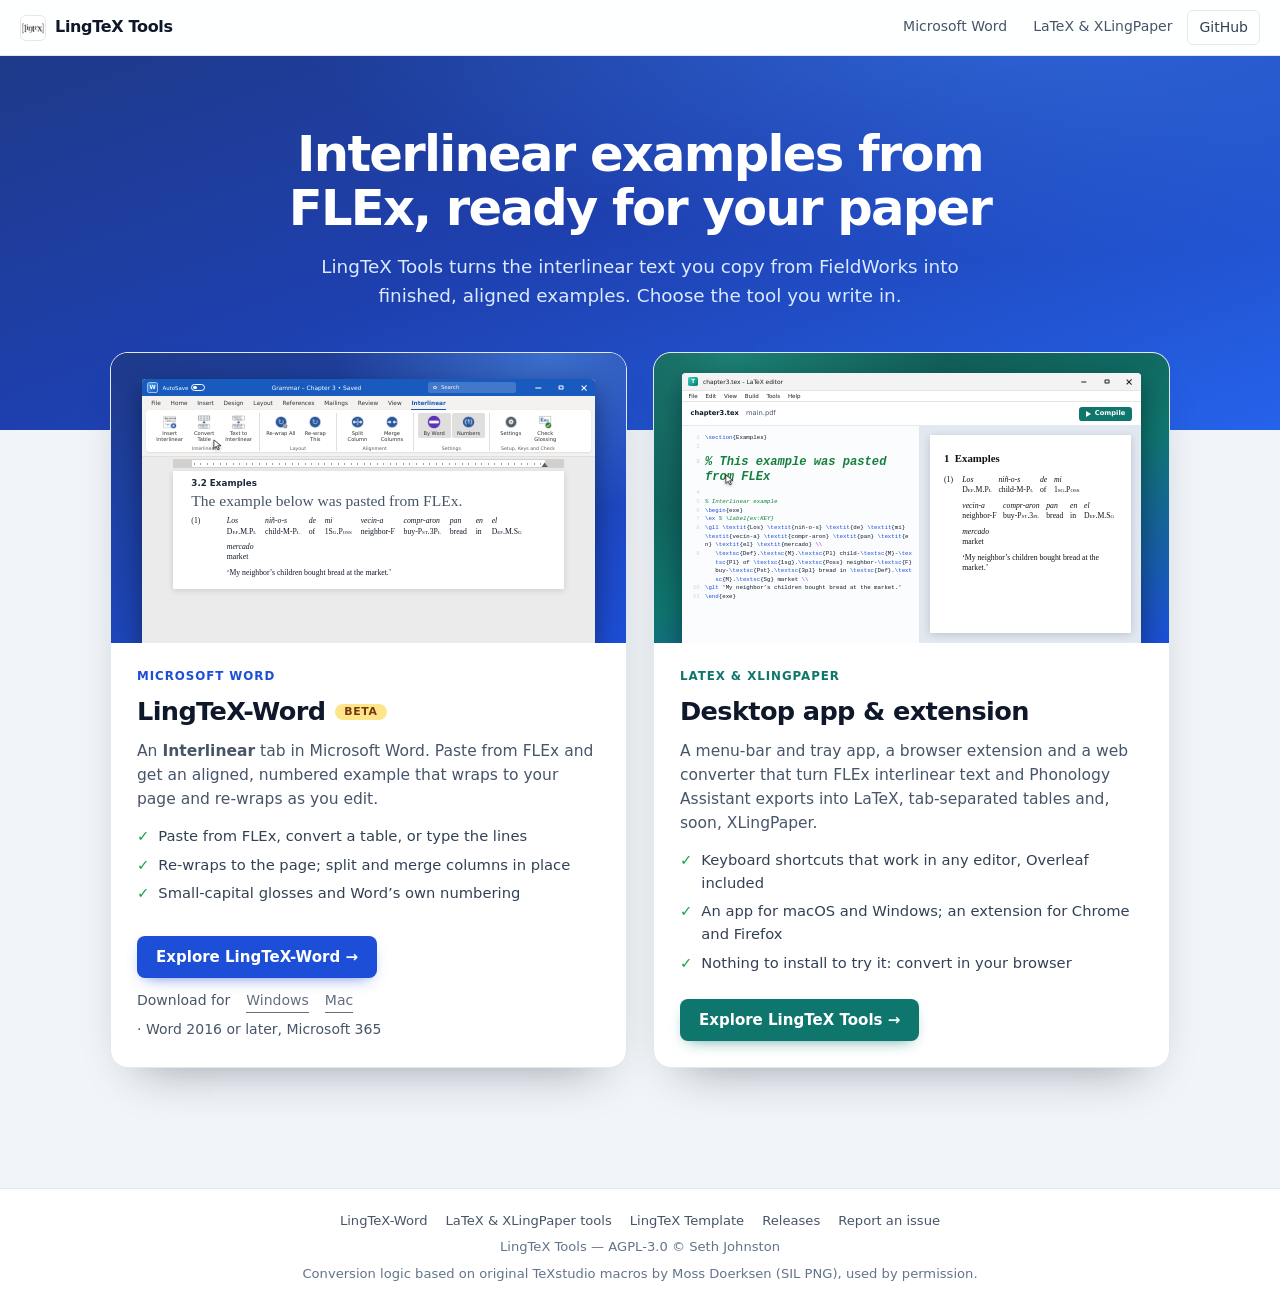
<file: docs/index.html>
<!DOCTYPE html>
<html lang="en">
<head>
<meta charset="UTF-8">
<meta name="viewport" content="width=device-width, initial-scale=1.0">
<meta name="theme-color" content="#1e40af">
<meta name="description" content="LingTeX Tools turns interlinear text copied from FLEx into finished examples: in Microsoft Word with LingTeX-Word, or as LaTeX and XLingPaper with the desktop app, browser extension and web converter.">
<title>LingTeX Tools</title>
<link rel="icon" type="image/png" href="assets/lingtex-icon-32.png">
<meta name="media-manifest" content="word/media/available.json">
<link rel="stylesheet" href="assets/win-mock.css">
<link rel="stylesheet" href="assets/site.css">
<link rel="stylesheet" href="assets/tex-demo.css">
<script>
// Links into the old single-page site (…/LingTeX-Tools/#download and so on)
// now belong to the LaTeX & XLingPaper page, or to the Word page.
(function () {
    var moved = { '#download': 'latex/#download', '#extensions': 'latex/#extensions',
                  '#shortcuts': 'latex/#shortcuts', '#try-online': 'latex/#try-online',
                  '#word-addin': 'word/' };
    if (moved[location.hash]) location.replace(moved[location.hash]);
})();
</script>
</head>
<body>

<nav class="site-nav">
  <a class="nav-brand" href="./"><img src="assets/lingtex-app.png" alt=""> LingTeX Tools</a>
  <div class="nav-links">
    <a href="word/">Microsoft Word</a>
    <a href="latex/">LaTeX &amp; XLingPaper</a>
    <a class="nav-gh" href="https://github.com/rulingAnts/LingTeX-Tools" target="_blank" rel="noopener">GitHub</a>
  </div>
</nav>

<main>
<section class="hero">
  <h1>Interlinear examples from FLEx, ready for your paper</h1>
  <p class="hero-sub">LingTeX Tools turns the interlinear text you copy from FieldWorks into finished, aligned examples. Choose the tool you write in.</p>
</section>

<div class="choices">

  <article class="choice word">
    <figure class="media-slot" data-video="word/media/word-loop.mp4" data-webm="word/media/word-loop.webm" data-poster="word/media/word-loop.jpg"
            data-label="LingTeX-Word in use: FLEx's Word line hidden (Tools, Configure, Interlinear), leaving Morphemes, Lex. Gloss and Free, the example copied, inserted into Word with Insert Interlinear, and, after the margin moves, re-wrapped with Re-wrap All">
      <div class="placeholder mock" aria-hidden="true">
        <div class="mock-flex">
          <div class="wm-titlebar"><span class="wm-icon wm-icon-flex">F</span><span class="wm-title">Sample - FieldWorks Language Explorer</span><span class="wm-controls"><i class="min"></i><i class="max"></i><i class="close"></i></span></div><div class="wm-menubar"><span>File</span><span>Send/Receive</span><span class="wm-menu-item mock-edit">Edit<span class="wm-ctx wm-dropdown mock-menu"><div class="dim">Undo<kbd>Ctrl+Z</kbd></div><div class="dim">Redo<kbd>Ctrl+Y</kbd></div><hr><div class="dim">Cut<kbd>Ctrl+X</kbd></div><div class="copy">Copy<kbd>Ctrl+C</kbd></div><div class="dim">Paste<kbd>Ctrl+V</kbd></div><hr><div>Select All<kbd>Ctrl+A</kbd></div></span></span><span>View</span><span>Data</span><span>Insert</span><span>Format</span><span class="wm-menu-item mock-tools">Tools<span class="wm-ctx wm-dropdown mock-tmenu"><div class="wm-submenu-host mock-cfg">Configure<b class="wm-arrow"></b><span class="wm-ctx wm-submenu mock-submenu"><div class="mock-interlin">Interlinear...</div><div>Restore Defaults...</div><hr><div>Set up Vernacular Writing Systems...</div><div>Set up Analysis Writing Systems...</div></span></div><hr><div>Spelling<b class="wm-arrow"></b></div><div>Utilities...</div><hr><div>Options...</div></span></span><span>Parser</span><span>Window</span><span>Help</span></div><div class="wm-flex-main"><div class="wm-sidebar"><div class="wm-side-head">Texts &amp; Words</div><div class="wm-side-list"><span class="on">Interlinear Texts</span><span>Concordance</span><span>Complex Concordance</span><span>Word List Concordance</span><span>Analyses</span><span>Bulk Edit Wordforms</span><span>Statistics</span></div><div class="wm-areas"><span>Lexicon</span><span class="on">Texts &amp; Words</span><span>Grammar</span><span>Notebook</span><span>Lists</span></div></div><div class="wm-flex-pane"><div class="wm-pane-head"><b>Interlinear Texts</b><span>At the market</span></div><div class="wm-flex-tabs"><span>Info</span><span>Baseline</span><span>Gloss</span><span>Analyze</span><span>Tagging</span><b>Print View</b><span>Text Chart</span></div>
          <div class="mock-flex-body"><div class="mock-text"><div class="mock-seg">1</div><div class="mock-lines"><div class="mock-sel"></div>
            <div class="mock-bundles"><div class="mock-row"><div class="mock-bundle wm-labels"><div class="mock-wd">Word</div><div class="mock-morphs"><div class="mock-m"><span>Morphemes</span><span>Lex. Gloss</span></div></div></div><div class="mock-bundle"><div class="mock-wd">Los</div><div class="mock-morphs"><div class="mock-m"><span>Los</span><span>DEF.M.PL</span></div></div></div><div class="mock-bundle"><div class="mock-wd">niños</div><div class="mock-morphs"><div class="mock-m"><span>niñ</span><span>child</span></div><div class="mock-m"><span>-o</span><span>M</span></div><div class="mock-m"><span>-s</span><span>PL</span></div></div></div><div class="mock-bundle"><div class="mock-wd">de</div><div class="mock-morphs"><div class="mock-m"><span>de</span><span>of</span></div></div></div><div class="mock-bundle"><div class="mock-wd">mi</div><div class="mock-morphs"><div class="mock-m"><span>mi</span><span>1SG.POSS</span></div></div></div><div class="mock-bundle"><div class="mock-wd">vecina</div><div class="mock-morphs"><div class="mock-m"><span>vecin</span><span>neighbor</span></div><div class="mock-m"><span>-a</span><span>F</span></div></div></div></div><div class="mock-row"><div class="mock-bundle"><div class="mock-wd">compraron</div><div class="mock-morphs"><div class="mock-m"><span>compr</span><span>buy</span></div><div class="mock-m"><span>-aron</span><span>PST.3PL</span></div></div></div><div class="mock-bundle"><div class="mock-wd">pan</div><div class="mock-morphs"><div class="mock-m"><span>pan</span><span>bread</span></div></div></div><div class="mock-bundle"><div class="mock-wd">en</div><div class="mock-morphs"><div class="mock-m"><span>en</span><span>in</span></div></div></div><div class="mock-bundle"><div class="mock-wd">el</div><div class="mock-morphs"><div class="mock-m"><span>el</span><span>DEF.M.SG</span></div></div></div><div class="mock-bundle"><div class="mock-wd">mercado</div><div class="mock-morphs"><div class="mock-m"><span>mercado</span><span>market</span></div></div></div></div></div>
            <div class="mock-free"><b>Free</b>My neighbor’s children bought bread at the market.</div>
          </div></div></div>
          </div></div>
          <div class="wm-dlg mock-dlg"><div class="wm-titlebar"><span class="wm-icon wm-icon-flex">F</span><span class="wm-title">Configure Interlinear Lines</span><span class="wm-controls"><i class="close"></i></span></div><div class="wm-dlg-client"><div class="wm-dlg-desc">Select the writing systems to display for each line. Drag the lines to reorder them. Some restrictions apply in editable views.</div><div class="wm-dlg-web"><div class="wm-dlg-grid"><div></div><div></div><div></div><div class="gc">Baseline</div><div class="gc">Spa</div><div class="gc">Best<br>Analysis</div><div class="gc">Eng</div><div class="wm-dlg-grp"><span>&#8801;</span><div></div><div>Word</div><div class="gc"><i class="wm-cb on mock-cbword"></i></div><div class="gc"><i class="wm-cb"></i></div><div class="gc"></div><div class="gc"></div></div><div class="wm-dlg-grp"><span>&#8801;</span><div class="wm-dlg-row morph"><span>&#8801;</span><div>Morphemes</div><div class="gc"><i class="wm-cb on"></i></div><div class="gc"><i class="wm-cb"></i></div><div class="gc"></div><div class="gc"></div></div><div class="wm-dlg-row morph"><span>&#8801;</span><div>Lex. Entries</div><div class="gc"><i class="wm-cb"></i></div><div class="gc"><i class="wm-cb"></i></div><div class="gc"></div><div class="gc"></div></div><div class="wm-dlg-row morph"><span>&#8801;</span><div>Lex. Gloss</div><div class="gc"></div><div class="gc"></div><div class="gc"><i class="wm-cb on"></i></div><div class="gc"><i class="wm-cb"></i></div></div><div class="wm-dlg-row morph"><span>&#8801;</span><div>Lex. Gram. Info.</div><div class="gc"></div><div class="gc"></div><div class="gc"><i class="wm-cb"></i></div><div class="gc"><i class="wm-cb"></i></div></div></div><div class="wm-dlg-grp"><span>&#8801;</span><div></div><div>Word Gloss</div><div class="gc"></div><div class="gc"></div><div class="gc"></div><div class="gc"><i class="wm-cb"></i></div></div><div class="wm-dlg-grp"><span>&#8801;</span><div></div><div>Word Cat.</div><div class="gc"></div><div class="gc"></div><div class="gc"><i class="wm-cb"></i></div><div class="gc"><i class="wm-cb"></i></div></div><div class="wm-dlg-grp"><span></span><div class="wm-dlg-row"><span>&#8801;</span><div>Free Translation</div><div class="gc"></div><div class="gc"></div><div class="gc"></div><div class="gc"><i class="wm-cb on"></i></div></div><div class="wm-dlg-row"><span>&#8801;</span><div>Literal Translation</div><div class="gc"></div><div class="gc"></div><div class="gc"></div><div class="gc"><i class="wm-cb"></i></div></div><div class="wm-dlg-row"><span>&#8801;</span><div>Note</div><div class="gc"></div><div class="gc"><i class="wm-cb"></i></div><div class="gc"></div><div class="gc"><i class="wm-cb"></i></div></div><div class="wm-dlg-row"><span>&#8801;</span><div>Media</div><div class="gc"></div><div class="gc"><i class="wm-cb"></i></div><div class="gc"></div><div class="gc"><i class="wm-cb"></i></div></div></div></div></div><i class="wm-dlg-grip"></i><div class="wm-dlg-btns"><span>Help</span><span>Cancel</span><span class="wm-dlg-ok mock-dlgok">OK</span></div></div></div>
        </div>
        <div class="mock-win">
          <div class="wm-titlebar wm-word"><span class="wm-icon wm-icon-word">W</span><span class="wm-autosave">AutoSave <b></b></span><span class="wm-title">Grammar – Chapter 3 • Saved</span><span class="wm-search">Search</span><span class="wm-controls"><i class="min"></i><i class="max"></i><i class="close"></i></span></div>
          <div class="wm-word-tabs"><span>File</span><span>Home</span><span>Insert</span><span>Design</span><span>Layout</span><span>References</span><span>Mailings</span><span>Review</span><span>View</span><b>Interlinear</b></div>
          <div class="wm-ribbon-bg"><div class="wm-ribbon"><div class="wm-group"><div class="wm-btns"><span class="wm-btn mock-insert-btn"><img src="assets/word-icons/igtInsert.png" alt="">Insert Interlinear<span class="mock-tip"><b>Insert Interlinear</b>Draws the interlinear text you copied in FLEx as an example.</span></span><span class="wm-btn"><img src="assets/word-icons/igtConvert.png" alt="">Convert Table</span><span class="wm-btn"><img src="assets/word-icons/igtFromText.png" alt="">Text to Interlinear</span></div><div class="wm-group-label">Interlinear</div></div><div class="wm-group"><div class="wm-btns"><span class="wm-btn mock-rewrap-btn"><img src="assets/word-icons/igtRewrapAll.png" alt="">Re-wrap All<span class="mock-tip mock-tip-rewrap"><b>Re-wrap All</b>Re-wraps every example in the document to fit the page.</span></span><span class="wm-btn"><img src="assets/word-icons/igtRewrapThis.png" alt="">Re-wrap This</span></div><div class="wm-group-label">Layout</div></div><div class="wm-group"><div class="wm-btns"><span class="wm-btn"><img src="assets/word-icons/igtSplit.png" alt="">Split Column</span><span class="wm-btn"><img src="assets/word-icons/igtMerge.png" alt="">Merge Columns</span></div><div class="wm-group-label">Alignment</div></div><div class="wm-group"><div class="wm-btns"><span class="wm-btn on"><img src="assets/word-icons/igtByWord.png" alt="">By Word</span><span class="wm-btn on"><img src="assets/word-icons/igtNumbers.png" alt="">Numbers</span></div><div class="wm-group-label">Settings</div></div><div class="wm-group"><div class="wm-btns"><span class="wm-btn"><img src="assets/word-icons/igtSettings.png" alt="">Settings</span><span class="wm-btn"><img src="assets/word-icons/igtCheck.png" alt="">Check Glossing</span></div><div class="wm-group-label">Setup, Keys and Check</div></div></div></div>
          <div class="mock-page"><div class="mock-ruler"><i></i></div><div class="mock-sheet">
            <h4>3.2 Examples</h4>
            <p class="prose">The example below was pasted from FLEx.</p>
            <div class="mock-caret"></div><div class="igt"><span class="igt-num">(1)</span><div class="igt-body">
              <div class="igt-cols">
                <span class="w"><i>Los</i><span><span class="sc">Def.M.Pl</span></span></span>
                <span class="w"><i>niñ-o-s</i><span>child-<span class="sc">M</span>-<span class="sc">Pl</span></span></span>
                <span class="w"><i>de</i><span>of</span></span>
                <span class="w"><i>mi</i><span><span class="sc">1Sg.Poss</span></span></span>
                <span class="w"><i>vecin-a</i><span>neighbor-<span class="sc">F</span></span></span>
                <span class="w"><i>compr-aron</i><span>buy-<span class="sc">Pst.3Pl</span></span></span>
                <span class="w"><i>pan</i><span>bread</span></span>
                <span class="w"><i>en</i><span>in</span></span>
                <span class="w"><i>el</i><span><span class="sc">Def.M.Sg</span></span></span>
                <span class="w"><i>mercado</i><span>market</span></span>
              </div>
              <div class="igt-free">‘My neighbor’s children bought bread at the market.’</div>
            </div></div>
          </div></div>
        </div>
        <div class="mock-cursor"><svg viewBox="0 0 24 24" aria-hidden="true"><path d="M4 2 L4 20 L9 15.5 L12.5 23 L15.5 21.6 L12 14.3 L19 14.3 Z" fill="#fff" stroke="#000" stroke-width="1.4" stroke-linejoin="round"/></svg></div>
      </div>
    </figure>
    <div class="choice-body">
      <div class="choice-kicker">Microsoft Word</div>
      <h2>LingTeX-Word <span class="tag">Beta</span></h2>
      <p>An <strong>Interlinear</strong> tab in Microsoft Word. Paste from FLEx and get an aligned, numbered example that wraps to your page and re-wraps as you edit.</p>
      <ul class="checks">
        <li>Paste from FLEx, convert a table, or type the lines</li>
        <li>Re-wraps to the page; split and merge columns in place</li>
        <li>Small-capital glosses and Word’s own numbering</li>
      </ul>
      <div class="choice-actions">
        <div class="btn-row"><a class="btn btn-primary" href="word/">Explore LingTeX-Word &rarr;</a></div>
        <div class="link-row">
          <span>Download for</span>
          <a data-word="exe" href="https://github.com/rulingAnts/LingTeX-Tools/releases/download/word-v0.1.0-beta.10/LingTeX-Word-Setup-word-v0.1.0-beta.10.exe">Windows</a>
          <a data-word="maczip" href="https://github.com/rulingAnts/LingTeX-Tools/releases/download/word-v0.1.0-beta.10/LingTeX-Word-word-v0.1.0-beta.10-macos.dmg">Mac</a>
          <span>· Word 2016 or later, Microsoft 365</span>
        </div>
      </div>
    </div>
  </article>

  <article class="choice latex">
    <figure class="td-slot" role="img" aria-label="FLEx's Word line hidden (Tools, Configure, Interlinear), leaving Morphemes, Lex. Gloss and Free, then an interlinear example selected and copied in FLEx, pasted into a LaTeX editor with the LingTeX Tools shortcut as a gll example, then compiled and shown typeset">
      <div class="td-win td-flex" aria-hidden="true">
        <div class="wm-titlebar"><span class="wm-icon wm-icon-flex">F</span><span class="wm-title">Sample - FieldWorks Language Explorer</span><span class="wm-controls"><i class="min"></i><i class="max"></i><i class="close"></i></span></div><div class="wm-menubar"><span>File</span><span>Send/Receive</span><span class="wm-menu-item td-edit">Edit<span class="wm-ctx wm-dropdown td-menu"><div class="dim">Undo<kbd>Ctrl+Z</kbd></div><div class="dim">Redo<kbd>Ctrl+Y</kbd></div><hr><div class="dim">Cut<kbd>Ctrl+X</kbd></div><div class="td-copy">Copy<kbd>Ctrl+C</kbd></div><div class="dim">Paste<kbd>Ctrl+V</kbd></div><hr><div>Select All<kbd>Ctrl+A</kbd></div></span></span><span>View</span><span>Data</span><span>Insert</span><span>Format</span><span class="wm-menu-item td-tools">Tools<span class="wm-ctx wm-dropdown td-tmenu"><div class="wm-submenu-host td-cfg">Configure<b class="wm-arrow"></b><span class="wm-ctx wm-submenu td-submenu"><div class="td-interlin">Interlinear...</div><div>Restore Defaults...</div><hr><div>Set up Vernacular Writing Systems...</div><div>Set up Analysis Writing Systems...</div></span></div><hr><div>Spelling<b class="wm-arrow"></b></div><div>Utilities...</div><hr><div>Options...</div></span></span><span>Parser</span><span>Window</span><span>Help</span></div><div class="wm-flex-main"><div class="wm-sidebar"><div class="wm-side-head">Texts &amp; Words</div><div class="wm-side-list"><span class="on">Interlinear Texts</span><span>Concordance</span><span>Complex Concordance</span><span>Word List Concordance</span><span>Analyses</span><span>Bulk Edit Wordforms</span><span>Statistics</span></div><div class="wm-areas"><span>Lexicon</span><span class="on">Texts &amp; Words</span><span>Grammar</span><span>Notebook</span><span>Lists</span></div></div><div class="wm-flex-pane"><div class="wm-pane-head"><b>Interlinear Texts</b><span>At the market</span></div><div class="wm-flex-tabs"><span>Info</span><span>Baseline</span><span>Gloss</span><span>Analyze</span><span>Tagging</span><b>Print View</b><span>Text Chart</span></div>
        <div class="td-flex-body"><div class="td-text"><div class="td-seg">1</div><div class="td-lines"><div class="td-sel"></div>
          <div class="td-bundles"><div class="td-row"><div class="td-bundle wm-labels"><div class="td-wd">Word</div><div class="td-morphs"><div class="td-m"><span>Morphemes</span><span>Lex. Gloss</span></div></div></div><div class="td-bundle"><div class="td-wd">Los</div><div class="td-morphs"><div class="td-m"><span>Los</span><span>DEF.M.PL</span></div></div></div><div class="td-bundle"><div class="td-wd">niños</div><div class="td-morphs"><div class="td-m"><span>niñ</span><span>child</span></div><div class="td-m"><span>-o</span><span>M</span></div><div class="td-m"><span>-s</span><span>PL</span></div></div></div><div class="td-bundle"><div class="td-wd">de</div><div class="td-morphs"><div class="td-m"><span>de</span><span>of</span></div></div></div><div class="td-bundle"><div class="td-wd">mi</div><div class="td-morphs"><div class="td-m"><span>mi</span><span>1SG.POSS</span></div></div></div><div class="td-bundle"><div class="td-wd">vecina</div><div class="td-morphs"><div class="td-m"><span>vecin</span><span>neighbor</span></div><div class="td-m"><span>-a</span><span>F</span></div></div></div></div><div class="td-row"><div class="td-bundle"><div class="td-wd">compraron</div><div class="td-morphs"><div class="td-m"><span>compr</span><span>buy</span></div><div class="td-m"><span>-aron</span><span>PST.3PL</span></div></div></div><div class="td-bundle"><div class="td-wd">pan</div><div class="td-morphs"><div class="td-m"><span>pan</span><span>bread</span></div></div></div><div class="td-bundle"><div class="td-wd">en</div><div class="td-morphs"><div class="td-m"><span>en</span><span>in</span></div></div></div><div class="td-bundle"><div class="td-wd">el</div><div class="td-morphs"><div class="td-m"><span>el</span><span>DEF.M.SG</span></div></div></div><div class="td-bundle"><div class="td-wd">mercado</div><div class="td-morphs"><div class="td-m"><span>mercado</span><span>market</span></div></div></div></div></div>
          <div class="td-free"><b>Free</b>My neighbor’s children bought bread at the market.</div>
        </div></div></div>
        </div></div>
        <div class="wm-dlg td-dlg"><div class="wm-titlebar"><span class="wm-icon wm-icon-flex">F</span><span class="wm-title">Configure Interlinear Lines</span><span class="wm-controls"><i class="close"></i></span></div><div class="wm-dlg-client"><div class="wm-dlg-desc">Select the writing systems to display for each line. Drag the lines to reorder them. Some restrictions apply in editable views.</div><div class="wm-dlg-web"><div class="wm-dlg-grid"><div></div><div></div><div></div><div class="gc">Baseline</div><div class="gc">Spa</div><div class="gc">Best<br>Analysis</div><div class="gc">Eng</div><div class="wm-dlg-grp"><span>&#8801;</span><div></div><div>Word</div><div class="gc"><i class="wm-cb on td-cbword"></i></div><div class="gc"><i class="wm-cb"></i></div><div class="gc"></div><div class="gc"></div></div><div class="wm-dlg-grp"><span>&#8801;</span><div class="wm-dlg-row morph"><span>&#8801;</span><div>Morphemes</div><div class="gc"><i class="wm-cb on"></i></div><div class="gc"><i class="wm-cb"></i></div><div class="gc"></div><div class="gc"></div></div><div class="wm-dlg-row morph"><span>&#8801;</span><div>Lex. Entries</div><div class="gc"><i class="wm-cb"></i></div><div class="gc"><i class="wm-cb"></i></div><div class="gc"></div><div class="gc"></div></div><div class="wm-dlg-row morph"><span>&#8801;</span><div>Lex. Gloss</div><div class="gc"></div><div class="gc"></div><div class="gc"><i class="wm-cb on"></i></div><div class="gc"><i class="wm-cb"></i></div></div><div class="wm-dlg-row morph"><span>&#8801;</span><div>Lex. Gram. Info.</div><div class="gc"></div><div class="gc"></div><div class="gc"><i class="wm-cb"></i></div><div class="gc"><i class="wm-cb"></i></div></div></div><div class="wm-dlg-grp"><span>&#8801;</span><div></div><div>Word Gloss</div><div class="gc"></div><div class="gc"></div><div class="gc"></div><div class="gc"><i class="wm-cb"></i></div></div><div class="wm-dlg-grp"><span>&#8801;</span><div></div><div>Word Cat.</div><div class="gc"></div><div class="gc"></div><div class="gc"><i class="wm-cb"></i></div><div class="gc"><i class="wm-cb"></i></div></div><div class="wm-dlg-grp"><span></span><div class="wm-dlg-row"><span>&#8801;</span><div>Free Translation</div><div class="gc"></div><div class="gc"></div><div class="gc"></div><div class="gc"><i class="wm-cb on"></i></div></div><div class="wm-dlg-row"><span>&#8801;</span><div>Literal Translation</div><div class="gc"></div><div class="gc"></div><div class="gc"></div><div class="gc"><i class="wm-cb"></i></div></div><div class="wm-dlg-row"><span>&#8801;</span><div>Note</div><div class="gc"></div><div class="gc"><i class="wm-cb"></i></div><div class="gc"></div><div class="gc"><i class="wm-cb"></i></div></div><div class="wm-dlg-row"><span>&#8801;</span><div>Media</div><div class="gc"></div><div class="gc"><i class="wm-cb"></i></div><div class="gc"></div><div class="gc"><i class="wm-cb"></i></div></div></div></div></div><i class="wm-dlg-grip"></i><div class="wm-dlg-btns"><span>Help</span><span>Cancel</span><span class="wm-dlg-ok td-dlgok">OK</span></div></div></div>
      </div>
      <div class="td-win td-editor" aria-hidden="true">
        <div class="wm-titlebar"><span class="wm-icon wm-icon-tex">T</span><span class="wm-title">chapter3.tex - LaTeX editor</span><span class="wm-controls"><i class="min"></i><i class="max"></i><i class="close"></i></span></div><div class="wm-menubar"><span>File</span><span>Edit</span><span>View</span><span>Build</span><span>Tools</span><span>Help</span></div>
        <div class="td-tool"><span class="td-file">chapter3.tex</span><span>main.pdf</span><span class="td-compile">Compile</span></div>
        <div class="td-panes">
          <div class="td-code"><div class="td-l"><span class="c">\section</span>{Examples}</div><div class="td-l"> </div><div class="td-l td-big"><span class="cm">% This example was pasted from FLEx</span></div><div class="td-l td-caret-line"><span class="td-caret"></span></div><div class="td-paste"><div class="td-l"><span class="cm">% Interlinear example</span></div><div class="td-l"><span class="c">\begin</span>{exe}</div><div class="td-l"><span class="c">\ex</span> <span class="cm">% \label{ex:KEY}</span></div><div class="td-l"><span class="c">\gll</span> <span class="c">\textit</span>{Los} <span class="c">\textit</span>{niñ-o-s} <span class="c">\textit</span>{de} <span class="c">\textit</span>{mi} <span class="c">\textit</span>{vecin-a} <span class="c">\textit</span>{compr-aron} <span class="c">\textit</span>{pan} <span class="c">\textit</span>{en} <span class="c">\textit</span>{el} <span class="c">\textit</span>{mercado} <span class="k">\\</span></div><div class="td-l td-in"><span class="c">\textsc</span>{Def}.<span class="c">\textsc</span>{M}.<span class="c">\textsc</span>{Pl} child-<span class="c">\textsc</span>{M}-<span class="c">\textsc</span>{Pl} of <span class="c">\textsc</span>{1sg}.<span class="c">\textsc</span>{Poss} neighbor-<span class="c">\textsc</span>{F} buy-<span class="c">\textsc</span>{Pst}.<span class="c">\textsc</span>{3pl} bread in <span class="c">\textsc</span>{Def}.<span class="c">\textsc</span>{M}.<span class="c">\textsc</span>{Sg} market <span class="k">\\</span></div><div class="td-l"><span class="c">\glt</span> 'My neighbor’s children bought bread at the market.'</div><div class="td-l"><span class="c">\end</span>{exe}</div></div></div>
          <div class="td-pdf"><div class="td-progress"></div><div class="td-page"><div class="td-render">
            <div class="td-h">1&nbsp;&nbsp;Examples</div>
            <div class="td-ex"><span class="td-num">(1)</span><div><div class="td-cols"><span class="td-w"><i>Los</i><span><span class="td-sc">Def.M.Pl</span></span></span><span class="td-w"><i>niñ-o-s</i><span>child-<span class="td-sc">M</span>-<span class="td-sc">Pl</span></span></span><span class="td-w"><i>de</i><span>of</span></span><span class="td-w"><i>mi</i><span><span class="td-sc">1sg.Poss</span></span></span><span class="td-w"><i>vecin-a</i><span>neighbor-<span class="td-sc">F</span></span></span><span class="td-w"><i>compr-aron</i><span>buy-<span class="td-sc">Pst.3pl</span></span></span><span class="td-w"><i>pan</i><span>bread</span></span><span class="td-w"><i>en</i><span>in</span></span><span class="td-w"><i>el</i><span><span class="td-sc">Def.M.Sg</span></span></span><span class="td-w"><i>mercado</i><span>market</span></span></div><div class="td-tr">‘My neighbor’s children bought bread at the market.’</div></div></div>
          </div></div></div>
        </div>
      </div>
      <div class="td-keys" aria-hidden="true"><kbd>Ctrl</kbd><kbd>Shift</kbd><kbd>V</kbd><span>LingTeX smart paste</span></div>
      <div class="td-cursor" aria-hidden="true"><svg viewBox="0 0 24 24" aria-hidden="true"><path d="M4 2 L4 20 L9 15.5 L12.5 23 L15.5 21.6 L12 14.3 L19 14.3 Z" fill="#fff" stroke="#000" stroke-width="1.4" stroke-linejoin="round"/></svg></div>
    </figure>
    <div class="choice-body">
      <div class="choice-kicker">LaTeX &amp; XLingPaper</div>
      <h2>Desktop app &amp; extension</h2>
      <p>A menu-bar and tray app, a browser extension and a web converter that turn FLEx interlinear text and Phonology Assistant exports into LaTeX, tab-separated tables and, soon, XLingPaper.</p>
      <ul class="checks">
        <li>Keyboard shortcuts that work in any editor, Overleaf included</li>
        <li>An app for macOS and Windows; an extension for Chrome and Firefox</li>
        <li>Nothing to install to try it: convert in your browser</li>
      </ul>
      <div class="choice-actions">
        <div class="btn-row">
          <a class="btn btn-teal" href="latex/">Explore LingTeX Tools &rarr;</a>
        </div>
      </div>
    </div>
  </article>

</div>
</main>

<footer>
  <div class="footer-links">
    <a href="word/">LingTeX-Word</a>
    <a href="latex/">LaTeX &amp; XLingPaper tools</a>
    <a href="https://github.com/rulingAnts/LingTeX" target="_blank" rel="noopener">LingTeX Template</a>
    <a href="https://github.com/rulingAnts/LingTeX-Tools/releases" target="_blank" rel="noopener">Releases</a>
    <a href="https://github.com/rulingAnts/LingTeX-Tools/issues" target="_blank" rel="noopener">Report an issue</a>
  </div>
  <div>LingTeX Tools — AGPL-3.0 &copy; Seth Johnston</div>
  <div>Conversion logic based on original TeXstudio macros by Moss Doerksen (SIL PNG), used by permission.</div>
</footer>

<script src="assets/word-release.js"></script>
<script src="assets/media.js"></script>
<script>
// The old service worker is gone; its stub clears caches and unregisters itself.
if ('serviceWorker' in navigator) {
    navigator.serviceWorker.register('./sw.js', { updateViaCache: 'none' });
}
</script>
</body>
</html>
</file>
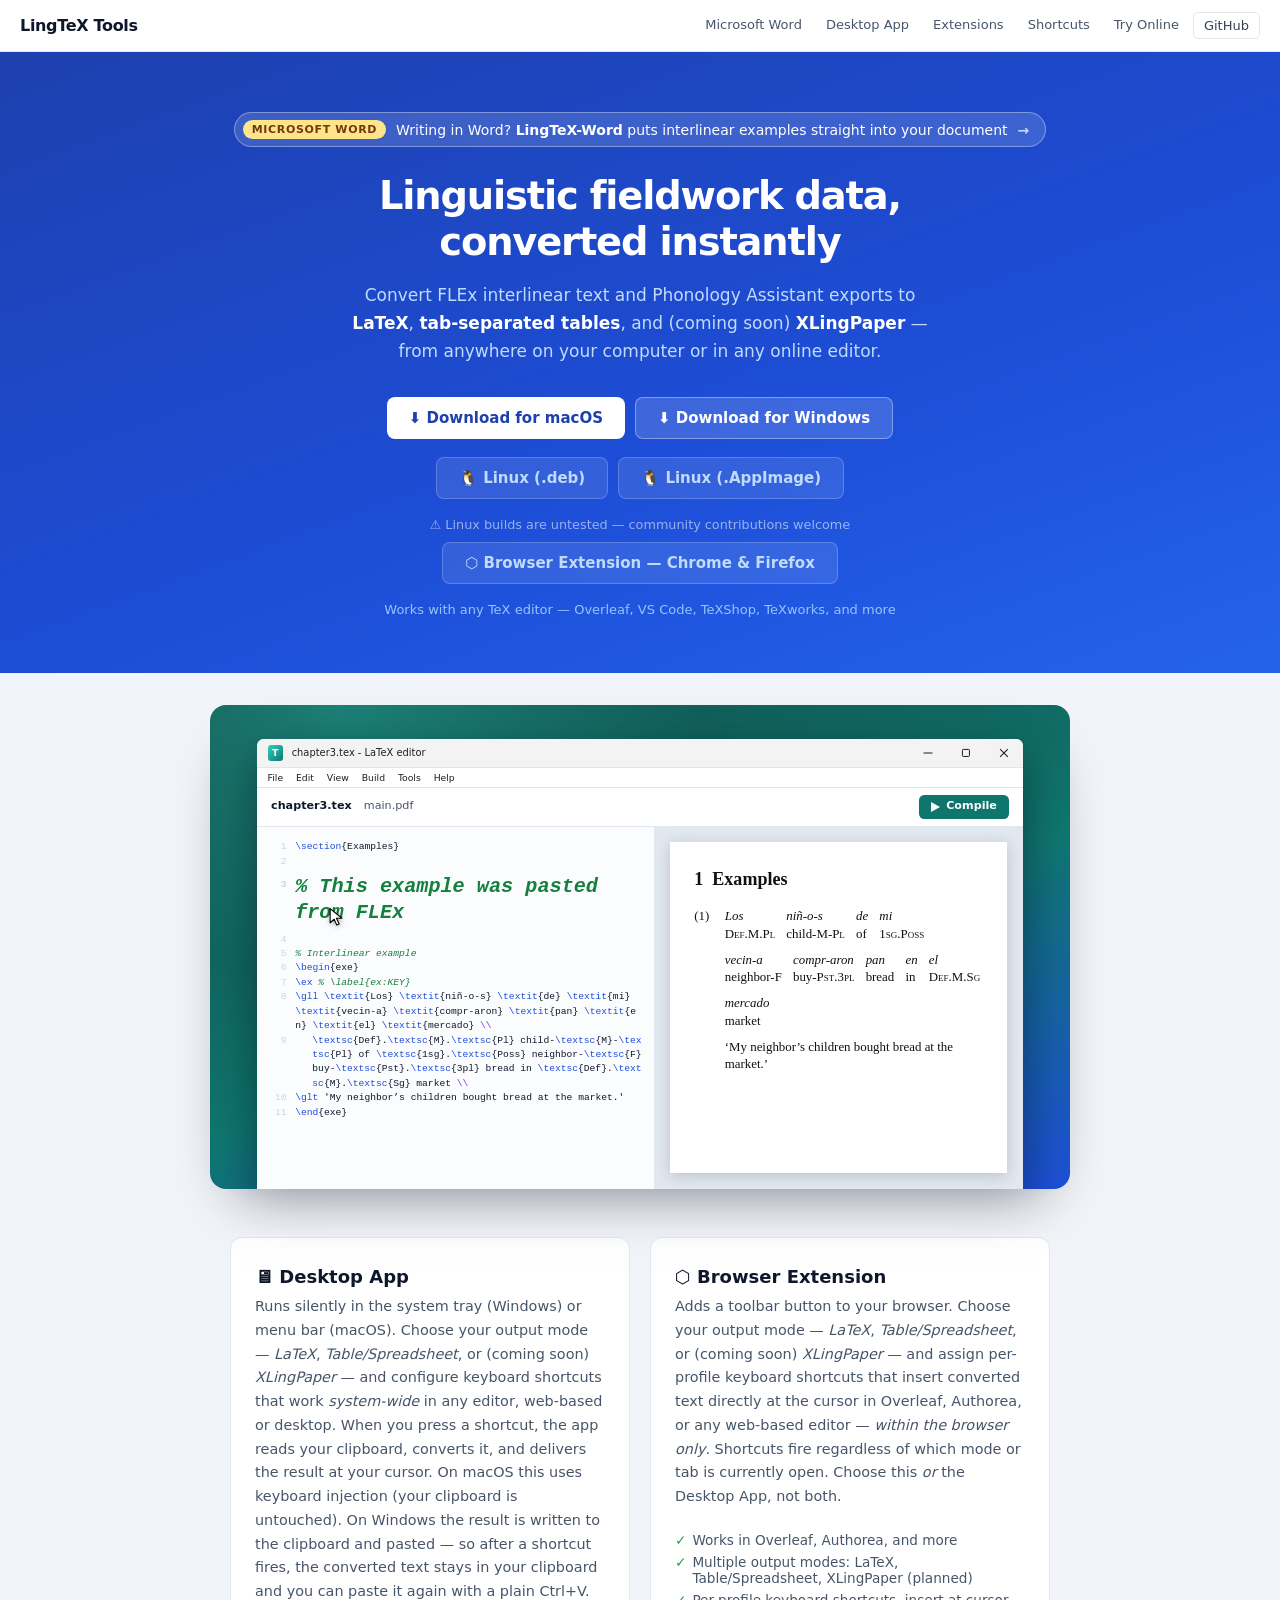
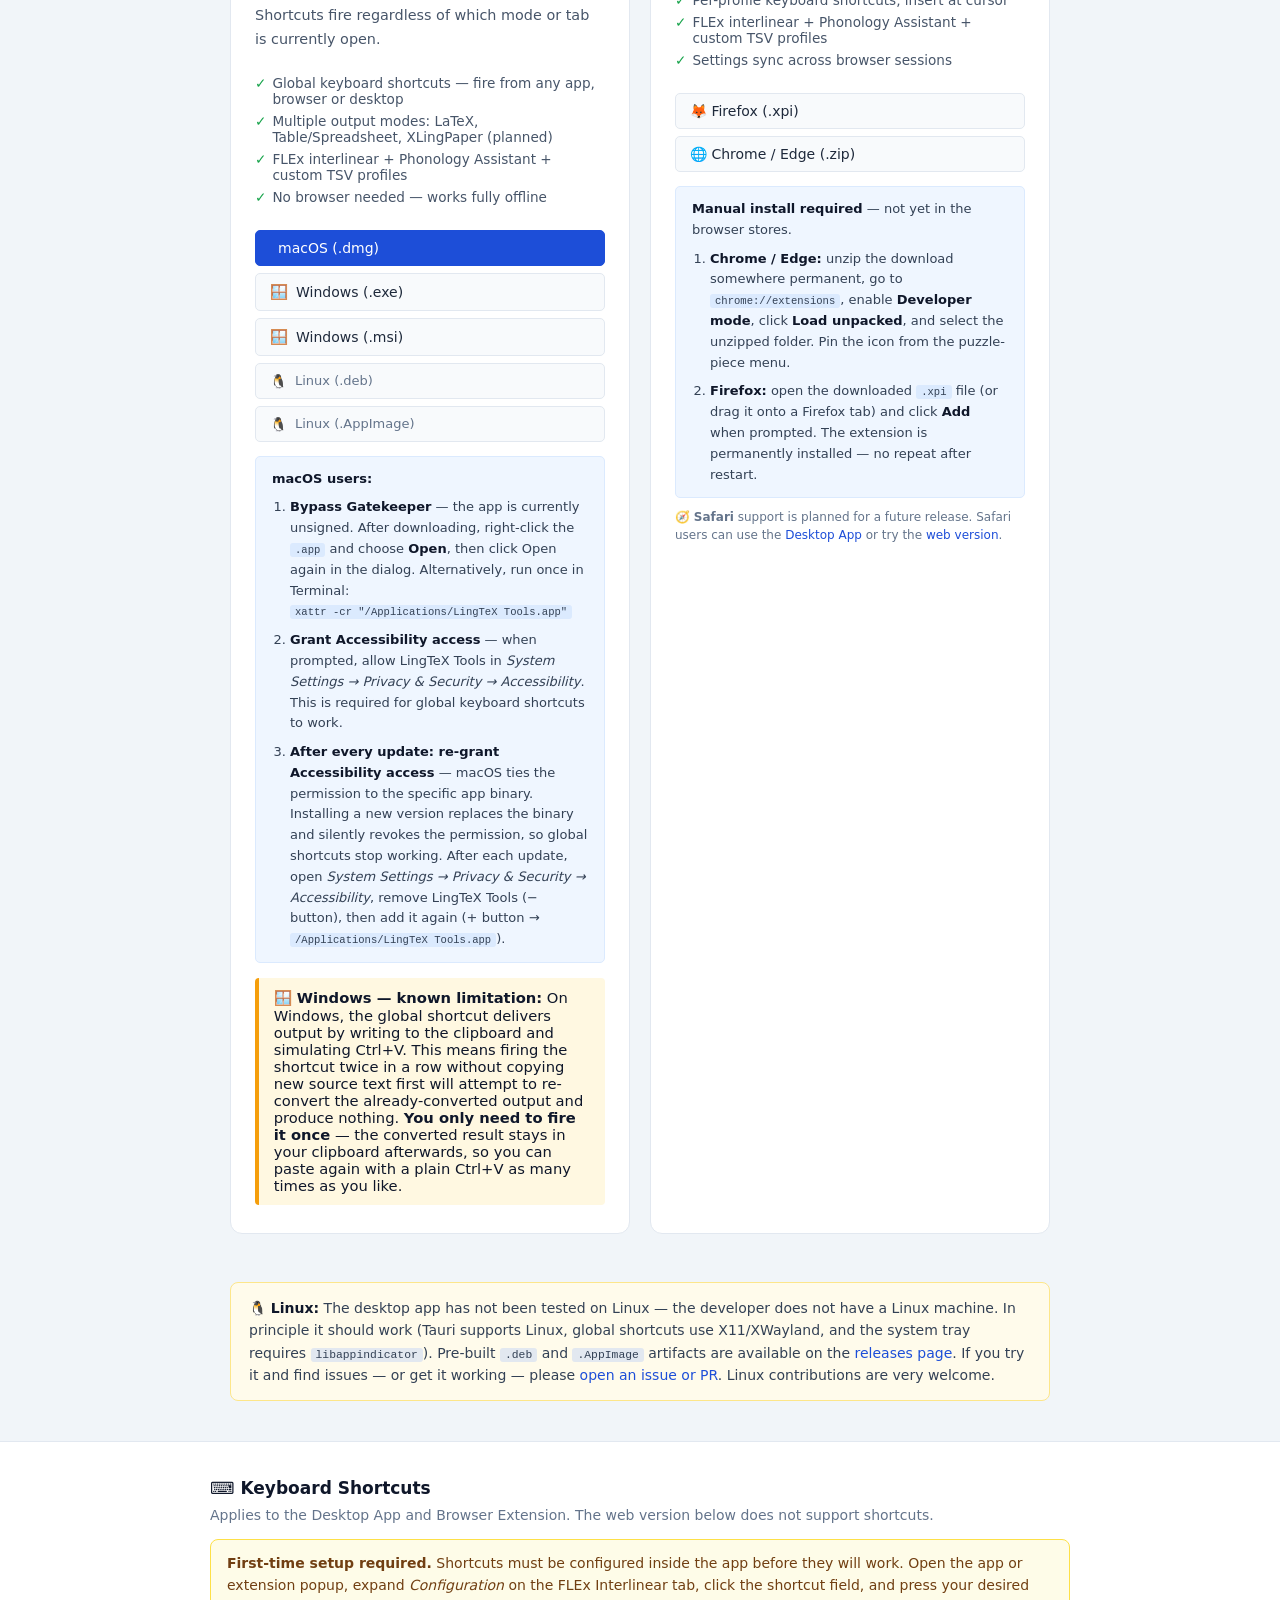
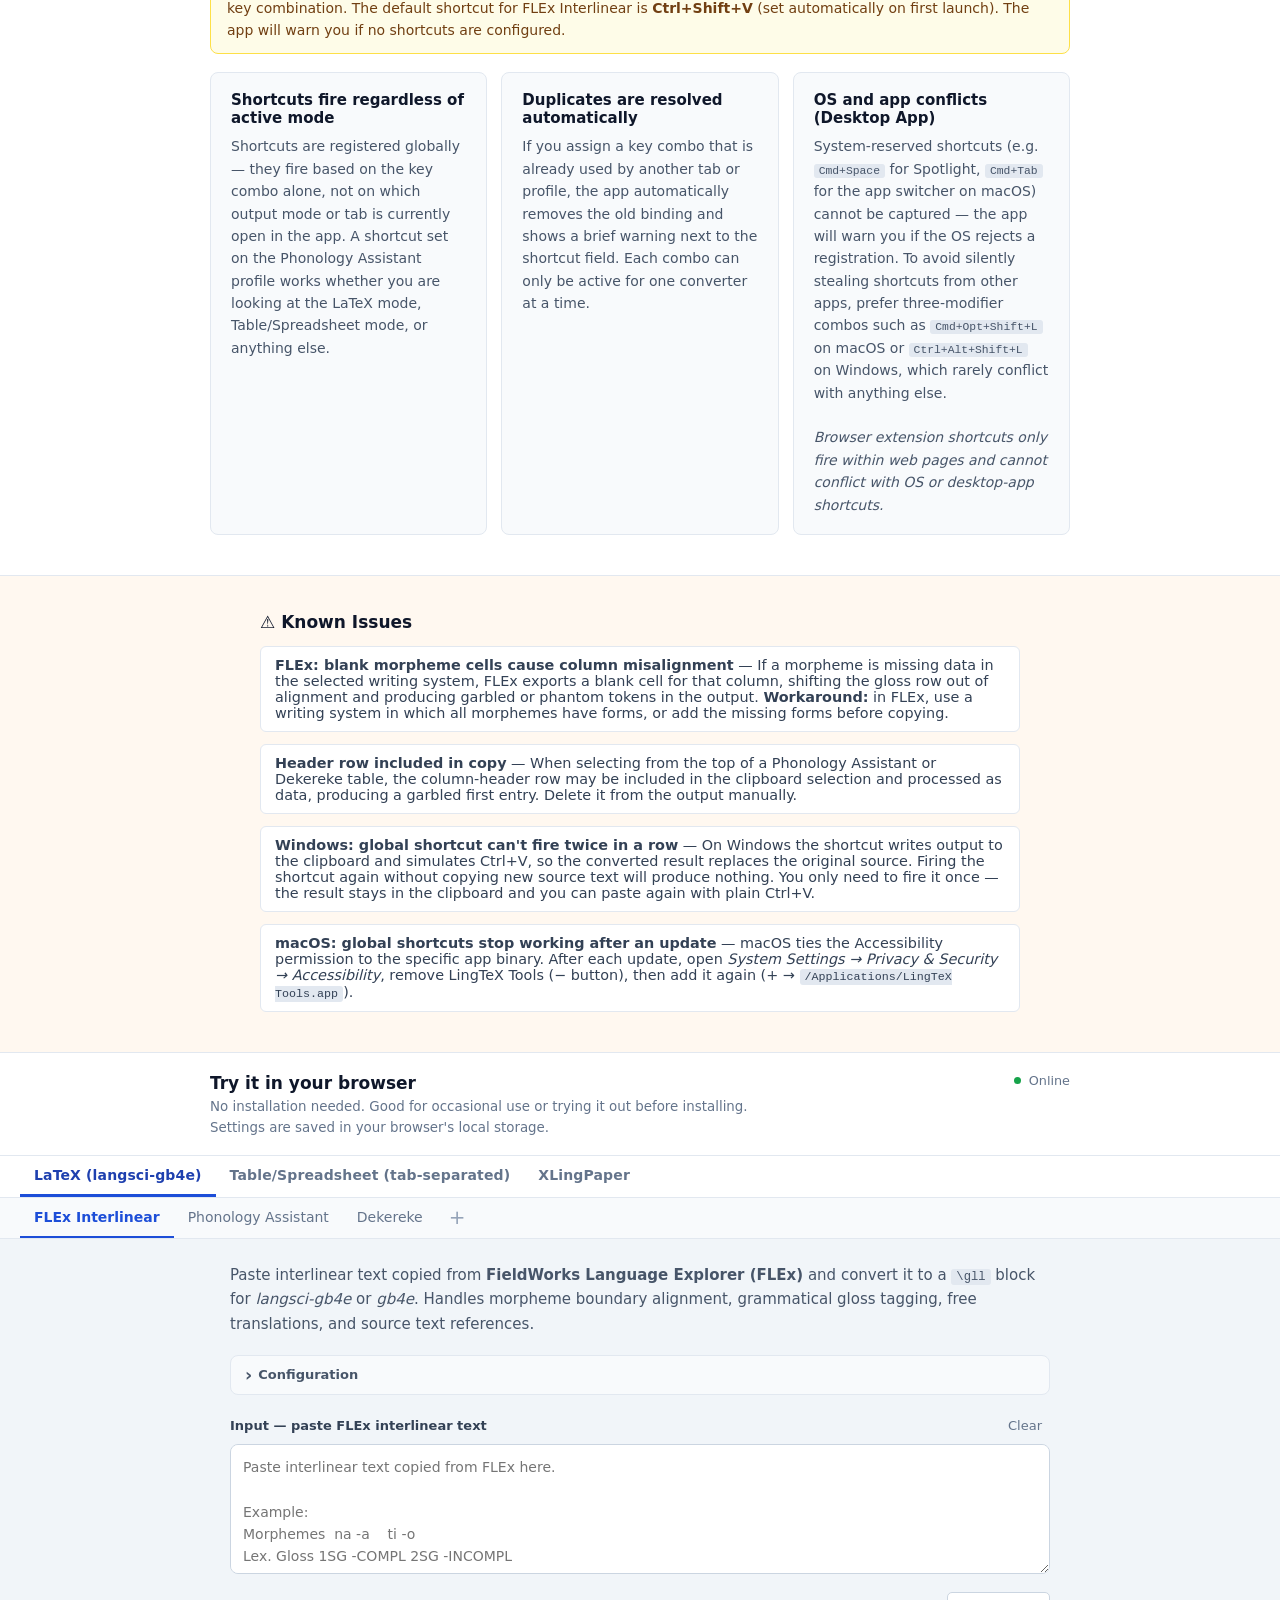
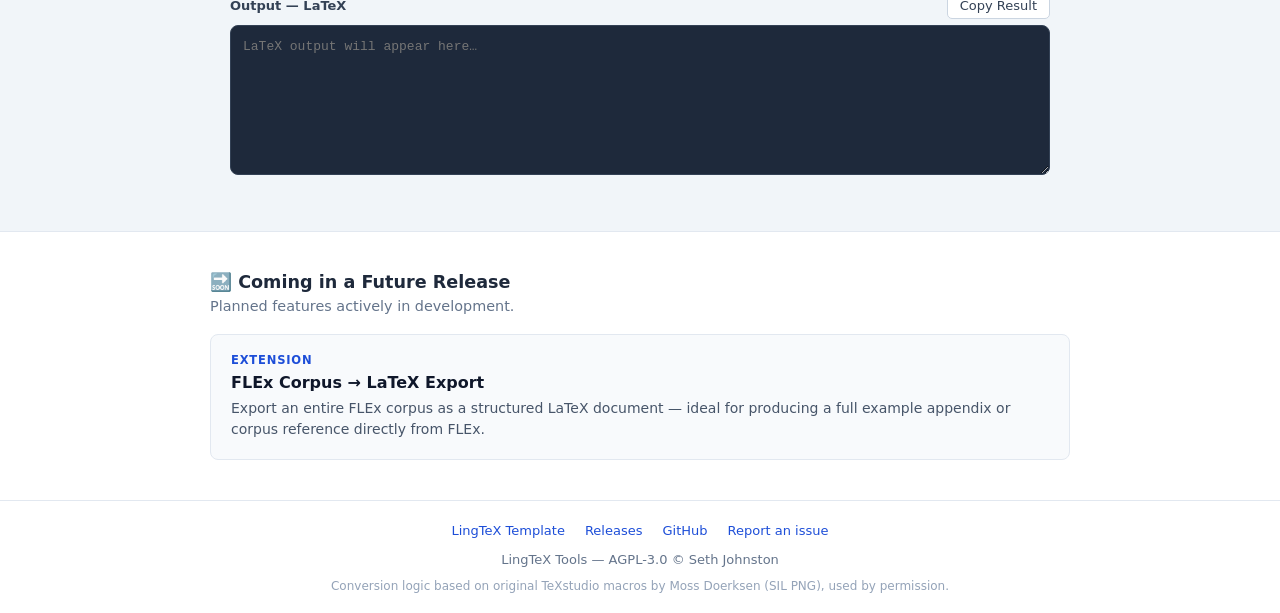
<file: docs/latex/index.html>
<!DOCTYPE html>
<html lang="en">
<head>
<meta charset="UTF-8">
<meta name="viewport" content="width=device-width, initial-scale=1.0">
<meta name="theme-color" content="#1d4ed8">
<meta name="description" content="LingTeX Tools — convert FLEx interlinear and Phonology Assistant exports to LaTeX, tab-separated tables, and more. Desktop app (macOS &amp; Windows) and browser extension (Chrome &amp; Firefox).">
<title>LingTeX Tools · LaTeX &amp; XLingPaper</title>
<link rel="icon" type="image/png" href="../assets/lingtex-icon-32.png">
<link rel="stylesheet" href="../assets/win-mock.css">
<link rel="stylesheet" href="../assets/tex-demo.css">
<style>
/* ── Reset ───────────────────────────────────────────────────────────────── */
*, *::before, *::after { box-sizing: border-box; margin: 0; padding: 0; }

/* ── Design tokens ───────────────────────────────────────────────────────── */
:root {
  --blue-50:   #eff6ff;
  --blue-100:  #dbeafe;
  --blue-600:  #2563eb;
  --blue-700:  #1d4ed8;
  --blue-800:  #1e40af;
  --slate-50:  #f8fafc;
  --slate-100: #f1f5f9;
  --slate-200: #e2e8f0;
  --slate-300: #cbd5e1;
  --slate-400: #94a3b8;
  --slate-500: #64748b;
  --slate-600: #475569;
  --slate-700: #334155;
  --slate-800: #1e293b;
  --slate-900: #0f172a;
  --green-50:  #f0fdf4;
  --green-200: #bbf7d0;
  --green-600: #16a34a;
  --red-50:    #fef2f2;
  --red-200:   #fecaca;
  --red-600:   #dc2626;
  --amber-50:  #fffbeb;
  --amber-200: #fde68a;
  --amber-600: #d97706;

  --font:      system-ui, -apple-system, BlinkMacSystemFont, 'Segoe UI', Roboto, sans-serif;
  --mono:      ui-monospace, 'Cascadia Code', 'JetBrains Mono', 'Fira Code', Consolas, monospace;
  --r:         8px;
  --r-sm:      5px;
  --r-lg:      12px;
  --max-w:     860px;
}

/* ── Base ────────────────────────────────────────────────────────────────── */
html { font-size: 16px; scroll-behavior: smooth; }
body {
  font-family: var(--font);
  background: var(--slate-100);
  color: var(--slate-900);
  min-height: 100dvh;
  display: flex;
  flex-direction: column;
}
code {
  font-family: var(--mono);
  font-size: 0.8125em;
  background: var(--slate-200);
  padding: 1px 5px;
  border-radius: 3px;
}
a { color: var(--blue-700); text-decoration: none; }
a:hover { text-decoration: underline; }

/* ── Site navigation ─────────────────────────────────────────────────────── */
.site-nav {
  background: #fff;
  border-bottom: 1px solid var(--slate-200);
  padding: 0 20px;
  display: flex;
  align-items: center;
  justify-content: space-between;
  gap: 16px;
  height: 52px;
  position: sticky;
  top: 0;
  z-index: 100;
}
.nav-brand {
  font-size: 1rem;
  font-weight: 700;
  letter-spacing: -0.02em;
  color: var(--slate-900);
  white-space: nowrap;
}
.nav-links {
  display: flex;
  gap: 4px;
  flex-wrap: wrap;
}
.nav-links a {
  font-size: 0.8125rem;
  color: var(--slate-600);
  padding: 5px 10px;
  border-radius: var(--r-sm);
  white-space: nowrap;
  transition: background .15s, color .15s;
}
.nav-links a:hover { background: var(--slate-100); color: var(--slate-900); text-decoration: none; }
.nav-links a.nav-gh {
  border: 1px solid var(--slate-200);
  color: var(--slate-700);
}
.nav-links a.nav-gh:hover { background: var(--slate-50); border-color: var(--slate-300); }

/* ── Hero ────────────────────────────────────────────────────────────────── */
.hero {
  background: linear-gradient(160deg, var(--blue-800) 0%, var(--blue-700) 60%, #2563eb 100%);
  color: #fff;
  padding: 60px 20px 56px;
  text-align: center;
}
.hero h1 {
  font-size: clamp(1.6rem, 4vw, 2.4rem);
  font-weight: 800;
  letter-spacing: -0.03em;
  line-height: 1.2;
  max-width: 680px;
  margin: 0 auto 16px;
}
.hero-sub {
  font-size: 1.0625rem;
  color: #bfdbfe;
  line-height: 1.65;
  max-width: 580px;
  margin: 0 auto 32px;
}
.hero-btns {
  display: flex;
  gap: 10px;
  justify-content: center;
  flex-wrap: wrap;
  margin-bottom: 18px;
}
.hero-btns a {
  display: inline-flex;
  align-items: center;
  gap: 7px;
  padding: 11px 22px;
  border-radius: var(--r);
  font: 600 0.9375rem var(--font);
  text-decoration: none;
  transition: background .15s, transform .1s;
}
.hero-btns a:hover { transform: translateY(-1px); }
.btn-hero-mac  { background: #fff; color: var(--blue-800); }
.btn-hero-mac:hover  { background: var(--blue-50); }
.btn-hero-win  { background: rgba(255,255,255,0.15); color: #fff; border: 1.5px solid rgba(255,255,255,0.35); }
.btn-hero-win:hover  { background: rgba(255,255,255,0.25); }
.btn-hero-ext  { background: rgba(255,255,255,0.10); color: #bfdbfe; border: 1.5px solid rgba(255,255,255,0.20); font-size: 0.875rem; padding: 8px 16px; }
.btn-hero-ext:hover  { background: rgba(255,255,255,0.18); }
.hero-note { font-size: 0.8125rem; color: #93c5fd; margin-top: 4px; }

/* ── Products section ────────────────────────────────────────────────────── */
.products {
  max-width: var(--max-w);
  margin: 0 auto;
  padding: 48px 20px;
  display: grid;
  grid-template-columns: 1fr 1fr;
  gap: 20px;
}
.product-card {
  background: #fff;
  border: 1px solid var(--slate-200);
  border-radius: var(--r-lg);
  padding: 28px 24px;
}
.product-card h2 {
  font-size: 1.125rem;
  font-weight: 700;
  color: var(--slate-900);
  margin-bottom: 8px;
}
.product-card .card-desc {
  font-size: 0.9rem;
  color: var(--slate-600);
  line-height: 1.65;
  margin-bottom: 20px;
}
.card-features {
  list-style: none;
  margin-bottom: 22px;
}
.card-features li {
  font-size: 0.85rem;
  color: var(--slate-600);
  padding: 3px 0;
  display: flex;
  align-items: baseline;
  gap: 6px;
}
.card-features li::before { content: '✓'; color: var(--green-600); font-weight: 700; flex-shrink: 0; }
.dl-btns {
  display: flex;
  flex-direction: column;
  gap: 7px;
}
.dl-btn {
  display: flex;
  align-items: center;
  gap: 8px;
  padding: 9px 14px;
  border-radius: var(--r-sm);
  font: 500 0.875rem var(--font);
  text-decoration: none;
  border: 1px solid var(--slate-200);
  background: var(--slate-50);
  color: var(--slate-800);
  transition: background .15s, border-color .15s;
}
.dl-btn:hover { background: var(--blue-50); border-color: var(--blue-100); color: var(--blue-800); text-decoration: none; }
.dl-btn.primary { background: var(--blue-700); color: #fff; border-color: var(--blue-700); }
.dl-btn.primary:hover { background: var(--blue-800); border-color: var(--blue-800); }
.dl-btn.muted { color: var(--slate-500); font-size: 0.8125rem; }
.dl-btn .os-icon { font-size: 1.05em; }

/* ── Linux note ──────────────────────────────────────────────────────────── */
.linux-note-section {
  max-width: var(--max-w);
  margin: 0 auto;
  padding: 0 20px 40px;
}
.linux-note-box {
  background: var(--amber-50);
  border: 1px solid var(--amber-200);
  border-radius: var(--r);
  padding: 14px 18px;
  font-size: 0.875rem;
  color: var(--slate-700);
  line-height: 1.6;
}
.linux-note-box strong { color: var(--slate-900); }

/* ── macOS note (inside product card) ───────────────────────────────────── */
.macos-note {
  margin-top: 14px;
  background: var(--blue-50);
  border: 1px solid var(--blue-100);
  border-radius: var(--r-sm);
  padding: 12px 16px;
  font-size: 0.8125rem;
  color: var(--slate-700);
  line-height: 1.6;
}
.macos-note strong { color: var(--slate-900); }
.macos-note ol { margin: 8px 0 0 18px; display: flex; flex-direction: column; gap: 8px; }
.macos-note code { background: var(--blue-100); }

/* ── Try-online divider ──────────────────────────────────────────────────── */
.try-online-bar {
  background: #fff;
  border-top: 1px solid var(--slate-200);
  border-bottom: 1px solid var(--slate-200);
  padding: 20px 20px 0;
}
.try-online-hdr {
  max-width: var(--max-w);
  margin: 0 auto;
  padding-bottom: 16px;
  display: flex;
  align-items: flex-start;
  justify-content: space-between;
  gap: 16px;
  flex-wrap: wrap;
}
.try-online-hdr h2 {
  font-size: 1.0625rem;
  font-weight: 700;
  color: var(--slate-900);
  margin-bottom: 4px;
}
.try-online-hdr p {
  font-size: 0.8375rem;
  color: var(--slate-500);
  line-height: 1.55;
  max-width: 560px;
}
.app-controls {
  display: flex;
  align-items: center;
  gap: 8px;
  flex-shrink: 0;
  font-size: 0.8rem;
  color: var(--slate-500);
}
.dot {
  width: 7px; height: 7px;
  border-radius: 50%;
  background: var(--green-600);
  transition: background .3s;
}
.dot.offline { background: var(--slate-400); }
.hdr-status-sep { color: var(--slate-300); }

/* ── Mode bar ────────────────────────────────────────────────────────────── */
.mode-bar {
  background: #fff;
  border-bottom: 1px solid var(--slate-200);
  padding: 0 20px;
  display: flex;
  overflow-x: auto;
  scrollbar-width: none;
}
.mode-bar::-webkit-scrollbar { display: none; }
.mode-btn {
  background: none;
  border: none;
  border-bottom: 3px solid transparent;
  color: var(--slate-500);
  cursor: pointer;
  font: 600 0.875rem var(--font);
  padding: 11px 14px;
  white-space: nowrap;
  transition: color .15s, border-color .15s;
  letter-spacing: 0.01em;
}
.mode-btn:hover { color: var(--slate-800); }
.mode-btn.active { color: var(--blue-800); border-color: var(--blue-700); }

/* ── Tabs ────────────────────────────────────────────────────────────────── */
.tabs {
  background: var(--slate-50);
  border-bottom: 1px solid var(--slate-200);
  padding: 0 20px;
  display: flex;
  overflow-x: auto;
  scrollbar-width: none;
}
.tabs::-webkit-scrollbar { display: none; }
.tab {
  background: none;
  border: none;
  border-bottom: 2px solid transparent;
  color: var(--slate-500);
  cursor: pointer;
  font: 500 0.875rem var(--font);
  padding: 11px 14px;
  white-space: nowrap;
  transition: color .15s, border-color .15s;
}
.tab:hover { color: var(--slate-700); }
.tab.active { color: var(--blue-700); border-color: var(--blue-700); font-weight: 600; }

/* ── Placeholder panel ───────────────────────────────────────────────────── */
.placeholder-coming-soon {
  padding: 40px 20px;
  text-align: center;
  color: var(--slate-400);
  font-size: 0.9375rem;
  line-height: 1.6;
}

/* ── Main layout ─────────────────────────────────────────────────────────── */
main {
  flex: 1;
  padding: 24px 20px 32px;
  max-width: var(--max-w);
  width: 100%;
  margin: 0 auto;
}

.panel { display: none; }
.panel.active { display: grid; gap: 18px; }

.tool-desc {
  color: var(--slate-600);
  font-size: 0.9375rem;
  line-height: 1.65;
}

/* ── Config block ────────────────────────────────────────────────────────── */
.cfg {
  background: var(--slate-50);
  border: 1px solid var(--slate-200);
  border-radius: var(--r);
}
.cfg summary {
  padding: 9px 14px;
  cursor: pointer;
  font: 600 0.8125rem var(--font);
  color: var(--slate-600);
  list-style: none;
  display: flex;
  align-items: center;
  gap: 6px;
  user-select: none;
}
.cfg summary::before {
  content: '›';
  font-size: 1.1rem;
  display: inline-block;
  transition: transform .15s;
}
.cfg[open] summary::before { transform: rotate(90deg); }
.cfg summary::-webkit-details-marker { display: none; }
.cfg-body {
  padding: 12px 14px;
  border-top: 1px solid var(--slate-200);
  display: grid;
  gap: 12px;
}
.cfg-row {
  display: grid;
  grid-template-columns: 200px 1fr;
  align-items: start;
  gap: 10px;
}
.cfg-row label {
  font-size: 0.8125rem;
  color: var(--slate-600);
  font-weight: 500;
  padding-top: 6px;
}
.cfg-row input[type="text"],
.cfg-row select,
.cfg-row textarea.cfg-input {
  font-family: var(--mono);
  font-size: 0.8125rem;
  padding: 5px 8px;
  border: 1px solid var(--slate-300);
  border-radius: var(--r-sm);
  background: #fff;
  color: var(--slate-900);
  width: 100%;
}
.cfg-row textarea.cfg-input {
  min-height: 60px;
  resize: vertical;
  font-size: 0.8125rem;
  line-height: 1.5;
}
.cfg-row input:focus, .cfg-row select:focus, .cfg-row textarea:focus {
  outline: 2px solid var(--blue-700);
  outline-offset: -1px;
}
.cfg-full {
  display: flex;
  flex-direction: column;
  gap: 4px;
}
.cfg-full label {
  font-size: 0.8125rem;
  color: var(--slate-600);
  font-weight: 500;
}
.cfg-full textarea {
  font-family: var(--mono);
  font-size: 0.8125rem;
  padding: 5px 8px;
  border: 1px solid var(--slate-300);
  border-radius: var(--r-sm);
  background: #fff;
  color: var(--slate-900);
  width: 100%;
  min-height: 60px;
  resize: vertical;
  line-height: 1.5;
}
.cfg-full textarea:focus {
  outline: 2px solid var(--blue-700);
  outline-offset: -1px;
}
.cfg-hint {
  font-size: 0.75rem;
  color: var(--slate-500);
  line-height: 1.5;
  margin-top: -2px;
}

/* ── I/O layout ──────────────────────────────────────────────────────────── */
.io-row {
  display: grid;
  gap: 6px;
}
.io-label {
  font: 600 0.8125rem var(--font);
  color: var(--slate-700);
  display: flex;
  align-items: center;
  justify-content: space-between;
}
.io-actions { display: flex; gap: 6px; }

textarea {
  width: 100%;
  border: 1px solid var(--slate-300);
  border-radius: var(--r);
  padding: 11px 12px;
  font: 0.875rem/1.6 var(--font);
  resize: vertical;
  background: #fff;
  color: var(--slate-900);
  transition: border-color .15s;
}
textarea:focus { outline: 2px solid var(--blue-700); outline-offset: -1px; }
textarea.tall  { min-height: 130px; }
textarea.out   {
  font-family: var(--mono);
  font-size: 0.8125rem;
  background: var(--slate-800);
  color: #e2e8f0;
  border-color: var(--slate-700);
  min-height: 150px;
}
textarea.out:focus { outline-color: #93c5fd; border-color: var(--slate-600); }

/* ── Buttons ─────────────────────────────────────────────────────────────── */
.btn {
  display: inline-flex;
  align-items: center;
  gap: 5px;
  border: none;
  border-radius: var(--r-sm);
  cursor: pointer;
  font: 500 0.8125rem var(--font);
  padding: 5px 12px;
  transition: background .15s;
  white-space: nowrap;
}
.btn-primary   { background: var(--blue-700); color: #fff; }
.btn-primary:hover   { background: var(--blue-800); }
.btn-secondary { background: #fff; color: var(--slate-700); border: 1px solid var(--slate-300); }
.btn-secondary:hover { background: var(--slate-50); }
.btn-ghost     { background: transparent; color: var(--slate-500); padding: 5px 8px; }
.btn-ghost:hover     { background: var(--slate-100); color: var(--slate-700); }

/* ── Status / errors ─────────────────────────────────────────────────────── */
.status { font-size: 0.8125rem; color: var(--slate-500); min-height: 18px; }
.status.ok  { color: var(--green-600); }
.status.err { color: var(--red-600); }

.errbox {
  background: var(--red-50);
  border: 1px solid var(--red-200);
  border-radius: var(--r-sm);
  padding: 9px 12px;
  font: 0.8rem/1.5 var(--mono);
  color: var(--red-600);
  white-space: pre-wrap;
}

/* ── Footer ──────────────────────────────────────────────────────────────── */
footer {
  background: #fff;
  border-top: 1px solid var(--slate-200);
  padding: 18px 20px;
  text-align: center;
  font-size: 0.8125rem;
  color: var(--slate-500);
  line-height: 1.9;
}
footer a { color: var(--blue-700); text-decoration: none; }
footer a:hover { text-decoration: underline; }
.footer-links { display: flex; justify-content: center; gap: 20px; flex-wrap: wrap; margin-bottom: 4px; }

/* ── Dynamic TSV tabs ────────────────────────────────────────────────────── */
.tab-add {
  background: none;
  border: none;
  border-bottom: 2px solid transparent;
  color: var(--slate-400);
  cursor: pointer;
  font: 500 1.25rem var(--font);
  padding: 8px 12px;
  line-height: 1;
  transition: color .15s;
}
.tab-add:hover { color: var(--blue-700); }

.profile-name-input {
  font: 600 0.875rem var(--font);
  color: var(--slate-900);
  border: 1px solid transparent;
  border-radius: var(--r-sm);
  padding: 2px 6px;
  background: transparent;
  width: 100%;
}
.profile-name-input:hover { border-color: var(--slate-300); background: #fff; }
.profile-name-input:focus { outline: 2px solid var(--blue-700); outline-offset: -1px; border-color: var(--blue-700); background: #fff; }

.btn-danger { color: var(--red-600); }

/* ── LingTeX-Word: hero announcement and featured card ───────────────────── */
.hero-announce {
  display: inline-flex;
  align-items: center;
  gap: 10px;
  margin: 0 auto 26px;
  padding: 7px 16px 7px 8px;
  border-radius: 999px;
  background: rgba(255,255,255,0.14);
  border: 1.5px solid rgba(255,255,255,0.35);
  color: #fff;
  font: 500 0.875rem var(--font);
  text-decoration: none;
  transition: background .15s, transform .1s;
}
.hero-announce:hover { background: rgba(255,255,255,0.24); text-decoration: none; transform: translateY(-1px); }
.hero-announce .tag {
  background: var(--amber-200);
  color: #78350f;
  font-weight: 700;
  font-size: 0.6875rem;
  letter-spacing: 0.06em;
  text-transform: uppercase;
  padding: 3px 9px;
  border-radius: 999px;
  white-space: nowrap;
}
.hero-announce .arrow { color: #bfdbfe; font-weight: 700; }
.product-card.featured {
  grid-column: 1 / -1;
  border-color: var(--blue-100);
  background: linear-gradient(180deg, var(--blue-50) 0%, #fff 60%);
}
.product-card.featured .card-body {
  display: grid;
  grid-template-columns: 1.5fr 1fr;
  gap: 28px;
  align-items: start;
}
.product-card.featured .card-desc { margin-bottom: 14px; }
.product-card.featured .card-features { margin-bottom: 12px; }
.beta-tag {
  display: inline-block;
  vertical-align: middle;
  margin-left: 8px;
  padding: 2px 9px;
  border-radius: 999px;
  background: var(--amber-200);
  color: #78350f;
  font-size: 0.6875rem;
  font-weight: 700;
  letter-spacing: 0.06em;
  text-transform: uppercase;
}

/* ── Responsive ──────────────────────────────────────────────────────────── */
@media (max-width: 640px) {
  .products { grid-template-columns: 1fr; }
  .product-card.featured .card-body { grid-template-columns: 1fr; }
  .cfg-row  { grid-template-columns: 1fr; }
  .cfg-hint { grid-column: 1; }
  .try-online-hdr { flex-direction: column; }
}
</style>
</head>
<body>

<!-- ── Site navigation ───────────────────────────────────────────────────── -->
<nav class="site-nav">
  <a class="nav-brand" href="../" style="color:inherit; text-decoration:none">LingTeX Tools</a>
  <div class="nav-links">
    <a href="../word/">Microsoft Word</a>
    <a href="#download">Desktop App</a>
    <a href="#extensions">Extensions</a>
    <a href="#shortcuts">Shortcuts</a>
    <a href="#try-online">Try Online</a>
    <a href="https://github.com/rulingAnts/LingTeX-Tools" class="nav-gh" target="_blank">GitHub</a>
  </div>
</nav>

<!-- ── Hero ──────────────────────────────────────────────────────────────── -->
<section class="hero">
  <a class="hero-announce" href="../word/">
    <span class="tag">Microsoft Word</span>
    <span>Writing in Word? <strong>LingTeX-Word</strong> puts interlinear examples straight into your document</span>
    <span class="arrow">&rarr;</span>
  </a>
  <h1>Linguistic fieldwork data, converted instantly</h1>
  <p class="hero-sub">
    Convert FLEx interlinear text and Phonology Assistant exports to
    <strong style="color:#fff">LaTeX</strong>, <strong style="color:#fff">tab-separated tables</strong>,
    and (coming soon) <strong style="color:#fff">XLingPaper</strong> —
    from anywhere on your computer or in any online editor.
  </p>
  <div class="hero-btns">
    <a href="https://github.com/rulingAnts/LingTeX-Tools/releases/latest/download/lingtex-tools-macos.dmg" class="btn-hero-mac" data-os="mac" target="_blank">
      ⬇ Download for macOS
    </a>
    <a href="https://github.com/rulingAnts/LingTeX-Tools/releases/latest/download/lingtex-tools-windows-setup.exe" class="btn-hero-win" data-os="win" target="_blank">
      ⬇ Download for Windows
    </a>
  </div>
  <div class="hero-btns">
    <a href="https://github.com/rulingAnts/LingTeX-Tools/releases/latest/download/lingtex-tools-linux.deb"
       class="btn-hero-ext" data-os="linux" target="_blank"
       title="⚠️ Linux builds have not been tested by the developer — use at your own risk">
      🐧 Linux (.deb)
    </a>
    <a href="https://github.com/rulingAnts/LingTeX-Tools/releases/latest/download/lingtex-tools-linux.AppImage"
       class="btn-hero-ext" data-os="linux" target="_blank"
       title="⚠️ Linux builds have not been tested by the developer — use at your own risk">
      🐧 Linux (.AppImage)
    </a>
  </div>
  <p class="hero-note" style="color:rgba(255,255,255,0.55); font-size:0.8rem; margin-top:4px">
    ⚠️ Linux builds are untested — community contributions welcome
  </p>
  <div class="hero-btns" style="margin-top:10px">
    <a href="#extensions" class="btn-hero-ext">⬡ Browser Extension — Chrome &amp; Firefox</a>
  </div>
  <p class="hero-note">Works with any TeX editor — Overleaf, VS Code, TeXShop, TeXworks, and more</p>
</section>

<!-- ── Demo: copy in FLEx, paste as LaTeX, compile ─────────────────────── -->
<div class="td-hero-wrap">
  <figure class="td-slot" role="img" aria-label="FLEx's Word line hidden (Tools, Configure, Interlinear), leaving Morphemes, Lex. Gloss and Free, then an interlinear example selected and copied in FLEx, pasted into a LaTeX editor with the LingTeX Tools shortcut as a gll example, then compiled and shown typeset">
    <div class="td-win td-flex" aria-hidden="true">
      <div class="wm-titlebar"><span class="wm-icon wm-icon-flex">F</span><span class="wm-title">Sample - FieldWorks Language Explorer</span><span class="wm-controls"><i class="min"></i><i class="max"></i><i class="close"></i></span></div><div class="wm-menubar"><span>File</span><span>Send/Receive</span><span class="wm-menu-item td-edit">Edit<span class="wm-ctx wm-dropdown td-menu"><div class="dim">Undo<kbd>Ctrl+Z</kbd></div><div class="dim">Redo<kbd>Ctrl+Y</kbd></div><hr><div class="dim">Cut<kbd>Ctrl+X</kbd></div><div class="td-copy">Copy<kbd>Ctrl+C</kbd></div><div class="dim">Paste<kbd>Ctrl+V</kbd></div><hr><div>Select All<kbd>Ctrl+A</kbd></div></span></span><span>View</span><span>Data</span><span>Insert</span><span>Format</span><span class="wm-menu-item td-tools">Tools<span class="wm-ctx wm-dropdown td-tmenu"><div class="wm-submenu-host td-cfg">Configure<b class="wm-arrow"></b><span class="wm-ctx wm-submenu td-submenu"><div class="td-interlin">Interlinear...</div><div>Restore Defaults...</div><hr><div>Set up Vernacular Writing Systems...</div><div>Set up Analysis Writing Systems...</div></span></div><hr><div>Spelling<b class="wm-arrow"></b></div><div>Utilities...</div><hr><div>Options...</div></span></span><span>Parser</span><span>Window</span><span>Help</span></div><div class="wm-flex-main"><div class="wm-sidebar"><div class="wm-side-head">Texts &amp; Words</div><div class="wm-side-list"><span class="on">Interlinear Texts</span><span>Concordance</span><span>Complex Concordance</span><span>Word List Concordance</span><span>Analyses</span><span>Bulk Edit Wordforms</span><span>Statistics</span></div><div class="wm-areas"><span>Lexicon</span><span class="on">Texts &amp; Words</span><span>Grammar</span><span>Notebook</span><span>Lists</span></div></div><div class="wm-flex-pane"><div class="wm-pane-head"><b>Interlinear Texts</b><span>At the market</span></div><div class="wm-flex-tabs"><span>Info</span><span>Baseline</span><span>Gloss</span><span>Analyze</span><span>Tagging</span><b>Print View</b><span>Text Chart</span></div>
      <div class="td-flex-body"><div class="td-text"><div class="td-seg">1</div><div class="td-lines"><div class="td-sel"></div>
        <div class="td-bundles"><div class="td-row"><div class="td-bundle wm-labels"><div class="td-wd">Word</div><div class="td-morphs"><div class="td-m"><span>Morphemes</span><span>Lex. Gloss</span></div></div></div><div class="td-bundle"><div class="td-wd">Los</div><div class="td-morphs"><div class="td-m"><span>Los</span><span>DEF.M.PL</span></div></div></div><div class="td-bundle"><div class="td-wd">niños</div><div class="td-morphs"><div class="td-m"><span>niñ</span><span>child</span></div><div class="td-m"><span>-o</span><span>M</span></div><div class="td-m"><span>-s</span><span>PL</span></div></div></div><div class="td-bundle"><div class="td-wd">de</div><div class="td-morphs"><div class="td-m"><span>de</span><span>of</span></div></div></div><div class="td-bundle"><div class="td-wd">mi</div><div class="td-morphs"><div class="td-m"><span>mi</span><span>1SG.POSS</span></div></div></div><div class="td-bundle"><div class="td-wd">vecina</div><div class="td-morphs"><div class="td-m"><span>vecin</span><span>neighbor</span></div><div class="td-m"><span>-a</span><span>F</span></div></div></div></div><div class="td-row"><div class="td-bundle"><div class="td-wd">compraron</div><div class="td-morphs"><div class="td-m"><span>compr</span><span>buy</span></div><div class="td-m"><span>-aron</span><span>PST.3PL</span></div></div></div><div class="td-bundle"><div class="td-wd">pan</div><div class="td-morphs"><div class="td-m"><span>pan</span><span>bread</span></div></div></div><div class="td-bundle"><div class="td-wd">en</div><div class="td-morphs"><div class="td-m"><span>en</span><span>in</span></div></div></div><div class="td-bundle"><div class="td-wd">el</div><div class="td-morphs"><div class="td-m"><span>el</span><span>DEF.M.SG</span></div></div></div><div class="td-bundle"><div class="td-wd">mercado</div><div class="td-morphs"><div class="td-m"><span>mercado</span><span>market</span></div></div></div></div></div>
        <div class="td-free"><b>Free</b>My neighbor’s children bought bread at the market.</div>
      </div></div></div>
      </div></div>
      <div class="wm-dlg td-dlg"><div class="wm-titlebar"><span class="wm-icon wm-icon-flex">F</span><span class="wm-title">Configure Interlinear Lines</span><span class="wm-controls"><i class="close"></i></span></div><div class="wm-dlg-client"><div class="wm-dlg-desc">Select the writing systems to display for each line. Drag the lines to reorder them. Some restrictions apply in editable views.</div><div class="wm-dlg-web"><div class="wm-dlg-grid"><div></div><div></div><div></div><div class="gc">Baseline</div><div class="gc">Spa</div><div class="gc">Best<br>Analysis</div><div class="gc">Eng</div><div class="wm-dlg-grp"><span>&#8801;</span><div></div><div>Word</div><div class="gc"><i class="wm-cb on td-cbword"></i></div><div class="gc"><i class="wm-cb"></i></div><div class="gc"></div><div class="gc"></div></div><div class="wm-dlg-grp"><span>&#8801;</span><div class="wm-dlg-row morph"><span>&#8801;</span><div>Morphemes</div><div class="gc"><i class="wm-cb on"></i></div><div class="gc"><i class="wm-cb"></i></div><div class="gc"></div><div class="gc"></div></div><div class="wm-dlg-row morph"><span>&#8801;</span><div>Lex. Entries</div><div class="gc"><i class="wm-cb"></i></div><div class="gc"><i class="wm-cb"></i></div><div class="gc"></div><div class="gc"></div></div><div class="wm-dlg-row morph"><span>&#8801;</span><div>Lex. Gloss</div><div class="gc"></div><div class="gc"></div><div class="gc"><i class="wm-cb on"></i></div><div class="gc"><i class="wm-cb"></i></div></div><div class="wm-dlg-row morph"><span>&#8801;</span><div>Lex. Gram. Info.</div><div class="gc"></div><div class="gc"></div><div class="gc"><i class="wm-cb"></i></div><div class="gc"><i class="wm-cb"></i></div></div></div><div class="wm-dlg-grp"><span>&#8801;</span><div></div><div>Word Gloss</div><div class="gc"></div><div class="gc"></div><div class="gc"></div><div class="gc"><i class="wm-cb"></i></div></div><div class="wm-dlg-grp"><span>&#8801;</span><div></div><div>Word Cat.</div><div class="gc"></div><div class="gc"></div><div class="gc"><i class="wm-cb"></i></div><div class="gc"><i class="wm-cb"></i></div></div><div class="wm-dlg-grp"><span></span><div class="wm-dlg-row"><span>&#8801;</span><div>Free Translation</div><div class="gc"></div><div class="gc"></div><div class="gc"></div><div class="gc"><i class="wm-cb on"></i></div></div><div class="wm-dlg-row"><span>&#8801;</span><div>Literal Translation</div><div class="gc"></div><div class="gc"></div><div class="gc"></div><div class="gc"><i class="wm-cb"></i></div></div><div class="wm-dlg-row"><span>&#8801;</span><div>Note</div><div class="gc"></div><div class="gc"><i class="wm-cb"></i></div><div class="gc"></div><div class="gc"><i class="wm-cb"></i></div></div><div class="wm-dlg-row"><span>&#8801;</span><div>Media</div><div class="gc"></div><div class="gc"><i class="wm-cb"></i></div><div class="gc"></div><div class="gc"><i class="wm-cb"></i></div></div></div></div></div><i class="wm-dlg-grip"></i><div class="wm-dlg-btns"><span>Help</span><span>Cancel</span><span class="wm-dlg-ok td-dlgok">OK</span></div></div></div>
    </div>
    <div class="td-win td-editor" aria-hidden="true">
      <div class="wm-titlebar"><span class="wm-icon wm-icon-tex">T</span><span class="wm-title">chapter3.tex - LaTeX editor</span><span class="wm-controls"><i class="min"></i><i class="max"></i><i class="close"></i></span></div><div class="wm-menubar"><span>File</span><span>Edit</span><span>View</span><span>Build</span><span>Tools</span><span>Help</span></div>
      <div class="td-tool"><span class="td-file">chapter3.tex</span><span>main.pdf</span><span class="td-compile">Compile</span></div>
      <div class="td-panes">
        <div class="td-code"><div class="td-l"><span class="c">\section</span>{Examples}</div><div class="td-l"> </div><div class="td-l td-big"><span class="cm">% This example was pasted from FLEx</span></div><div class="td-l td-caret-line"><span class="td-caret"></span></div><div class="td-paste"><div class="td-l"><span class="cm">% Interlinear example</span></div><div class="td-l"><span class="c">\begin</span>{exe}</div><div class="td-l"><span class="c">\ex</span> <span class="cm">% \label{ex:KEY}</span></div><div class="td-l"><span class="c">\gll</span> <span class="c">\textit</span>{Los} <span class="c">\textit</span>{niñ-o-s} <span class="c">\textit</span>{de} <span class="c">\textit</span>{mi} <span class="c">\textit</span>{vecin-a} <span class="c">\textit</span>{compr-aron} <span class="c">\textit</span>{pan} <span class="c">\textit</span>{en} <span class="c">\textit</span>{el} <span class="c">\textit</span>{mercado} <span class="k">\\</span></div><div class="td-l td-in"><span class="c">\textsc</span>{Def}.<span class="c">\textsc</span>{M}.<span class="c">\textsc</span>{Pl} child-<span class="c">\textsc</span>{M}-<span class="c">\textsc</span>{Pl} of <span class="c">\textsc</span>{1sg}.<span class="c">\textsc</span>{Poss} neighbor-<span class="c">\textsc</span>{F} buy-<span class="c">\textsc</span>{Pst}.<span class="c">\textsc</span>{3pl} bread in <span class="c">\textsc</span>{Def}.<span class="c">\textsc</span>{M}.<span class="c">\textsc</span>{Sg} market <span class="k">\\</span></div><div class="td-l"><span class="c">\glt</span> 'My neighbor’s children bought bread at the market.'</div><div class="td-l"><span class="c">\end</span>{exe}</div></div></div>
        <div class="td-pdf"><div class="td-progress"></div><div class="td-page"><div class="td-render">
          <div class="td-h">1&nbsp;&nbsp;Examples</div>
          <div class="td-ex"><span class="td-num">(1)</span><div><div class="td-cols"><span class="td-w"><i>Los</i><span><span class="td-sc">Def.M.Pl</span></span></span><span class="td-w"><i>niñ-o-s</i><span>child-<span class="td-sc">M</span>-<span class="td-sc">Pl</span></span></span><span class="td-w"><i>de</i><span>of</span></span><span class="td-w"><i>mi</i><span><span class="td-sc">1sg.Poss</span></span></span><span class="td-w"><i>vecin-a</i><span>neighbor-<span class="td-sc">F</span></span></span><span class="td-w"><i>compr-aron</i><span>buy-<span class="td-sc">Pst.3pl</span></span></span><span class="td-w"><i>pan</i><span>bread</span></span><span class="td-w"><i>en</i><span>in</span></span><span class="td-w"><i>el</i><span><span class="td-sc">Def.M.Sg</span></span></span><span class="td-w"><i>mercado</i><span>market</span></span></div><div class="td-tr">‘My neighbor’s children bought bread at the market.’</div></div></div>
        </div></div></div>
      </div>
    </div>
    <div class="td-keys" aria-hidden="true"><kbd>Ctrl</kbd><kbd>Shift</kbd><kbd>V</kbd><span>LingTeX smart paste</span></div>
    <div class="td-cursor" aria-hidden="true"><svg viewBox="0 0 24 24" aria-hidden="true"><path d="M4 2 L4 20 L9 15.5 L12.5 23 L15.5 21.6 L12 14.3 L19 14.3 Z" fill="#fff" stroke="#000" stroke-width="1.4" stroke-linejoin="round"/></svg></div>
  </figure>
</div>

<!-- ── Download / Products ───────────────────────────────────────────────── -->
<div id="download">
<section class="products">

  <!-- Desktop App -->
  <div class="product-card">
    <h2>🖥 Desktop App</h2>
    <p class="card-desc">
      Runs silently in the system tray (Windows) or menu bar (macOS).
      Choose your output mode — <em>LaTeX</em>, <em>Table/Spreadsheet</em>, or (coming soon) <em>XLingPaper</em> —
      and configure keyboard shortcuts that work <em>system-wide</em> in any editor, web-based or desktop.
      When you press a shortcut, the app reads your clipboard, converts it, and
      delivers the result at your cursor.
      On macOS this uses keyboard injection (your clipboard is untouched).
      On Windows the result is written to the clipboard and pasted — so after
      a shortcut fires, the converted text stays in your clipboard and you can
      paste it again with a plain Ctrl+V.
      Shortcuts fire regardless of which mode or tab is currently open.
    </p>
    <ul class="card-features">
      <li>Global keyboard shortcuts — fire from any app, browser or desktop</li>
      <li>Multiple output modes: LaTeX, Table/Spreadsheet, XLingPaper (planned)</li>
      <li>FLEx interlinear + Phonology Assistant + custom TSV profiles</li>
      <li>No browser needed — works fully offline</li>
    </ul>
    <div class="dl-btns">
      <a href="https://github.com/rulingAnts/LingTeX-Tools/releases/latest/download/lingtex-tools-macos.dmg" class="dl-btn primary" data-os="mac" target="_blank">
        <span class="os-icon"></span> macOS (.dmg)
      </a>
      <a href="https://github.com/rulingAnts/LingTeX-Tools/releases/latest/download/lingtex-tools-windows-setup.exe" class="dl-btn" data-os="win" target="_blank">
        <span class="os-icon">🪟</span> Windows (.exe)
      </a>
      <a href="https://github.com/rulingAnts/LingTeX-Tools/releases/latest/download/lingtex-tools-windows.msi" class="dl-btn" data-os="win" target="_blank">
        <span class="os-icon">🪟</span> Windows (.msi)
      </a>
      <a href="https://github.com/rulingAnts/LingTeX-Tools/releases/latest/download/lingtex-tools-linux.deb" class="dl-btn muted" data-os="linux" target="_blank"
         title="⚠️ Linux builds have not been tested by the developer — use at your own risk">
        <span class="os-icon">🐧</span> Linux (.deb)
      </a>
      <a href="https://github.com/rulingAnts/LingTeX-Tools/releases/latest/download/lingtex-tools-linux.AppImage" class="dl-btn muted" data-os="linux" target="_blank"
         title="⚠️ Linux builds have not been tested by the developer — use at your own risk">
        <span class="os-icon">🐧</span> Linux (.AppImage)
      </a>
    </div>
    <div class="macos-note">
      <strong> macOS users:</strong>
      <ol>
        <li>
          <strong>Bypass Gatekeeper</strong> — the app is currently unsigned.
          After downloading, right-click the <code>.app</code> and choose <strong>Open</strong>,
          then click Open again in the dialog. Alternatively, run once in Terminal:
          <br><code>xattr -cr "/Applications/LingTeX Tools.app"</code>
        </li>
        <li>
          <strong>Grant Accessibility access</strong> — when prompted, allow
          LingTeX Tools in <em>System Settings → Privacy &amp; Security → Accessibility</em>.
          This is required for global keyboard shortcuts to work.
        </li>
        <li>
          <strong>After every update: re-grant Accessibility access</strong> — macOS ties
          the permission to the specific app binary. Installing a new version replaces the
          binary and silently revokes the permission, so global shortcuts stop working.
          After each update, open <em>System Settings → Privacy &amp; Security → Accessibility</em>,
          remove LingTeX Tools (− button), then add it again (+ button →
          <code>/Applications/LingTeX Tools.app</code>).
        </li>
      </ol>
    </div>
    <div class="windows-note" style="margin-top:1em; padding:0.75em 1em; background:#fff8e1; border-left:4px solid #f59e0b; border-radius:4px; font-size:0.92em;">
      <strong>🪟 Windows — known limitation:</strong>
      On Windows, the global shortcut delivers output by writing to the clipboard and
      simulating Ctrl+V. This means firing the shortcut twice in a row without copying
      new source text first will attempt to re-convert the already-converted output and
      produce nothing. <strong>You only need to fire it once</strong> — the converted
      result stays in your clipboard afterwards, so you can paste again with a plain
      Ctrl+V as many times as you like.
    </div>
  </div>

  <!-- Browser Extension -->
  <div class="product-card" id="extensions">
    <h2>⬡ Browser Extension</h2>
    <p class="card-desc">
      Adds a toolbar button to your browser. Choose your output mode — <em>LaTeX</em>,
      <em>Table/Spreadsheet</em>, or (coming soon) <em>XLingPaper</em> — and assign
      per-profile keyboard shortcuts that insert converted text directly at the cursor
      in Overleaf, Authorea, or any web-based editor — <em>within the browser only</em>.
      Shortcuts fire regardless of which mode or tab is currently open.
      Choose this <em>or</em> the Desktop App, not both.
    </p>
    <ul class="card-features">
      <li>Works in Overleaf, Authorea, and more</li>
      <li>Multiple output modes: LaTeX, Table/Spreadsheet, XLingPaper (planned)</li>
      <li>Per-profile keyboard shortcuts, insert at cursor</li>
      <li>FLEx interlinear + Phonology Assistant + custom TSV profiles</li>
      <li>Settings sync across browser sessions</li>
    </ul>
    <div class="dl-btns">
      <a href="https://github.com/rulingAnts/LingTeX-Tools/releases/latest/download/lingtex-tools-firefox.xpi" class="dl-btn" data-browser="firefox" target="_blank">
        🦊 Firefox (.xpi)
      </a>
      <a href="https://github.com/rulingAnts/LingTeX-Tools/releases/latest/download/lingtex-tools-chrome.zip" class="dl-btn" data-browser="chrome" target="_blank">
        🌐 Chrome / Edge (.zip)
      </a>
    </div>
    <div class="macos-note" style="margin-top:14px">
      <strong>Manual install required</strong> — not yet in the browser stores.
      <ol>
        <li data-browser-install="chrome">
          <strong>Chrome / Edge:</strong> unzip the download somewhere permanent,
          go to <code>chrome://extensions</code>, enable <strong>Developer mode</strong>,
          click <strong>Load unpacked</strong>, and select the unzipped folder.
          Pin the icon from the puzzle-piece menu.
        </li>
        <li data-browser-install="firefox">
          <strong>Firefox:</strong> open the downloaded <code>.xpi</code> file
          (or drag it onto a Firefox tab) and click <strong>Add</strong> when prompted.
          The extension is permanently installed — no repeat after restart.
        </li>
      </ol>
    </div>
    <p class="cfg-hint" style="margin-top:10px">
      🧭 <strong>Safari</strong> support is planned for a future release.
      Safari users can use the <a href="#download">Desktop App</a> or try the
      <a href="#try-online">web version</a>.
    </p>
  </div>

</section>
</div>

<!-- ── Linux note ────────────────────────────────────────────────────────── -->
<div class="linux-note-section">
  <div class="linux-note-box">
    <strong>🐧 Linux:</strong> The desktop app has not been tested on Linux — the developer
    does not have a Linux machine. In principle it should work (Tauri supports Linux, global
    shortcuts use X11/XWayland, and the system tray requires <code>libappindicator</code>).
    Pre-built <code>.deb</code> and <code>.AppImage</code> artifacts are available on the
    <a href="https://github.com/rulingAnts/LingTeX-Tools/releases" target="_blank">releases page</a>.
    If you try it and find issues — or get it working — please
    <a href="https://github.com/rulingAnts/LingTeX-Tools/issues" target="_blank">open an issue or PR</a>.
    Linux contributions are very welcome.
  </div>
</div>

<!-- ── Keyboard shortcuts ────────────────────────────────────────────────── -->
<section id="shortcuts" style="background:#fff; border-top:1px solid var(--slate-200); padding:36px 20px 40px;">
  <div style="max-width:var(--max-w); margin:0 auto;">
    <h2 style="font-size:1.0625rem; font-weight:700; color:var(--slate-900); margin-bottom:6px;">⌨ Keyboard Shortcuts</h2>
    <p style="font-size:0.875rem; color:var(--slate-500); margin-bottom:12px; line-height:1.6;">
      Applies to the Desktop App and Browser Extension. The web version below does not support shortcuts.
    </p>
    <div style="background:#fefce8; border:1px solid #fde047; border-radius:var(--r); padding:12px 16px; margin-bottom:18px; font-size:0.875rem; color:#713f12; line-height:1.6;">
      <strong>First-time setup required.</strong>
      Shortcuts must be configured inside the app before they will work.
      Open the app or extension popup, expand <em>Configuration</em> on the FLEx Interlinear tab,
      click the shortcut field, and press your desired key combination.
      The default shortcut for FLEx Interlinear is <strong>Ctrl+Shift+V</strong> (set automatically on first launch).
      The app will warn you if no shortcuts are configured.
    </div>
    <div style="display:grid; gap:14px; grid-template-columns:repeat(auto-fit,minmax(260px,1fr));">

      <div style="background:var(--slate-50); border:1px solid var(--slate-200); border-radius:var(--r); padding:18px 20px;">
        <h3 style="font-size:0.9375rem; font-weight:600; color:var(--slate-900); margin-bottom:8px;">Shortcuts fire regardless of active mode</h3>
        <p style="font-size:0.875rem; color:var(--slate-600); line-height:1.6;">
          Shortcuts are registered globally — they fire based on the key combo alone, not on which output mode
          or tab is currently open in the app. A shortcut set on the Phonology Assistant profile works
          whether you are looking at the LaTeX mode, Table/Spreadsheet mode, or anything else.
        </p>
      </div>

      <div style="background:var(--slate-50); border:1px solid var(--slate-200); border-radius:var(--r); padding:18px 20px;">
        <h3 style="font-size:0.9375rem; font-weight:600; color:var(--slate-900); margin-bottom:8px;">Duplicates are resolved automatically</h3>
        <p style="font-size:0.875rem; color:var(--slate-600); line-height:1.6;">
          If you assign a key combo that is already used by another tab or profile, the app automatically
          removes the old binding and shows a brief warning next to the shortcut field. Each combo can only
          be active for one converter at a time.
        </p>
      </div>

      <div style="background:var(--slate-50); border:1px solid var(--slate-200); border-radius:var(--r); padding:18px 20px;">
        <h3 style="font-size:0.9375rem; font-weight:600; color:var(--slate-900); margin-bottom:8px;">OS and app conflicts (Desktop App)</h3>
        <p style="font-size:0.875rem; color:var(--slate-600); line-height:1.6;">
          System-reserved shortcuts (e.g. <code>Cmd+Space</code> for Spotlight, <code>Cmd+Tab</code> for the
          app switcher on macOS) cannot be captured — the app will warn you if the OS rejects a registration.
          To avoid silently stealing shortcuts from other apps, prefer three-modifier combos such as
          <code>Cmd+Opt+Shift+L</code> on macOS or <code>Ctrl+Alt+Shift+L</code> on Windows, which rarely
          conflict with anything else.
          <br><br>
          <em>Browser extension shortcuts only fire within web pages and cannot conflict with OS or desktop-app shortcuts.</em>
        </p>
      </div>

    </div>
  </div>
</section>

<!-- ── Known issues ──────────────────────────────────────────────────────── -->
<section style="background:#fff8f0; border-top:1px solid var(--slate-200); padding:36px 20px 40px;">
  <div style="max-width:760px; margin:0 auto;">
    <h2 style="font-size:1.0625rem; font-weight:700; color:var(--slate-900); margin-bottom:14px;">⚠ Known Issues</h2>
    <div style="display:flex; flex-direction:column; gap:12px; font-size:0.9rem; color:var(--slate-700);">

      <div style="padding:10px 14px; background:#fff; border:1px solid var(--slate-200); border-radius:6px;">
        <strong>FLEx: blank morpheme cells cause column misalignment</strong> —
        If a morpheme is missing data in the selected writing system, FLEx exports a blank cell for that column,
        shifting the gloss row out of alignment and producing garbled or phantom tokens in the output.
        <strong>Workaround:</strong> in FLEx, use a writing system in which all morphemes have forms,
        or add the missing forms before copying.
      </div>

      <div style="padding:10px 14px; background:#fff; border:1px solid var(--slate-200); border-radius:6px;">
        <strong>Header row included in copy</strong> —
        When selecting from the top of a Phonology Assistant or Dekereke table, the column-header row may be
        included in the clipboard selection and processed as data, producing a garbled first entry.
        Delete it from the output manually.
      </div>

      <div style="padding:10px 14px; background:#fff; border:1px solid var(--slate-200); border-radius:6px;">
        <strong>Windows: global shortcut can't fire twice in a row</strong> —
        On Windows the shortcut writes output to the clipboard and simulates Ctrl+V, so the converted result
        replaces the original source. Firing the shortcut again without copying new source text will produce nothing.
        You only need to fire it once — the result stays in the clipboard and you can paste again with plain Ctrl+V.
      </div>

      <div style="padding:10px 14px; background:#fff; border:1px solid var(--slate-200); border-radius:6px;">
        <strong>macOS: global shortcuts stop working after an update</strong> —
        macOS ties the Accessibility permission to the specific app binary. After each update, open
        <em>System Settings → Privacy &amp; Security → Accessibility</em>, remove LingTeX Tools (− button),
        then add it again (+ → <code>/Applications/LingTeX Tools.app</code>).
      </div>

    </div>
  </div>
</section>

<!-- ── Try it online ─────────────────────────────────────────────────────── -->
<div class="try-online-bar" id="try-online">
  <div class="try-online-hdr">
    <div>
      <h2>Try it in your browser</h2>
      <p>
        No installation needed. Good for occasional use or trying it out before installing.
        Settings are saved in your browser's local storage.
      </p>
    </div>
    <div class="app-controls">
      <span class="dot" id="dot"></span>
      <span id="net-label">Online</span>
    </div>
  </div>
</div>

<nav class="mode-bar" id="mode-nav" role="tablist" aria-label="Output mode">
  <button class="mode-btn active" role="tab" data-mode="latex" onclick="switchMode('latex')">LaTeX (langsci-gb4e)</button>
  <button class="mode-btn" role="tab" data-mode="tsv" onclick="switchMode('tsv')">Table/Spreadsheet (tab-separated)</button>
  <button class="mode-btn" role="tab" data-mode="xlingpaper" onclick="switchMode('xlingpaper')">XLingPaper</button>
</nav>

<nav class="tabs" id="tab-nav" role="tablist" aria-label="LaTeX converter">
  <button class="tab active" role="tab" data-panel="flex" onclick="switchTab(this)">FLEx Interlinear</button>
  <!-- LaTeX profile tabs rendered here by JS -->
  <button class="tab-add" id="tab-add-btn" title="Add a new LaTeX converter tab" onclick="addProfile()">+</button>
</nav>

<main>

  <!-- ── FLEx Interlinear ─────────────────────────────────────────────── -->
  <section id="panel-flex" class="panel active" role="tabpanel">

    <p class="tool-desc">
      Paste interlinear text copied from <strong>FieldWorks Language Explorer (FLEx)</strong> and
      convert it to a <code>\gll</code> block for <em>langsci-gb4e</em> or <em>gb4e</em>.
      Handles morpheme boundary alignment, grammatical gloss tagging, free translations,
      and source text references.
    </p>

    <details class="cfg">
      <summary>Configuration</summary>
      <div class="cfg-body">

        <div class="cfg-row">
          <label for="flex-gl">Grammatical gloss command</label>
          <input type="text" id="flex-gl" value="\textsc"
            placeholder="\textsc  or  \gl  or leave empty for no wrapping"
            oninput="convertFlex()">
        </div>
        <div class="cfg-hint">
          Wraps all-caps abbreviations like <code>PST</code>, <code>3SG</code> — e.g. <code>\textsc{Pst}</code>.
          Use <code>\textsc</code> for standard small-caps (no extra packages).
          Use <code>\gl</code> or <code>\acrshort</code> to link glosses to an abbreviations list via
          <a href="https://ctan.org/pkg/glossaries-extra" target="_blank" rel="noopener">glossaries-extra</a>
          (with <code>\setabbreviationstyle{short-sc}</code> for small-caps output).
          Leave <strong>empty</strong> to disable wrapping entirely.
        </div>

        <div class="cfg-row">
          <label for="flex-gloss-case">Gloss case</label>
          <select id="flex-gloss-case" onchange="convertFlex(); convertFlexTSV();">
            <option value="capitalize" selected>Capitalize first letter (Pst)</option>
            <option value="lowercase">All lowercase (pst)</option>
            <option value="uppercase">All uppercase (PST)</option>
            <option value="none">Unmodified (from source)</option>
          </select>
        </div>
        <div class="cfg-hint">
          Applies to grammatical gloss abbreviations in both LaTeX and Table output.
        </div>

        <div class="cfg-row">
          <label for="flex-form-cmd">Object language formatting</label>
          <input type="text" id="flex-form-cmd" value="\textit"
            placeholder="\textit  or leave empty for no wrapping"
            oninput="convertFlex()">
        </div>
        <div class="cfg-hint">
          Wraps each individual word on the object-language tier — e.g. <code>\textit{word1} \textit{word2} \textit{word3}</code>.
          Leave <strong>empty</strong> to omit. (LaTeX output only.)
        </div>

        <!-- TODO (future release): wire up \begin{exe} wrapping toggle;
             currently has no effect so the control is hidden. Always wraps in exe block. -->
        <select id="flex-wrap-exe" hidden>
          <option value="yes" selected>Yes — full \begin{exe} … \end{exe} block</option>
        </select>

        <div class="cfg-row">
          <label for="flex-txtref">Source ref. command</label>
          <input type="text" id="flex-txtref" value="%\txtref"
            placeholder="e.g. \txtref  or %\txtref to comment out"
            oninput="convertFlex()">
        </div>
        <div class="cfg-row">
          <label for="flex-txtpfx">Source ref. prefix</label>
          <input type="text" id="flex-txtpfx" value="TXT:"
            placeholder="TXT:  or leave empty"
            oninput="convertFlex()">
        </div>
        <div class="cfg-hint">
          When set, appends a source citation to the end of the <code>\glt</code> free-translation line —
          e.g. command <code>\txtref</code> + prefix <code>TXT:</code> + FLEx example number <code>8</code>
          produces <code>\txtref{TXT:8}</code>. Default <code>%\txtref</code> leaves it commented out —
          remove the <code>%</code> to activate. Leave empty to omit entirely.
        </div>

      </div>
    </details>

    <div class="io-row">
      <div class="io-label">
        <span>Input — paste FLEx interlinear text</span>
        <div class="io-actions">
          <button class="btn btn-ghost" onclick="clearTool('flex')">Clear</button>
        </div>
      </div>
      <textarea id="flex-in" class="tall" spellcheck="false"
        placeholder="Paste interlinear text copied from FLEx here.&#10;&#10;Example:&#10;Morphemes  na -a    ti -o&#10;Lex. Gloss 1SG -COMPL 2SG -INCOMPL&#10;Free Eng   I arrived and you left."
        oninput="convertFlex()"></textarea>
    </div>

    <div class="io-row">
      <div class="io-label">
        <span>Output — LaTeX</span>
        <div class="io-actions">
          <button class="btn btn-secondary" onclick="copyOutput('flex-out', this)">Copy Result</button>
        </div>
      </div>
      <textarea id="flex-out" class="out" readonly spellcheck="false"
        placeholder="LaTeX output will appear here…"></textarea>
      <div id="flex-status" class="status"></div>
    </div>

  </section>

  <!-- ── FLEx TSV ────────────────────────────────────────────────────── -->
  <section id="panel-flex-tsv" class="panel" role="tabpanel">

    <p class="tool-desc">
      Paste interlinear text copied from <strong>FLEx</strong> and convert it to
      morpheme-aligned TSV — each morpheme and boundary marker in its own
      tab-separated column, ready to paste into a spreadsheet or corpus tool.
      Uses the same processing as the FLEx Interlinear tab without LaTeX output.
    </p>

    <div class="io-row">
      <div class="io-label">
        <span>Input — paste FLEx interlinear text</span>
        <div class="io-actions">
          <button class="btn btn-ghost" onclick="clearTool('flex-tsv')">Clear</button>
        </div>
      </div>
      <textarea id="flex-tsv-in" class="tall" spellcheck="false"
        placeholder="Paste interlinear text copied from FLEx here.&#10;&#10;Example:&#10;Morphemes  na -a    ti -o&#10;Lex. Gloss 1SG COMPL 2SG INCOMPL&#10;Free Eng   I arrived and you left."
        oninput="convertFlexTSV()"></textarea>
    </div>

    <div class="io-row">
      <div class="io-label">
        <span>Output — TSV</span>
        <div class="io-actions">
          <button class="btn btn-secondary" onclick="copyOutput('flex-tsv-out', this)">Copy Result</button>
        </div>
      </div>
      <textarea id="flex-tsv-out" class="out" readonly spellcheck="false"
        placeholder="TSV output will appear here…"></textarea>
      <div id="flex-tsv-status" class="status"></div>
    </div>

  </section>

  <!-- ── XLingPaper placeholder ──────────────────────────────────────────── -->
  <section id="panel-xlingpaper" class="panel" role="tabpanel">
    <div class="placeholder-coming-soon">
      <p>XLingPaper output support is coming in a future release.</p>
    </div>
  </section>

</main>

<!-- ── Coming Soon ─────────────────────────────────────────────────────── -->
<section style="background:#fff; border-top:1px solid var(--slate-200); padding:40px 20px;">
  <div style="max-width:var(--max-w); margin:0 auto;">
    <h2 style="font-size:1.1rem; font-weight:700; color:var(--slate-800); margin-bottom:6px;">🔜 Coming in a Future Release</h2>
    <p style="font-size:0.9rem; color:var(--slate-500); margin-bottom:20px;">Planned features actively in development.</p>
    <div style="display:grid; gap:14px; grid-template-columns:repeat(auto-fit,minmax(260px,1fr));">

      <div style="background:var(--slate-50); border:1px solid var(--slate-200); border-radius:var(--r); padding:18px 20px;">
        <div style="font-size:0.72rem; font-weight:700; letter-spacing:.07em; text-transform:uppercase; color:var(--blue-700); margin-bottom:6px;">Extension</div>
        <h3 style="font-size:1rem; font-weight:600; color:var(--slate-900); margin-bottom:6px;">FLEx Corpus → LaTeX Export</h3>
        <p style="font-size:0.875rem; color:var(--slate-600); line-height:1.55;">Export an entire FLEx corpus as a structured LaTeX document — ideal for producing a full example appendix or corpus reference directly from FLEx.</p>
      </div>

    </div>
  </div>
</section>

<footer>
  <div class="footer-links">
    <a href="https://github.com/rulingAnts/LingTeX" target="_blank">LingTeX Template</a>
    <a href="https://github.com/rulingAnts/LingTeX-Tools/releases" target="_blank">Releases</a>
    <a href="https://github.com/rulingAnts/LingTeX-Tools" target="_blank">GitHub</a>
    <a href="https://github.com/rulingAnts/LingTeX-Tools/issues" target="_blank">Report an issue</a>
  </div>
  <div>LingTeX Tools — AGPL-3.0 &copy; Seth Johnston</div>
  <div style="font-size:0.75rem; color:var(--slate-400); margin-top:2px">
    Conversion logic based on original TeXstudio macros by Moss Doerksen (SIL PNG), used by permission.
  </div>
</footer>

<script src="../core.js"></script>


<script>
// ══════════════════════════════════════════════════════════════════════════════
// APP
// ══════════════════════════════════════════════════════════════════════════════

// ── Mode switching ────────────────────────────────────────────────────────────
var activeMode = 'latex';

function switchMode(mode) {
    activeMode = mode;
    try { localStorage.setItem('lingtex-active-mode', mode); } catch(e) {}

    document.querySelectorAll('.mode-btn').forEach(function(b) {
        b.classList.toggle('active', b.dataset.mode === mode);
    });

    var tabNav = document.getElementById('tab-nav');
    tabNav.style.display = (mode === 'latex') ? '' : 'none';

    if (mode === 'latex') {
        if (!activePanel || activePanel === 'flex-tsv') activePanel = 'flex';
        document.querySelectorAll('.tab').forEach(function(b) {
            b.classList.toggle('active',
                b.dataset.panel === activePanel || b.dataset.profile === activePanel);
        });
        document.querySelectorAll('.panel').forEach(function(p) {
            p.classList.toggle('active', p.id === 'panel-' + activePanel);
        });
    } else {
        document.querySelectorAll('.tab').forEach(function(b) { b.classList.remove('active'); });
        var targetId = (mode === 'tsv') ? 'panel-flex-tsv' : 'panel-' + mode;
        document.querySelectorAll('.panel').forEach(function(p) {
            p.classList.toggle('active', p.id === targetId);
        });
    }
}

// ── Tab switching ─────────────────────────────────────────────────────────────
function switchTab(btn) {
    activePanel = btn.dataset.panel;
    document.querySelectorAll('.tab').forEach(function(b) {
        b.classList.remove('active');
        b.setAttribute('aria-selected', 'false');
    });
    document.querySelectorAll('.panel').forEach(function(p) {
        p.classList.remove('active');
    });
    btn.classList.add('active');
    btn.setAttribute('aria-selected', 'true');
    document.getElementById('panel-' + btn.dataset.panel).classList.add('active');
}

// ── Clipboard helpers ─────────────────────────────────────────────────────────

// Copy Result button: copies current output without re-reading clipboard
async function copyOutput(outId, btn) {
    var text = document.getElementById(outId).value;
    if (!text.trim()) return;
    try {
        await navigator.clipboard.writeText(text);
        var orig = btn.textContent;
        btn.textContent = 'Copied!';
        setTimeout(function() { btn.textContent = orig; }, 1500);
    } catch (e) {
        alert('Could not copy. Please select the text and copy manually.');
    }
}


function clearTool(id) {
    document.getElementById(id + '-in').value  = '';
    document.getElementById(id + '-out').value = '';
    var s = document.getElementById(id + '-status');
    if (s) { s.textContent = ''; s.className = 'status'; }
    var eb = document.getElementById(id + '-errbox');
    if (eb) { eb.style.display = 'none'; eb.textContent = ''; }
}

// ── FLEx converter ────────────────────────────────────────────────────────────
function convertFlex() {
    var raw    = document.getElementById('flex-in').value;
    var outEl  = document.getElementById('flex-out');
    var statEl = document.getElementById('flex-status');

    if (!raw.trim()) { outEl.value = ''; statEl.textContent = ''; statEl.className = 'status'; return; }

    try {
        var blocks = LingTeXCore.parseFLExBlocks(raw);
        if (!blocks.length) {
            outEl.value = '';
            setStatus('flex', 'No recognisable interlinear tiers found. ' +
                'Lines must start with: Word, Morphemes, Lex. Entries, Lex. Gloss, Word Gloss, Free', 'err');
            return;
        }
        var latex = LingTeXCore.renderFLExAuto(blocks, {
            glCmd:        document.getElementById('flex-gl').value.trim(),
            glossCase:    document.getElementById('flex-gloss-case').value,
            formCmd:      document.getElementById('flex-form-cmd').value.trim(),
            wrapExe:      document.getElementById('flex-wrap-exe').value === 'yes',
            txtrefCmd:    document.getElementById('flex-txtref').value.trim(),
            txtrefPrefix: document.getElementById('flex-txtpfx').value
        });
        outEl.value = latex;
        var first = blocks[0];
        var words = (first.colArrays[0] || []).length - 1;
        var msg = blocks.length > 1
            ? 'Converted ' + blocks.length + ' blocks'
            : 'Converted ' + words + ' word(s)' +
              (first.freeLines.length ? ' \u00b7 free: \u201c' + first.freeLines[0] + '\u201d' : '');
        setStatus('flex', msg, 'ok');
    } catch (e) {
        outEl.value = '';
        setStatus('flex', 'Error: ' + e.message, 'err');
    }
}

// ── FLEx TSV converter ────────────────────────────────────────────────────────
function convertFlexTSV() {
    var raw   = document.getElementById('flex-tsv-in').value;
    var outEl = document.getElementById('flex-tsv-out');

    if (!raw.trim()) { outEl.value = ''; setStatus('flex-tsv', '', ''); return; }

    try {
        var blocks = LingTeXCore.parseFLExBlocks(raw);
        if (!blocks.length) {
            outEl.value = '';
            setStatus('flex-tsv', 'No recognisable interlinear tiers found. ' +
                'Lines must start with: Word, Morphemes, Lex. Entries, Lex. Gloss, Word Gloss, Free', 'err');
            return;
        }
        var tsv = LingTeXCore.renderFLExTSVAuto(blocks, {
            glossCase: document.getElementById('flex-gloss-case').value
        });
        outEl.value = tsv;
        var first = blocks[0];
        var words = (first.colArrays[0] || []).length - 1;
        var msg = blocks.length > 1
            ? 'Converted ' + blocks.length + ' blocks'
            : 'Converted ' + words + ' word(s)';
        setStatus('flex-tsv', msg, 'ok');
    } catch (e) {
        outEl.value = '';
        setStatus('flex-tsv', 'Error: ' + e.message, 'err');
    }
}

// ── TSV Profile system ────────────────────────────────────────────────────────
// Profiles are stored in localStorage. Each profile has: id, name, tmpl, skip.
// The FLEx tab is static; all TSV converter tabs are dynamic profiles.

// Columns: $WORD=col2  $GLOSS=col3  $ID=col6  $COLn=any column
// Dekereke default columns: COL1=Reference COL2=Phonetic COL3=Gloss COL4=Category COL5=SoundFile
var DEFAULT_PROFILES = [
    { id: 'tsv-pa',  name: 'Phonology Assistant', isDefault: true,
      tmpl: '\\exampleentry{}{$WORD}{$GLOSS}{\\phonrec{$ID}}', skip: 'referenced', trimLeading: true },
    { id: 'tsv-dek', name: 'Dekereke',             isDefault: true,
      tmpl: '\\exampleentry{}{$COL2}{$COL3}{\\phonrec{$COL1}}', skip: 'referenced', trimLeading: false }
];

var profiles    = [];
var activePanel = 'flex';   // 'flex' or a profile id

function loadProfiles() {
    try {
        var stored = localStorage.getItem('lingtex-tsv-profiles');
        profiles = stored ? JSON.parse(stored) : DEFAULT_PROFILES.map(cloneProfile);
    } catch (e) {
        profiles = DEFAULT_PROFILES.map(cloneProfile);
    }
    if (!profiles.length) profiles = DEFAULT_PROFILES.map(cloneProfile);
    try {
        var storedMode = localStorage.getItem('lingtex-active-mode');
        if (storedMode) activeMode = storedMode;
    } catch(e) {}
}

function saveProfiles() {
    try { localStorage.setItem('lingtex-tsv-profiles', JSON.stringify(profiles)); } catch(e) {}
}

function cloneProfile(p) {
    return { id: p.id, name: p.name, tmpl: p.tmpl, skip: p.skip, trimLeading: !!p.trimLeading, isDefault: p.isDefault || false };
}

function getProfile(id) {
    return profiles.filter(function(p) { return p.id === id; })[0] || null;
}

function escHtml(s) {
    return String(s).replace(/&/g,'&amp;').replace(/</g,'&lt;').replace(/>/g,'&gt;').replace(/"/g,'&quot;');
}

// ── Rendering ────────────────────────────────────────────────────────────────

function renderTSVTabs() {
    var nav    = document.getElementById('tab-nav');
    var addBtn = document.getElementById('tab-add-btn');

    // Remove previously rendered profile buttons
    nav.querySelectorAll('[data-profile]').forEach(function(el) { el.remove(); });

    profiles.forEach(function(p) {
        var btn = document.createElement('button');
        btn.className = 'tab' + (activePanel === p.id ? ' active' : '');
        btn.setAttribute('role', 'tab');
        btn.setAttribute('data-profile', p.id);
        btn.textContent = p.name;
        btn.onclick = function() { switchToProfile(p.id); };
        nav.insertBefore(btn, addBtn);
    });
}

function renderTSVPanels() {
    var main = document.querySelector('main');

    // Remove previously rendered profile panels
    main.querySelectorAll('.tsv-panel').forEach(function(el) { el.remove(); });

    profiles.forEach(function(p) {
        var sec = document.createElement('section');
        sec.id        = 'panel-' + p.id;
        sec.className = 'panel tsv-panel' + (activePanel === p.id ? ' active' : '');
        sec.setAttribute('role', 'tabpanel');
        sec.innerHTML  = buildPanelHTML(p);
        main.appendChild(sec);
    });
}

function buildPanelHTML(p) {
    var id   = escHtml(p.id);
    var name = escHtml(p.name);
    var tmpl = escHtml(p.tmpl);
    var skipOpts = ['referenced','col1','none'];
    var skipLabels = {
        referenced: 'any column used in template is empty',
        col1:       'column 1 is empty',
        none:       'never skip (include all rows)'
    };
    var skipHtml = skipOpts.map(function(v) {
        return '<option value="' + v + '"' + (p.skip === v ? ' selected' : '') + '>' +
               skipLabels[v] + '</option>';
    }).join('');

    return '' +
        '<details class="cfg">' +
        '  <summary>Configuration</summary>' +
        '  <div class="cfg-body">' +
        (!p.isDefault ?
        '    <div class="cfg-row">' +
        '      <label>Tab name</label>' +
        '      <input class="profile-name-input" type="text" value="' + name + '"' +
        '        onchange="renameProfile(\'' + id + '\', this.value)">' +
        '    </div>' : '') +
        '    <div class="cfg-full">' +
        '      <label for="' + id + '-tmpl">Row template</label>' +
        '      <textarea id="' + id + '-tmpl" spellcheck="false"' +
        '        oninput="updateAndConvert(\'' + id + '\')">' + tmpl + '</textarea>' +
        '      <div class="cfg-hint">' +
        '        Named: <code>$WORD</code> = col 2 &nbsp;·&nbsp; <code>$GLOSS</code> = col 3 &nbsp;·&nbsp; <code>$ID</code> = col 6<br>' +
        '        Positional: <code>$COL<em>n</em></code> = any column by number (1-based). &nbsp;Reorder, repeat, or omit freely.' +
        '      </div>' +
        '    </div>' +
        '    <div class="cfg-row">' +
        '      <label for="' + id + '-skip">Skip rows where</label>' +
        '      <select id="' + id + '-skip" onchange="updateAndConvert(\'' + id + '\')">' +
        skipHtml +
        '      </select>' +
        '    </div>' +
        '    <div class="cfg-row">' +
        '      <label for="' + id + '-trim-leading">Auto-detect grouped view</label>' +
        '      <input type="checkbox" id="' + id + '-trim-leading"' +
        (p.trimLeading ? ' checked' : '') +
        ' onchange="updateAndConvert(\'' + id + '\')"> ' +
        '      <span class="cfg-hint">Automatically strips the extra blank leading column that Phonology Assistant adds in grouped/minimal-pair view. Has no effect on normal view rows.</span>' +
        '    </div>' +
        (!p.isDefault ?
        '    <div class="cfg-row">' +
        '      <label></label>' +
        '      <button class="btn btn-secondary btn-danger" onclick="deleteProfile(\'' + id + '\')">' +
        '        Delete this tab' +
        '      </button>' +
        '    </div>' : '') +
        '  </div>' +
        '</details>' +

        '<div class="io-row">' +
        '  <div class="io-label">' +
        '    <span>Input — paste tab-separated rows</span>' +
        '    <div class="io-actions">' +
        '      <button class="btn btn-ghost" onclick="clearTool(\'' + id + '\')">Clear</button>' +
        '    </div>' +
        '  </div>' +
        '  <textarea id="' + id + '-in" class="tall" spellcheck="false"' +
        '    placeholder="Paste tab-separated rows here.&#10;&#10;$1 = column 1  $2 = column 2  $3 = column 3  \u2026"' +
        '    oninput="convertTSV(\'' + id + '\')"></textarea>' +
        '</div>' +

        '<div class="io-row">' +
        '  <div class="io-label">' +
        '    <span>Output — LaTeX</span>' +
        '    <div class="io-actions">' +
        '      <button class="btn btn-secondary" onclick="copyOutput(\'' + id + '-out\', this)">Copy Result</button>' +
        '    </div>' +
        '  </div>' +
        '  <textarea id="' + id + '-out" class="out" readonly spellcheck="false"' +
        '    placeholder="LaTeX output will appear here\u2026"></textarea>' +
        '  <div id="' + id + '-status" class="status"></div>' +
        '  <div id="' + id + '-errbox" style="display:none" class="errbox"></div>' +
        '</div>';
}

function renderAll() {
    renderTSVTabs();
    renderTSVPanels();
}

// ── Profile actions ──────────────────────────────────────────────────────────

function switchToProfile(id) {
    activePanel = id;
    if (activeMode !== 'latex') switchMode('latex');
    document.querySelectorAll('.tab').forEach(function(b) { b.classList.remove('active'); });
    document.querySelectorAll('.panel').forEach(function(p) { p.classList.remove('active'); });
    var panel = document.getElementById('panel-' + id);
    if (panel) panel.classList.add('active');
    var btn = document.querySelector('[data-profile="' + id + '"]');
    if (btn) btn.classList.add('active');
}

function addProfile() {
    var newP = {
        id:   'tsv-' + Date.now(),
        name: 'New Tab',
        tmpl: '$1',
        skip: 'referenced',
        trimLeading: false
    };
    profiles.push(newP);
    saveProfiles();
    renderAll();
    switchToProfile(newP.id);
    setTimeout(function() {
        var nameIn = document.querySelector('#panel-' + newP.id + ' .profile-name-input');
        if (nameIn) { nameIn.select(); nameIn.focus(); }
    }, 30);
}

function deleteProfile(id) {
    var p = getProfile(id);
    if (p && p.isDefault) {
        alert('The Phonology Assistant and Dekereke tabs are always present.\nYou can rename them or change their templates, but not delete them.');
        return;
    }
    profiles = profiles.filter(function(p) { return p.id !== id; });
    saveProfiles();
    if (activePanel === id) activePanel = profiles[0].id;
    renderAll();
    switchToProfile(activePanel);
}

function renameProfile(id, name) {
    var p = getProfile(id);
    if (!p) return;
    p.name = name.trim() || 'Untitled';
    saveProfiles();
    var btn = document.querySelector('[data-profile="' + id + '"]');
    if (btn) btn.textContent = p.name;
}

function updateAndConvert(id) {
    var p = getProfile(id);
    if (!p) return;
    var tmplEl = document.getElementById(id + '-tmpl');
    var skipEl = document.getElementById(id + '-skip');
    var trimEl = document.getElementById(id + '-trim-leading');
    if (tmplEl) p.tmpl = tmplEl.value;
    if (skipEl) p.skip = skipEl.value;
    if (trimEl) p.trimLeading = trimEl.checked;
    saveProfiles();
    convertTSV(id);
}

// ── TSV converter ─────────────────────────────────────────────────────────────
function convertTSV(id) {
    var raw   = document.getElementById(id + '-in').value;
    var outEl = document.getElementById(id + '-out');
    var errEl = document.getElementById(id + '-errbox');
    var tmpl  = document.getElementById(id + '-tmpl').value;
    var skip  = document.getElementById(id + '-skip').value;
    var p     = getProfile(id);
    var trimLeading = p ? !!p.trimLeading : false;

    if (!raw.trim()) {
        outEl.value = ''; errEl.style.display = 'none';
        setStatus(id, '', ''); return;
    }

    // Pre-compute which 1-based column numbers are referenced in the template.
    // Handles: $WORD→2, $GLOSS→3, $ID→6, $COLn→n
    var usedCols = [];
    if (skip === 'referenced') {
        function addCol(n) { if (usedCols.indexOf(n) === -1) usedCols.push(n); }
        if (/\$WORD\b/.test(tmpl))  addCol(2);
        if (/\$GLOSS\b/.test(tmpl)) addCol(3);
        if (/\$ID\b/.test(tmpl))    addCol(6);
        var m, re = /\$COL(\d+)/g;
        while ((m = re.exec(tmpl)) !== null) addCol(parseInt(m[1], 10));
    }

    var lines   = raw.replace(/\r\n?/g, '\n').split('\n')
                     .filter(function(l) { return l.trim() !== ''; });
    var results = [], errors = [];

    lines.forEach(function(line, i) {
        var fields = LingTeXCore.parseTSVRow(line);
        var rowNum = i + 1;

        if (trimLeading) {
            if (fields.length >= 2 && fields[0] === '' && fields[1] === '') fields.shift();
        }

        if (skip === 'referenced' && usedCols.length) {
            var empty = usedCols.filter(function(n) { return !fields[n - 1]; });
            if (empty.length) {
                errors.push('Row ' + rowNum + ': skipped (col ' + empty.join(', ') + ' empty)');
                return;
            }
        }
        if (skip === 'col1' && !fields[0]) {
            errors.push('Row ' + rowNum + ': skipped (col 1 empty)');
            return;
        }

        results.push(LingTeXCore.applyRowTemplate(tmpl, fields));
    });

    outEl.value = results.join('\n');

    if (results.length === 0) {
        setStatus(id, 'No output — ' + errors.length + ' row(s) skipped.', 'err');
    } else {
        setStatus(id, 'Converted ' + results.length + ' row(s)' +
            (errors.length ? ' · ' + errors.length + ' skipped' : ''), errors.length ? '' : 'ok');
    }

    errEl.textContent   = errors.join('\n');
    errEl.style.display = errors.length ? 'block' : 'none';
}

// Initialise profiles, settings, and render
loadProfiles();
renderAll();
switchMode(activeMode);

function setStatus(tool, msg, cls) {
    var el = document.getElementById(tool + '-status');
    el.textContent = msg;
    el.className   = 'status' + (cls ? ' ' + cls : '');
}

// ── Network status ────────────────────────────────────────────────────────────
function syncNetStatus() {
    var dot   = document.getElementById('dot');
    var label = document.getElementById('net-label');
    if (navigator.onLine) {
        dot.classList.remove('offline');
        label.textContent = 'Online';
    } else {
        dot.classList.add('offline');
        label.textContent = 'Offline';
    }
}
window.addEventListener('online',  syncNetStatus);
window.addEventListener('offline', syncNetStatus);
syncNetStatus();

// ── Service worker cleanup ─────────────────────────────────────────────────────
// The SW has been removed. Register the stub sw.js so existing users get
// their caches cleared and the SW unregistered automatically.
if ('serviceWorker' in navigator) {
    navigator.serviceWorker.register('../sw.js', { updateViaCache: 'none' });
}
</script>
</body>
</html>
</file>
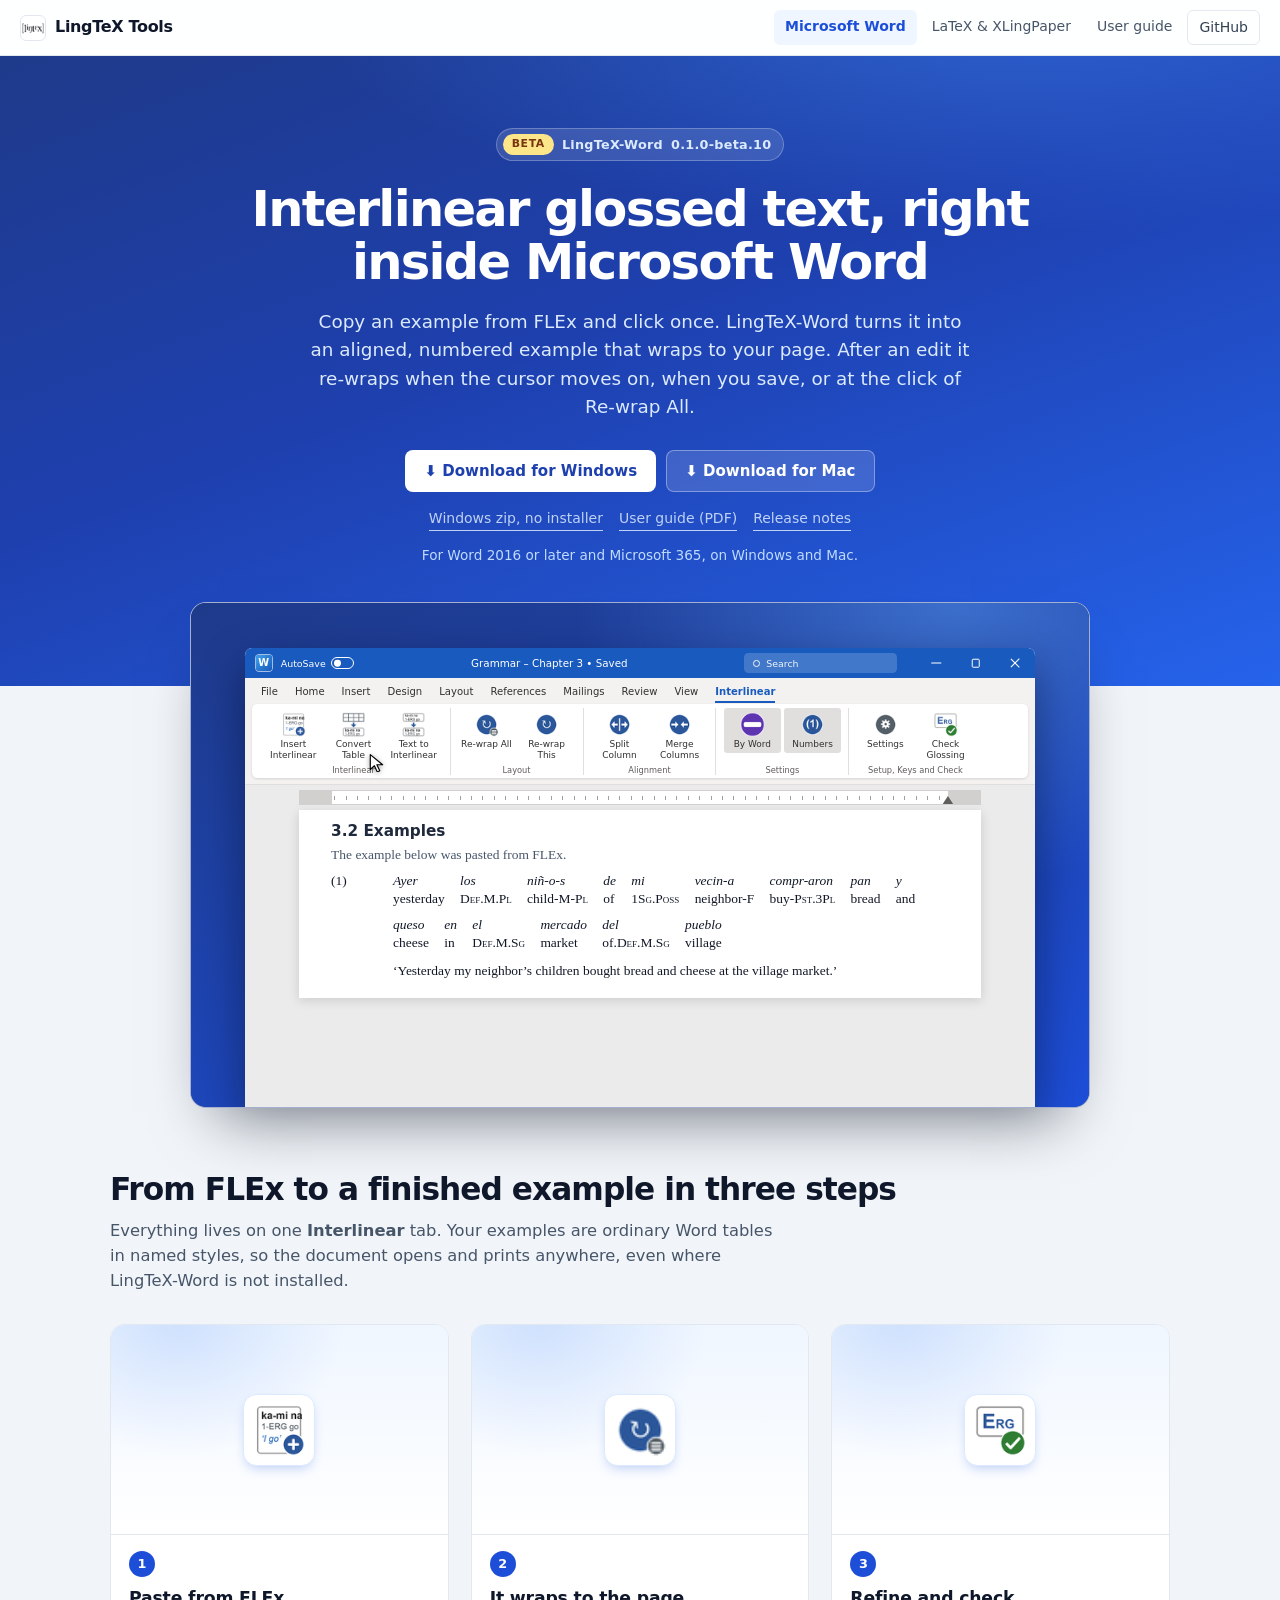
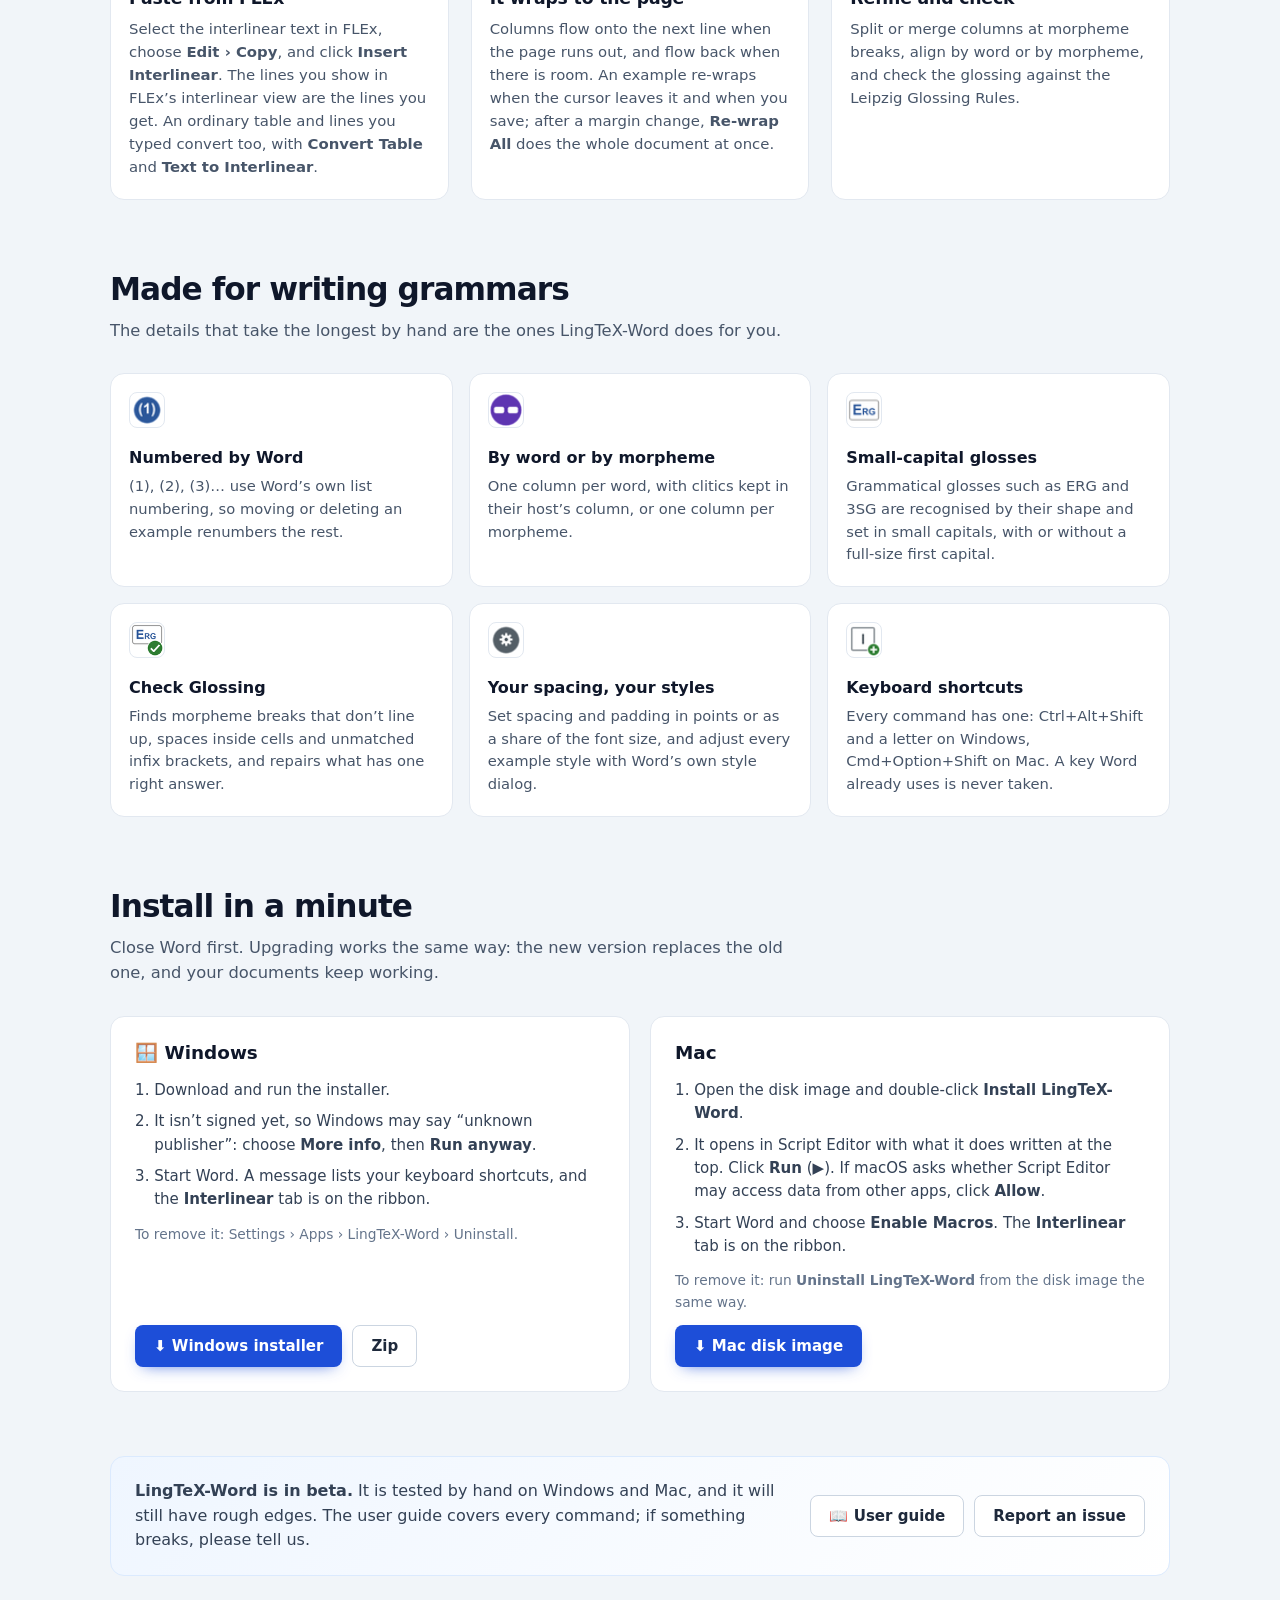
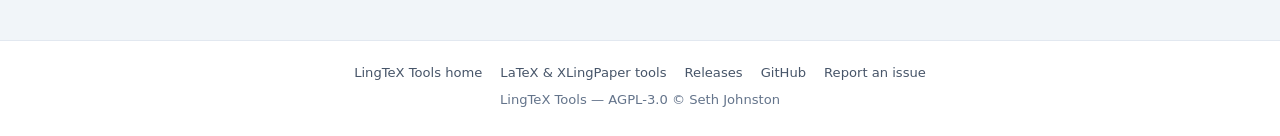
<file: docs/word/index.html>
<!DOCTYPE html>
<html lang="en">
<head>
<meta charset="UTF-8">
<meta name="viewport" content="width=device-width, initial-scale=1.0">
<meta name="theme-color" content="#1e40af">
<meta name="description" content="LingTeX-Word adds an Interlinear tab to Microsoft Word: paste interlinear text from FLEx and get aligned, numbered examples that wrap to the page and re-wrap as you edit. Windows and Mac.">
<title>LingTeX-Word · Interlinear examples in Microsoft Word</title>
<link rel="icon" type="image/png" href="../assets/lingtex-icon-32.png">
<meta name="media-manifest" content="media/available.json">
<link rel="stylesheet" href="../assets/win-mock.css">
<link rel="stylesheet" href="../assets/site.css">
</head>
<body>

<nav class="site-nav">
  <a class="nav-brand" href="../"><img src="../assets/lingtex-app.png" alt=""> LingTeX Tools</a>
  <div class="nav-links">
    <a class="active" href="./">Microsoft Word</a>
    <a href="../latex/">LaTeX &amp; XLingPaper</a>
    <a data-word="guide" href="https://github.com/rulingAnts/LingTeX-Tools/releases/download/word-v0.1.0-beta.10/LingTeX-Word-Guide-word-v0.1.0-beta.10.pdf">User guide</a>
    <a class="nav-gh" href="https://github.com/rulingAnts/LingTeX-Tools" target="_blank" rel="noopener">GitHub</a>
  </div>
</nav>

<main>
<section class="hero">
  <div class="kicker"><span class="tag">Beta</span> LingTeX-Word <span data-word="version">0.1.0-beta.10</span></div>
  <h1>Interlinear glossed text, right inside Microsoft Word</h1>
  <p class="hero-sub">Copy an example from FLEx and click once. LingTeX-Word turns it into an aligned, numbered example that wraps to your page. After an edit it re-wraps when the cursor moves on, when you save, or at the click of Re-wrap All.</p>
  <div class="btn-row">
    <a class="btn btn-light" data-word="exe" href="https://github.com/rulingAnts/LingTeX-Tools/releases/download/word-v0.1.0-beta.10/LingTeX-Word-Setup-word-v0.1.0-beta.10.exe">⬇ Download for Windows</a>
    <a class="btn btn-glass" data-word="maczip" href="https://github.com/rulingAnts/LingTeX-Tools/releases/download/word-v0.1.0-beta.10/LingTeX-Word-word-v0.1.0-beta.10-macos.dmg">⬇ Download for Mac</a>
  </div>
  <div class="link-row">
    <a data-word="winzip" href="https://github.com/rulingAnts/LingTeX-Tools/releases/download/word-v0.1.0-beta.10/LingTeX-Word-word-v0.1.0-beta.10-windows.zip">Windows zip, no installer</a>
    <a data-word="guide" href="https://github.com/rulingAnts/LingTeX-Tools/releases/download/word-v0.1.0-beta.10/LingTeX-Word-Guide-word-v0.1.0-beta.10.pdf">User guide (PDF)</a>
    <a data-word="release" href="https://github.com/rulingAnts/LingTeX-Tools/releases/tag/word-v0.1.0-beta.10">Release notes</a>
  </div>
  <p class="req">For Word 2016 or later and Microsoft 365, on Windows and Mac.</p>
</section>

<div class="word-hero-media">
  <figure class="media-slot" data-video="media/word-loop.mp4" data-webm="media/word-loop.webm" data-poster="media/word-loop.jpg"
          data-label="LingTeX-Word in use: FLEx's Word line hidden (Tools, Configure, Interlinear), leaving Morphemes, Lex. Gloss and Free, the example copied, inserted into Word with Insert Interlinear, and, after the margin moves, re-wrapped with Re-wrap All">
    <div class="placeholder mock mock-long" aria-hidden="true">
      <div class="mock-flex">
        <div class="wm-titlebar"><span class="wm-icon wm-icon-flex">F</span><span class="wm-title">Sample - FieldWorks Language Explorer</span><span class="wm-controls"><i class="min"></i><i class="max"></i><i class="close"></i></span></div><div class="wm-menubar"><span>File</span><span>Send/Receive</span><span class="wm-menu-item mock-edit">Edit<span class="wm-ctx wm-dropdown mock-menu"><div class="dim">Undo<kbd>Ctrl+Z</kbd></div><div class="dim">Redo<kbd>Ctrl+Y</kbd></div><hr><div class="dim">Cut<kbd>Ctrl+X</kbd></div><div class="copy">Copy<kbd>Ctrl+C</kbd></div><div class="dim">Paste<kbd>Ctrl+V</kbd></div><hr><div>Select All<kbd>Ctrl+A</kbd></div></span></span><span>View</span><span>Data</span><span>Insert</span><span>Format</span><span class="wm-menu-item mock-tools">Tools<span class="wm-ctx wm-dropdown mock-tmenu"><div class="wm-submenu-host mock-cfg">Configure<b class="wm-arrow"></b><span class="wm-ctx wm-submenu mock-submenu"><div class="mock-interlin">Interlinear...</div><div>Restore Defaults...</div><hr><div>Set up Vernacular Writing Systems...</div><div>Set up Analysis Writing Systems...</div></span></div><hr><div>Spelling<b class="wm-arrow"></b></div><div>Utilities...</div><hr><div>Options...</div></span></span><span>Parser</span><span>Window</span><span>Help</span></div><div class="wm-flex-main"><div class="wm-sidebar"><div class="wm-side-head">Texts &amp; Words</div><div class="wm-side-list"><span class="on">Interlinear Texts</span><span>Concordance</span><span>Complex Concordance</span><span>Word List Concordance</span><span>Analyses</span><span>Bulk Edit Wordforms</span><span>Statistics</span></div><div class="wm-areas"><span>Lexicon</span><span class="on">Texts &amp; Words</span><span>Grammar</span><span>Notebook</span><span>Lists</span></div></div><div class="wm-flex-pane"><div class="wm-pane-head"><b>Interlinear Texts</b><span>At the market</span></div><div class="wm-flex-tabs"><span>Info</span><span>Baseline</span><span>Gloss</span><span>Analyze</span><span>Tagging</span><b>Print View</b><span>Text Chart</span></div>
        <div class="mock-flex-body"><div class="mock-text"><div class="mock-seg">1</div><div class="mock-lines"><div class="mock-sel"></div>
          <div class="mock-bundles"><div class="mock-row"><div class="mock-bundle wm-labels"><div class="mock-wd">Word</div><div class="mock-morphs"><div class="mock-m"><span>Morphemes</span><span>Lex. Gloss</span></div></div></div><div class="mock-bundle"><div class="mock-wd">Ayer</div><div class="mock-morphs"><div class="mock-m"><span>Ayer</span><span>yesterday</span></div></div></div><div class="mock-bundle"><div class="mock-wd">los</div><div class="mock-morphs"><div class="mock-m"><span>los</span><span>DEF.M.PL</span></div></div></div><div class="mock-bundle"><div class="mock-wd">niños</div><div class="mock-morphs"><div class="mock-m"><span>niñ</span><span>child</span></div><div class="mock-m"><span>-o</span><span>M</span></div><div class="mock-m"><span>-s</span><span>PL</span></div></div></div><div class="mock-bundle"><div class="mock-wd">de</div><div class="mock-morphs"><div class="mock-m"><span>de</span><span>of</span></div></div></div><div class="mock-bundle"><div class="mock-wd">mi</div><div class="mock-morphs"><div class="mock-m"><span>mi</span><span>1SG.POSS</span></div></div></div><div class="mock-bundle"><div class="mock-wd">vecina</div><div class="mock-morphs"><div class="mock-m"><span>vecin</span><span>neighbor</span></div><div class="mock-m"><span>-a</span><span>F</span></div></div></div></div><div class="mock-row"><div class="mock-bundle"><div class="mock-wd">compraron</div><div class="mock-morphs"><div class="mock-m"><span>compr</span><span>buy</span></div><div class="mock-m"><span>-aron</span><span>PST.3PL</span></div></div></div><div class="mock-bundle"><div class="mock-wd">pan</div><div class="mock-morphs"><div class="mock-m"><span>pan</span><span>bread</span></div></div></div><div class="mock-bundle"><div class="mock-wd">y</div><div class="mock-morphs"><div class="mock-m"><span>y</span><span>and</span></div></div></div><div class="mock-bundle"><div class="mock-wd">queso</div><div class="mock-morphs"><div class="mock-m"><span>queso</span><span>cheese</span></div></div></div><div class="mock-bundle"><div class="mock-wd">en</div><div class="mock-morphs"><div class="mock-m"><span>en</span><span>in</span></div></div></div><div class="mock-bundle"><div class="mock-wd">el</div><div class="mock-morphs"><div class="mock-m"><span>el</span><span>DEF.M.SG</span></div></div></div><div class="mock-bundle"><div class="mock-wd">mercado</div><div class="mock-morphs"><div class="mock-m"><span>mercado</span><span>market</span></div></div></div><div class="mock-bundle"><div class="mock-wd">del</div><div class="mock-morphs"><div class="mock-m"><span>del</span><span>of.DEF.M.SG</span></div></div></div></div><div class="mock-row"><div class="mock-bundle"><div class="mock-wd">pueblo</div><div class="mock-morphs"><div class="mock-m"><span>pueblo</span><span>village</span></div></div></div></div></div>
          <div class="mock-free"><b>Free</b>Yesterday my neighbor’s children bought bread and cheese at the village market.</div>
        </div></div></div>
        </div></div>
        <div class="wm-dlg mock-dlg"><div class="wm-titlebar"><span class="wm-icon wm-icon-flex">F</span><span class="wm-title">Configure Interlinear Lines</span><span class="wm-controls"><i class="close"></i></span></div><div class="wm-dlg-client"><div class="wm-dlg-desc">Select the writing systems to display for each line. Drag the lines to reorder them. Some restrictions apply in editable views.</div><div class="wm-dlg-web"><div class="wm-dlg-grid"><div></div><div></div><div></div><div class="gc">Baseline</div><div class="gc">Spa</div><div class="gc">Best<br>Analysis</div><div class="gc">Eng</div><div class="wm-dlg-grp"><span>&#8801;</span><div></div><div>Word</div><div class="gc"><i class="wm-cb on mock-cbword"></i></div><div class="gc"><i class="wm-cb"></i></div><div class="gc"></div><div class="gc"></div></div><div class="wm-dlg-grp"><span>&#8801;</span><div class="wm-dlg-row morph"><span>&#8801;</span><div>Morphemes</div><div class="gc"><i class="wm-cb on"></i></div><div class="gc"><i class="wm-cb"></i></div><div class="gc"></div><div class="gc"></div></div><div class="wm-dlg-row morph"><span>&#8801;</span><div>Lex. Entries</div><div class="gc"><i class="wm-cb"></i></div><div class="gc"><i class="wm-cb"></i></div><div class="gc"></div><div class="gc"></div></div><div class="wm-dlg-row morph"><span>&#8801;</span><div>Lex. Gloss</div><div class="gc"></div><div class="gc"></div><div class="gc"><i class="wm-cb on"></i></div><div class="gc"><i class="wm-cb"></i></div></div><div class="wm-dlg-row morph"><span>&#8801;</span><div>Lex. Gram. Info.</div><div class="gc"></div><div class="gc"></div><div class="gc"><i class="wm-cb"></i></div><div class="gc"><i class="wm-cb"></i></div></div></div><div class="wm-dlg-grp"><span>&#8801;</span><div></div><div>Word Gloss</div><div class="gc"></div><div class="gc"></div><div class="gc"></div><div class="gc"><i class="wm-cb"></i></div></div><div class="wm-dlg-grp"><span>&#8801;</span><div></div><div>Word Cat.</div><div class="gc"></div><div class="gc"></div><div class="gc"><i class="wm-cb"></i></div><div class="gc"><i class="wm-cb"></i></div></div><div class="wm-dlg-grp"><span></span><div class="wm-dlg-row"><span>&#8801;</span><div>Free Translation</div><div class="gc"></div><div class="gc"></div><div class="gc"></div><div class="gc"><i class="wm-cb on"></i></div></div><div class="wm-dlg-row"><span>&#8801;</span><div>Literal Translation</div><div class="gc"></div><div class="gc"></div><div class="gc"></div><div class="gc"><i class="wm-cb"></i></div></div><div class="wm-dlg-row"><span>&#8801;</span><div>Note</div><div class="gc"></div><div class="gc"><i class="wm-cb"></i></div><div class="gc"></div><div class="gc"><i class="wm-cb"></i></div></div><div class="wm-dlg-row"><span>&#8801;</span><div>Media</div><div class="gc"></div><div class="gc"><i class="wm-cb"></i></div><div class="gc"></div><div class="gc"><i class="wm-cb"></i></div></div></div></div></div><i class="wm-dlg-grip"></i><div class="wm-dlg-btns"><span>Help</span><span>Cancel</span><span class="wm-dlg-ok mock-dlgok">OK</span></div></div></div>
      </div>
      <div class="mock-win">
        <div class="wm-titlebar wm-word"><span class="wm-icon wm-icon-word">W</span><span class="wm-autosave">AutoSave <b></b></span><span class="wm-title">Grammar – Chapter 3 • Saved</span><span class="wm-search">Search</span><span class="wm-controls"><i class="min"></i><i class="max"></i><i class="close"></i></span></div>
        <div class="wm-word-tabs"><span>File</span><span>Home</span><span>Insert</span><span>Design</span><span>Layout</span><span>References</span><span>Mailings</span><span>Review</span><span>View</span><b>Interlinear</b></div>
        <div class="wm-ribbon-bg"><div class="wm-ribbon"><div class="wm-group"><div class="wm-btns"><span class="wm-btn mock-insert-btn"><img src="../assets/word-icons/igtInsert.png" alt="">Insert Interlinear<span class="mock-tip"><b>Insert Interlinear</b>Draws the interlinear text you copied in FLEx as an example.</span></span><span class="wm-btn"><img src="../assets/word-icons/igtConvert.png" alt="">Convert Table</span><span class="wm-btn"><img src="../assets/word-icons/igtFromText.png" alt="">Text to Interlinear</span></div><div class="wm-group-label">Interlinear</div></div><div class="wm-group"><div class="wm-btns"><span class="wm-btn mock-rewrap-btn"><img src="../assets/word-icons/igtRewrapAll.png" alt="">Re-wrap All<span class="mock-tip mock-tip-rewrap"><b>Re-wrap All</b>Re-wraps every example in the document to fit the page.</span></span><span class="wm-btn"><img src="../assets/word-icons/igtRewrapThis.png" alt="">Re-wrap This</span></div><div class="wm-group-label">Layout</div></div><div class="wm-group"><div class="wm-btns"><span class="wm-btn"><img src="../assets/word-icons/igtSplit.png" alt="">Split Column</span><span class="wm-btn"><img src="../assets/word-icons/igtMerge.png" alt="">Merge Columns</span></div><div class="wm-group-label">Alignment</div></div><div class="wm-group"><div class="wm-btns"><span class="wm-btn on"><img src="../assets/word-icons/igtByWord.png" alt="">By Word</span><span class="wm-btn on"><img src="../assets/word-icons/igtNumbers.png" alt="">Numbers</span></div><div class="wm-group-label">Settings</div></div><div class="wm-group"><div class="wm-btns"><span class="wm-btn"><img src="../assets/word-icons/igtSettings.png" alt="">Settings</span><span class="wm-btn"><img src="../assets/word-icons/igtCheck.png" alt="">Check Glossing</span></div><div class="wm-group-label">Setup, Keys and Check</div></div></div></div>
        <div class="mock-page"><div class="mock-ruler"><i></i></div><div class="mock-sheet">
          <h4>3.2 Examples</h4>
          <p class="prose">The example below was pasted from FLEx.</p>
          <div class="mock-caret"></div><div class="igt"><span class="igt-num">(1)</span><div class="igt-body">
            <div class="igt-cols">
              <span class="w"><i>Ayer</i><span>yesterday</span></span>
              <span class="w"><i>los</i><span><span class="sc">Def.M.Pl</span></span></span>
              <span class="w"><i>niñ-o-s</i><span>child-<span class="sc">M</span>-<span class="sc">Pl</span></span></span>
              <span class="w"><i>de</i><span>of</span></span>
              <span class="w"><i>mi</i><span><span class="sc">1Sg.Poss</span></span></span>
              <span class="w"><i>vecin-a</i><span>neighbor-<span class="sc">F</span></span></span>
              <span class="w"><i>compr-aron</i><span>buy-<span class="sc">Pst.3Pl</span></span></span>
              <span class="w"><i>pan</i><span>bread</span></span>
              <span class="w"><i>y</i><span>and</span></span>
              <span class="w"><i>queso</i><span>cheese</span></span>
              <span class="w"><i>en</i><span>in</span></span>
              <span class="w"><i>el</i><span><span class="sc">Def.M.Sg</span></span></span>
              <span class="w"><i>mercado</i><span>market</span></span>
              <span class="w"><i>del</i><span>of.<span class="sc">Def.M.Sg</span></span></span>
              <span class="w"><i>pueblo</i><span>village</span></span>
            </div>
            <div class="igt-free">‘Yesterday my neighbor’s children bought bread and cheese at the village market.’</div>
          </div></div>
        </div></div>
      </div>
      <div class="mock-cursor"><svg viewBox="0 0 24 24" aria-hidden="true"><path d="M4 2 L4 20 L9 15.5 L12.5 23 L15.5 21.6 L12 14.3 L19 14.3 Z" fill="#fff" stroke="#000" stroke-width="1.4" stroke-linejoin="round"/></svg></div>
    </div>
  </figure>
</div>

<section class="section" id="how">
  <h2>From FLEx to a finished example in three steps</h2>
  <p class="lead">Everything lives on one <strong>Interlinear</strong> tab. Your examples are ordinary Word tables in named styles, so the document opens and prints anywhere, even where LingTeX-Word is not installed.</p>
  <div class="steps">
    <div class="step">
      <figure class="media-slot wide still" data-img="media/word-insert.webp" data-label="The Interlinear tab in Word, with a freshly inserted example">
        <div class="placeholder still-art" aria-hidden="true"><img src="../assets/word-icons/igtInsert.png" alt=""></div>
      </figure>
      <div class="step-body">
        <span class="step-num">1</span>
        <h3>Paste from FLEx</h3>
        <p>Select the interlinear text in FLEx, choose <strong>Edit › Copy</strong>, and click <strong>Insert Interlinear</strong>. The lines you show in FLEx’s interlinear view are the lines you get. An ordinary table and lines you typed convert too, with <strong>Convert Table</strong> and <strong>Text to Interlinear</strong>.</p>
      </div>
    </div>
    <div class="step">
      <figure class="media-slot wide still" data-img="media/word-rewrap.webp" data-label="A long example wrapped onto several lines">
        <div class="placeholder still-art" aria-hidden="true"><img src="../assets/word-icons/igtRewrapAll.png" alt=""></div>
      </figure>
      <div class="step-body">
        <span class="step-num">2</span>
        <h3>It wraps to the page</h3>
        <p>Columns flow onto the next line when the page runs out, and flow back when there is room. An example re-wraps when the cursor leaves it and when you save; after a margin change, <strong>Re-wrap All</strong> does the whole document at once.</p>
      </div>
    </div>
    <div class="step">
      <figure class="media-slot wide still" data-img="media/word-check.webp" data-label="Check Glossing reporting a mismatched morpheme break">
        <div class="placeholder still-art" aria-hidden="true"><img src="../assets/word-icons/igtCheck.png" alt=""></div>
      </figure>
      <div class="step-body">
        <span class="step-num">3</span>
        <h3>Refine and check</h3>
        <p>Split or merge columns at morpheme breaks, align by word or by morpheme, and check the glossing against the Leipzig Glossing Rules.</p>
      </div>
    </div>
  </div>
</section>

<section class="section" id="features">
  <h2>Made for writing grammars</h2>
  <p class="lead">The details that take the longest by hand are the ones LingTeX-Word does for you.</p>
  <div class="features">
    <div class="feature">
      <img src="../assets/word-icons/igtNumbers.png" alt="">
      <h3>Numbered by Word</h3>
      <p>(1), (2), (3)… use Word’s own list numbering, so moving or deleting an example renumbers the rest.</p>
    </div>
    <div class="feature">
      <img src="../assets/word-icons/igtByMorpheme.png" alt="">
      <h3>By word or by morpheme</h3>
      <p>One column per word, with clitics kept in their host’s column, or one column per morpheme.</p>
    </div>
    <div class="feature">
      <img src="../assets/word-icons/igtInitialCap.png" alt="">
      <h3>Small-capital glosses</h3>
      <p>Grammatical glosses such as ERG and 3SG are recognised by their shape and set in small capitals, with or without a full-size first capital.</p>
    </div>
    <div class="feature">
      <img src="../assets/word-icons/igtCheck.png" alt="">
      <h3>Check Glossing</h3>
      <p>Finds morpheme breaks that don’t line up, spaces inside cells and unmatched infix brackets, and repairs what has one right answer.</p>
    </div>
    <div class="feature">
      <img src="../assets/word-icons/igtSettings.png" alt="">
      <h3>Your spacing, your styles</h3>
      <p>Set spacing and padding in points or as a share of the font size, and adjust every example style with Word’s own style dialog.</p>
    </div>
    <div class="feature">
      <img src="../assets/word-icons/igtInstallKeys.png" alt="">
      <h3>Keyboard shortcuts</h3>
      <p>Every command has one: Ctrl+Alt+Shift and a letter on Windows, Cmd+Option+Shift on Mac. A key Word already uses is never taken.</p>
    </div>
  </div>
</section>

<section class="section" id="install">
  <h2>Install in a minute</h2>
  <p class="lead">Close Word first. Upgrading works the same way: the new version replaces the old one, and your documents keep working.</p>
  <div class="install">
    <div class="install-card">
      <h3>🪟 Windows</h3>
      <ol>
        <li>Download and run the installer.</li>
        <li>It isn’t signed yet, so Windows may say “unknown publisher”: choose <strong>More info</strong>, then <strong>Run anyway</strong>.</li>
        <li>Start Word. A message lists your keyboard shortcuts, and the <strong>Interlinear</strong> tab is on the ribbon.</li>
      </ol>
      <p class="note">To remove it: Settings › Apps › LingTeX-Word › Uninstall.</p>
      <div class="btn-row">
        <a class="btn btn-primary" data-word="exe" href="https://github.com/rulingAnts/LingTeX-Tools/releases/download/word-v0.1.0-beta.10/LingTeX-Word-Setup-word-v0.1.0-beta.10.exe">⬇ Windows installer</a>
        <a class="btn btn-outline" data-word="winzip" href="https://github.com/rulingAnts/LingTeX-Tools/releases/download/word-v0.1.0-beta.10/LingTeX-Word-word-v0.1.0-beta.10-windows.zip">Zip</a>
      </div>
    </div>
    <div class="install-card">
      <h3> Mac</h3>
      <ol>
        <li>Open the disk image and double-click <strong>Install LingTeX-Word</strong>.</li>
        <li>It opens in Script Editor with what it does written at the top. Click <strong>Run</strong> (▶). If macOS asks whether Script Editor may access data from other apps, click <strong>Allow</strong>.</li>
        <li>Start Word and choose <strong>Enable Macros</strong>. The <strong>Interlinear</strong> tab is on the ribbon.</li>
      </ol>
      <p class="note">To remove it: run <strong>Uninstall LingTeX-Word</strong> from the disk image the same way.</p>
      <div class="btn-row">
        <a class="btn btn-primary" data-word="maczip" href="https://github.com/rulingAnts/LingTeX-Tools/releases/download/word-v0.1.0-beta.10/LingTeX-Word-word-v0.1.0-beta.10-macos.dmg">⬇ Mac disk image</a>
      </div>
    </div>
  </div>
</section>

<div class="beta-band">
  <div>
    <p><strong>LingTeX-Word is in beta.</strong> It is tested by hand on Windows and Mac, and it will still have rough edges. The user guide covers every command; if something breaks, please tell us.</p>
    <div class="btn-row">
      <a class="btn btn-outline" data-word="guide" href="https://github.com/rulingAnts/LingTeX-Tools/releases/download/word-v0.1.0-beta.10/LingTeX-Word-Guide-word-v0.1.0-beta.10.pdf">📖 User guide</a>
      <a class="btn btn-outline" href="https://github.com/rulingAnts/LingTeX-Tools/issues" target="_blank" rel="noopener">Report an issue</a>
    </div>
  </div>
</div>
</main>

<footer>
  <div class="footer-links">
    <a href="../">LingTeX Tools home</a>
    <a href="../latex/">LaTeX &amp; XLingPaper tools</a>
    <a href="https://github.com/rulingAnts/LingTeX-Tools/releases" target="_blank" rel="noopener">Releases</a>
    <a href="https://github.com/rulingAnts/LingTeX-Tools" target="_blank" rel="noopener">GitHub</a>
    <a href="https://github.com/rulingAnts/LingTeX-Tools/issues" target="_blank" rel="noopener">Report an issue</a>
  </div>
  <div>LingTeX Tools — AGPL-3.0 &copy; Seth Johnston</div>
</footer>

<script src="../assets/word-release.js"></script>
<script src="../assets/media.js"></script>
</body>
</html>
</file>
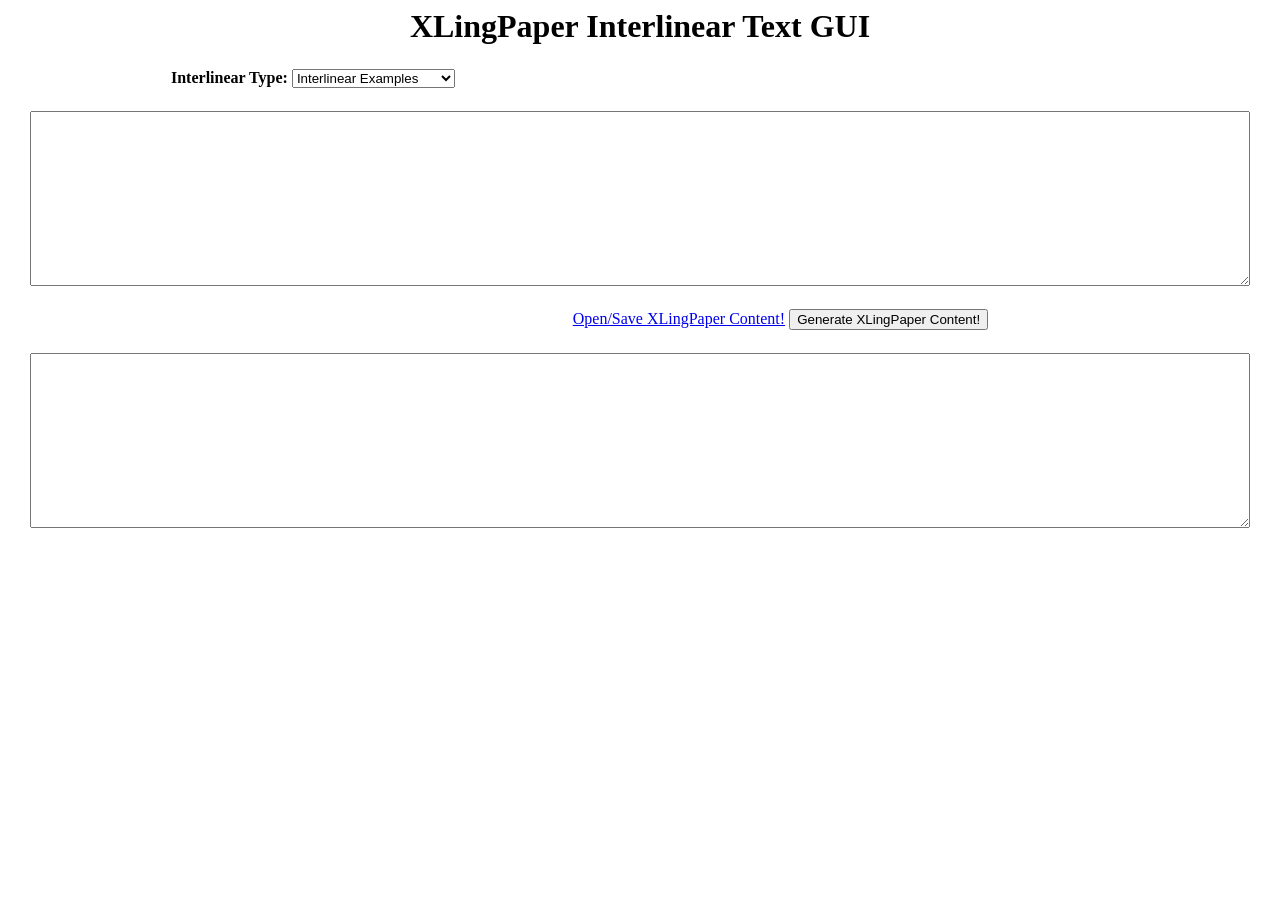
<file: word_processing_tools/XLingPaperSimpleInterlinearizer.html>
<html>
    <head>
        <meta http-equiv="Content-Type" content="text/html; charset=utf-8"/>
        <title>XLingPaper Interlinear Text GUI</title>
        <script>
            function generateCode(sourceLangLines,outputType,outPutInterlinearType) {                
                if (outputType=="XLingPaper") {
                    //Parameters for conversion to XLingPaper XML code
                    
                    //First, simple string variables to define the strings used to 
                    //split lines, words, and line groups
                    var lineSplit = '\n';
                    var wrdSplit = ' ';
                    var interlinearSplit = null;

                    //Then define opening and closing tags/code to put between words,
                    //lines, line groups, glosses, free translations, etc.
                    //Each of these are 2 position arrays in which [0] is the opening
                    //tag/code and [1] is the closing tag/code.
                    var langDataTag = ['<langData lang="lVernacular">','</langData>'];
                    var glossTag = ['<gloss lang="lGloss">','</gloss>'];
                    var wrdTag = ['<wrd>','</wrd>'];
                    var lineTag = ['<line>','</line>\n'];
                    var lineGroupTag = ['<lineGroup>\n','</lineGroup>\n'];
                    var freeTag = ['<free>','</free>\n'];
                    var interlinearSingleTag = ['<interlinear>\n','</interlinear>\n'];
                    var listInterlinearTag = ['<listInterlinear letter="x">\n','</listInterlinear>\n'];
                    var interlinearTextID = 'T-ID' + Math.floor(Math.random() * 100);
                    var interlinearTextTag = ['<interlinear-text text="' + interlinearTextID + '"><textInfo><textTitle>Title</textTitle><shortTitle>Short Title</shortTitle></textInfo>','</interlinear-text>'];
                    //Except for exampleTag, which has four array-positions in order to make room for a random
                    //number in the middle. [0] is opening tag/code before the example number,
                    //[1] is the example number, and [2] is opening code after the number,
                    //and [3] is the closing tag(s)/code.
                    var exampleTag = [
                        /* Opening Code before example number: */'<example num="x',
                        /* DefaultExampleNum: */ Math.floor(Math.random() * 100000) + '',
                        /* Opening code after example number: */'">',
                        /* Closing tag(s)/code: */'</example>'];
                    var outerXML = [
                        '<?xml version="1.0" encoding="UTF-8"?>\n' +
                        '<!DOCTYPE lingPaper PUBLIC "-//XMLmind//DTD XLingPap//EN"\n' +
                        '"XLingPap.dtd">\n' +
                        '<lingPaper automaticallywrapinterlinears="yes">\n' +
                        '<section1 id="s' + Math.floor(Math.random() * 100000) + '">\n' +
                        '<secTitle>New Section</secTitle>',
                        '</section1>\n' +
                        '<languages>\n<language color="#000000" id="lVernacular" name="vernacular"></language>\n' +
                        '<language color="#000000" id="lGloss" name="gloss"></language>\n' +
                        '<language color="#000000" id="en"></language>\n</languages>\n' +
                        '</lingPaper>'
                    ]

                    //Code to apply the correct parameters for the kind of data we're doing 
                    //Note: this is done a little bit sloppy and poorly thought out, so follow
                    //this carefully. What the following code does is to shuffle things around,
                    //for example to change the interlinear-text variable to an example element
                    //if it's a single listInterlinear Example. And to replace all the exampleTag
                    //array values with empty strings if it's a single example instead of several
                    //examples. I told you it was sloppy and poorly thought out. But it works.
                    if (outPutInterlinearType==="eX_listInterlinear") {
                        var interlinearTag = listInterlinearTag;
                        interlinearTextTag[0] = exampleTag[0] + exampleTag[1] + exampleTag[2];
                        interlinearTextTag[1] = exampleTag[3];
                        exampleTag = ['','','',''];
                    } else if (outPutInterlinearType==="eX_interlinear") {
                        var interlinearTag = interlinearSingleTag;
                        interlinearTextTag[0] = '';
                        interlinearTextTag[1] = '';
                    } else if (outPutInterlinearType==="interlinear-text") {
                        var interlinearTag = interlinearSingleTag;
                        exampleTag = ['','','',''];
                    }
                    
                }

                var XLingCodeLines = sourceLangLines.split(lineSplit);

                // Iterate through the lines (and words)
                var OutPutXMLCode = '';
                var XLingWrdLangEls = [''];
                var OutPutXMLCodeLines = [''];
                

                XLingCodeLines.forEach(function(codeLine,codeLineNum) {
                    // Split each line up by spaces, iterate through each word
                    XLingWrdLangEls = codeLine.split(wrdSplit);

                    codeLine = ''; // empty the code line array element so that you can fill it with split words
                    XLingWrdLangEls.forEach(function(wrdEl) {
                        //Assemble all the words into a single line
                        codeLine = codeLine + wrdTag[0] + langDataTag[0] + wrdEl + langDataTag[1] + wrdTag[1];
                    });

                
                    
                //Append the newly processed line to the output string
                OutPutXMLCode = lineTag[0] + codeLine + lineTag[1];
                
                //Add a line of matching gloss wrd elements
                var glossLineCode = '';
                for (let i = 0; i < XLingWrdLangEls.length; i++) {
                    glossLineCode = glossLineCode + wrdTag[0] + glossTag[0] + XLingWrdLangEls[i] + glossTag[1] + wrdTag[1];
                }
                //Add linegroup, free, interlinear, and example tags to each group according to decisions made above
                generateExampleNum();
                generateInterlinearListLetter(codeLineNum+1);
                OutPutXMLCode = exampleTag[0] + exampleTag[1] + exampleTag[2] + interlinearTag[0] + lineGroupTag[0] + OutPutXMLCode + lineTag[0] + glossLineCode + lineTag[1] + lineGroupTag[1] + freeTag[0] + XLingWrdLangEls.join(' ') + freeTag[1] + interlinearTag[1] + exampleTag[3];
                OutPutXMLCodeLines[codeLineNum] = OutPutXMLCode;
                });

                //Add interlinear-text tags to the full output (if there are any)
                OutPutXMLCode = interlinearTextTag[0] + OutPutXMLCodeLines.join('').trim() + interlinearTextTag[1];

                //Add XLingPaper DTD/etc XML tags, hopefully XLingPaper can recognize this
                //as useable code instead of just text...
                OutPutXMLCode = outerXML[0] + OutPutXMLCode + outerXML[1];

                //Add line IDs to interlinear elements IF they're inside an Interlinear-Text root node.
                // Then Pass what we have to the output function
                //outputXML(generateInterlinearTextLineIDs(OutPutXMLCode.trim()));

                //Put out code without assigning line IDs to interlinear elements.               
                outputXML(OutPutXMLCode.trim());
               

                function generateExampleNum() {
                    //Generate a new random number for the exampleTag
                    //(This should be done before each time the tag is added to the output code)
                    if (parseInt(exampleTag[1])>0) {
                        exampleTag[1] = Math.floor(Math.random() * 100000) + '';
                        //console.log('exampleTag: [' + exampleTag.join(',') + ']');
                    }
                }
                function generateInterlinearListLetter(listInterelinearLetter) {
                    //Update the listInterlinear letter attribute to match the current
                    //counter (called from for loop)
                    var exNum;
                    if (interlinearTag[0].search(/"[^"]+"/) > -1) {
                        if (interlinearTextTag[0].match(/\d+/g) != null) {
                                exNum = interlinearTextTag[0].match(/\d+/g) + '.';
                                interlinearTag[0] = interlinearTag[0].replace(/"[^"]+"/,'"x' + exNum + listInterelinearLetter + '"');
                            } else {
                                interlinearTag[0] = interlinearTag[0].replace(/"[^"]+"/,'"x' + Math.floor(Math.random() * 100000) + '"');
                            }
                        //console.log('interlinearTag: [' + interlinearTag.join(',') + ']');
                    }
                }
                function generateInterlinearTextLineIDs(ITXLStr) {
                    if(ITXLStr.search('<interlinear-text')>-1) {
                        parser = new DOMParser();
                        var xmlDoc = parser.parseFromString(ITXLStr,"text/xml");
                        var serializer = new XMLSerializer();

                        var interlinearXLines = xmlDoc.getElementsByTagName("interlinear");
                        

                        for (i = 0; i < interlinearXLines.length; i++) {
                            x = i+1;
                            interlinearXLines[i].setAttribute('text', interlinearTextID + '_' + x);
                            interlinearXLines[i].setAttribute('textref', interlinearTextID + '_' + x);
                        }
                        return serializer.serializeToString(xmlDoc);
                        
                    }
                }
            }
            function outputXML(outputXMLCode) {
                var xmlFile = null,
                makeTextFile = function (data) {

                    // If we are replacing a previously generated file we need to
                    // manually revoke the object URL to avoid memory leaks.
                    if (xmlFile !== null) {
                    window.URL.revokeObjectURL(xmlFile);
                    }

                    xmlFile = window.URL.createObjectURL(data);

                    // returns a URL you can use as a href
                    return xmlFile;
                    };

                

                var xml = outputXMLCode;

                let iframe = document.getElementById("output_xml");
                
                var blob = new Blob([xml], {type: 'application/xml'});
                myLink = document.getElementById("saveXML");
                myLink.href=makeTextFile(blob);
                myLink.setAttribute('download', 'XLingPapInterlinearCode.xml');

                if (navigator.userAgent.indexOf('Firefox') !== -1) {
                    //output to iFrame in Firefox (because it displays pretty nested XML layout)
                    iframe.src = window.URL.createObjectURL(blob); 
                } else {
                    //Output to textarea in other browsers because they don't format the XML code in a pretty, nested way
                    //and it looks to the user like something is broken.
                    document.getElementById('output_text').value = outputXMLCode;
                    }
                
            }

            if (navigator.userAgent.toLowerCase().indexOf(' electron/') > -1) {
                const electron = require('electron');
                const clipboard = electron.clipboard;
                console.log(clipboard.read('utf8'));
            }
        </script>
        <style type="text/css">
            table {
                width: 100%;
            }
            th {
                text-align:left;
                width: min-content;
                vertical-align:text-top;
            }
            td {
                width: min-content;
                vertical-align:text-top;
                
            }
            .wrapper {
                padding: 20px;
                margin:15px 0;
            }
     
            textarea {
                width:100%;
                height: 175px;
            }
            iframe {
                width:100%;
                height:125px;
            }
        </style>
    </head>
    <body>
        <h1 style="text-align:center;">XLingPaper Interlinear Text GUI</h1>
        <form name="interlinear_text_input" id="interlinear_text_input">
            <table>
                <tr><th style="text-align:right;">Interlinear Type:</th><td>
                    <select name="output_xml_type" id="output_xml_type">
                        <option name="eX_interlinear">Interlinear Examples</option>
                        <option name="eX_listInterlinear">List-Interlinear Example</option>
                        <option name="interlinear-text">Interlinear Text</option>
                    </select></td></tr>
                <tr><td colspan='2' class="wrapper"><textarea name="source_text" id="source_text" width="100%"></textarea></td></tr>
                <tr><td>&nbsp;</td><td style="text-align:center;">
                    <script>
                        //Check to see if this is running in Electron. If so, add Copy Button
                        if (navigator.userAgent.toLowerCase().indexOf(' electron/') > -1) {
                        // Electron-specific code
                        //document.write('<a href="javascript:null();">Copy XLingPaper Element(s) to Clipboard</a>&nbsp;');
                        }
                    </script>
                    <a href="javascript:void(0);" id="saveXML">Open/Save XLingPaper Content!</a>&nbsp;<button type="button" onClick="generateCode(document.getElementById('source_text').value,'XLingPaper',document.getElementById('output_xml_type').options[document.getElementById('output_xml_type').selectedIndex].getAttribute('name'));">Generate XLingPaper Content!</button></td></tr>
                <tr><td colspan='2' class="wrapper" id="outputTD">
                    <iframe id="output_xml"></iframe>
                    <textarea name="output_text" id="output_text" width="100%" readonly></textarea>
                    <script>
                        if (navigator.userAgent.indexOf('Firefox') !== -1) {
                            document.getElementById("output_xml").style.display = "block"; //shows the frame in FireFox (because it will display XML Source Code neatly)
                            document.getElementById("output_text").style.display = "none"; //hides the textarea output element in FireFox
                        } else {
                            document.getElementById("output_xml").style.display = "none"; //hides the frame in non-Firefox (usually Chromium) Browsers (because they won't display XML code neatly)
                            document.getElementById("output_text").style.display = "block"; //shows the textarea output element instead in non-Firefox (usually Chromium) Browsers
                        }
                    </script>
                </td></tr>
            </table>
            
        </form>
    </body>
</html>
</file>
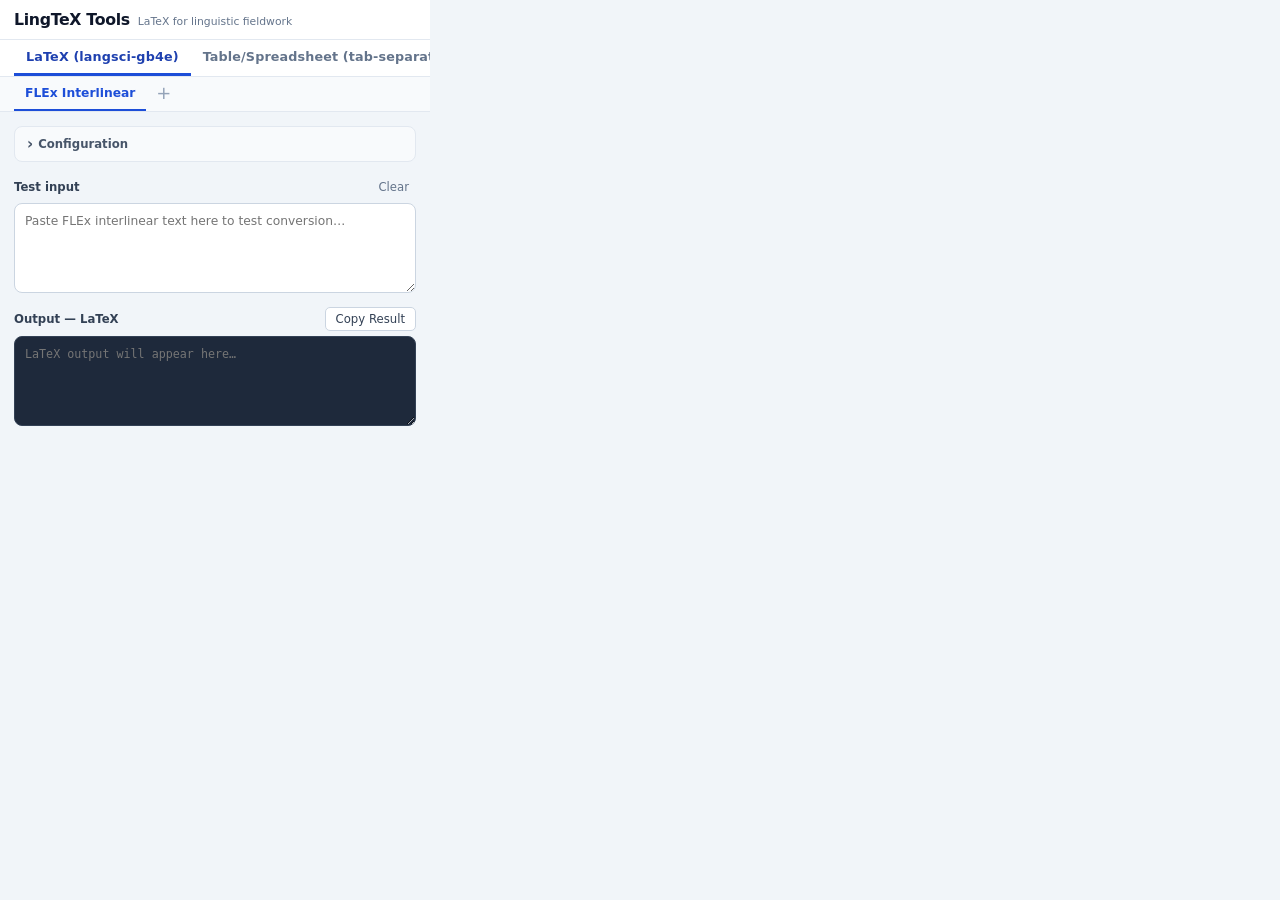
<file: extension/chrome/popup.html>
<!DOCTYPE html>
<html lang="en">
<head>
<meta charset="UTF-8">
<title>LingTeX Tools</title>
<style>
/* ── Reset ────────────────────────────────────────────────────────────────── */
*, *::before, *::after { box-sizing: border-box; margin: 0; padding: 0; }

/* ── Design tokens ────────────────────────────────────────────────────────── */
:root {
  --blue-50:   #eff6ff;
  --blue-100:  #dbeafe;
  --blue-600:  #2563eb;
  --blue-700:  #1d4ed8;
  --blue-800:  #1e40af;
  --slate-50:  #f8fafc;
  --slate-100: #f1f5f9;
  --slate-200: #e2e8f0;
  --slate-300: #cbd5e1;
  --slate-400: #94a3b8;
  --slate-500: #64748b;
  --slate-600: #475569;
  --slate-700: #334155;
  --slate-800: #1e293b;
  --slate-900: #0f172a;
  --green-600: #16a34a;
  --red-50:    #fef2f2;
  --red-200:   #fecaca;
  --red-600:   #dc2626;

  --font: system-ui, -apple-system, BlinkMacSystemFont, 'Segoe UI', Roboto, sans-serif;
  --mono: ui-monospace, 'Cascadia Code', 'JetBrains Mono', 'Fira Code', Consolas, monospace;
  --r:    8px;
  --r-sm: 5px;
}

/* ── Base ─────────────────────────────────────────────────────────────────── */
html { font-size: 15px; }
body {
  font-family: var(--font);
  background: var(--slate-100);
  color: var(--slate-900);
  width: 430px;
  max-height: 620px;
  overflow-y: auto;
  display: flex;
  flex-direction: column;
}
code {
  font-family: var(--mono);
  font-size: 0.8em;
  background: var(--slate-100);
  padding: 1px 4px;
  border-radius: 3px;
}

/* ── Header ───────────────────────────────────────────────────────────────── */
header {
  background: #fff;
  border-bottom: 1px solid var(--slate-200);
  padding: 10px 14px;
  display: flex;
  align-items: center;
  justify-content: space-between;
  gap: 10px;
  flex-shrink: 0;
}
.hdr-brand {
  display: flex;
  align-items: baseline;
  gap: 8px;
}
.hdr-brand h1 {
  font-size: 1.05rem;
  font-weight: 700;
  letter-spacing: -0.02em;
  color: var(--slate-900);
}
.hdr-brand .tag {
  font-size: 0.72rem;
  color: var(--slate-500);
}
.hdr-controls {
  display: flex;
  align-items: center;
  gap: 8px;
}
.auto-toggle {
  display: flex;
  align-items: center;
  gap: 5px;
  cursor: pointer;
  user-select: none;
  font-size: 0.78rem;
  color: var(--slate-600);
}
.auto-toggle input { cursor: pointer; accent-color: var(--blue-700); }

/* ── Mode bar ─────────────────────────────────────────────────────────────── */
.mode-bar {
  background: #fff;
  border-bottom: 1px solid var(--slate-200);
  padding: 0 14px;
  display: flex;
  overflow-x: auto;
  scrollbar-width: none;
  flex-shrink: 0;
}
.mode-bar::-webkit-scrollbar { display: none; }
.mode-btn {
  background: none;
  border: none;
  border-bottom: 3px solid transparent;
  color: var(--slate-500);
  cursor: pointer;
  font: 600 0.85rem var(--font);
  padding: 9px 12px;
  white-space: nowrap;
  transition: color .15s, border-color .15s;
  letter-spacing: 0.01em;
}
.mode-btn:hover { color: var(--slate-800); }
.mode-btn.active { color: var(--blue-800); border-color: var(--blue-700); }
.mode-btn.disabled { color: var(--slate-400); cursor: default; }

/* ── Tabs ─────────────────────────────────────────────────────────────────── */
.tabs {
  background: var(--slate-50);
  border-bottom: 1px solid var(--slate-200);
  padding: 0 14px;
  display: flex;
  overflow-x: auto;
  scrollbar-width: none;
  flex-shrink: 0;
}
.tabs::-webkit-scrollbar { display: none; }
.tab {
  background: none;
  border: none;
  border-bottom: 2px solid transparent;
  color: var(--slate-500);
  cursor: pointer;
  font: 500 0.82rem var(--font);
  padding: 9px 11px;
  white-space: nowrap;
  transition: color .15s, border-color .15s;
}
.tab:hover { color: var(--slate-700); }
.tab.active { color: var(--blue-700); border-color: var(--blue-700); font-weight: 600; }
.tab-add {
  background: none;
  border: none;
  border-bottom: 2px solid transparent;
  color: var(--slate-400);
  cursor: pointer;
  font: 500 1.2rem var(--font);
  padding: 6px 10px;
  line-height: 1;
  transition: color .15s;
}
.tab-add:hover { color: var(--blue-700); }

/* ── Placeholder panel ────────────────────────────────────────────────────── */
.placeholder-coming-soon {
  padding: 32px 20px;
  text-align: center;
  color: var(--slate-400);
  font-size: 0.85rem;
  line-height: 1.6;
}

/* ── Main content ─────────────────────────────────────────────────────────── */
main {
  padding: 14px;
  flex: 1;
  overflow-y: auto;
}
.panel      { display: none; }
.panel.active { display: grid; gap: 14px; }

/* ── Config block ─────────────────────────────────────────────────────────── */
.cfg {
  background: var(--slate-50);
  border: 1px solid var(--slate-200);
  border-radius: var(--r);
}
.cfg summary {
  padding: 8px 12px;
  cursor: pointer;
  font: 600 0.78rem var(--font);
  color: var(--slate-600);
  list-style: none;
  display: flex;
  align-items: center;
  gap: 5px;
  user-select: none;
}
.cfg summary::before {
  content: '›';
  font-size: 1rem;
  display: inline-block;
  transition: transform .15s;
}
.cfg[open] summary::before { transform: rotate(90deg); }
.cfg summary::-webkit-details-marker { display: none; }
.cfg-body {
  padding: 10px 12px;
  border-top: 1px solid var(--slate-200);
  display: grid;
  gap: 10px;
}
.cfg-row {
  display: grid;
  grid-template-columns: 140px 1fr;
  align-items: start;
  gap: 8px;
}
.cfg-row label {
  font-size: 0.78rem;
  color: var(--slate-600);
  font-weight: 500;
  padding-top: 5px;
}
.cfg-row input[type="text"],
.cfg-row select,
.cfg-row textarea.cfg-input {
  font-family: var(--mono);
  font-size: 0.78rem;
  padding: 4px 7px;
  border: 1px solid var(--slate-300);
  border-radius: var(--r-sm);
  background: #fff;
  color: var(--slate-900);
  width: 100%;
}
.cfg-row input:focus, .cfg-row select:focus, .cfg-row textarea:focus {
  outline: 2px solid var(--blue-700);
  outline-offset: -1px;
}
.cfg-full {
  display: flex;
  flex-direction: column;
  gap: 4px;
}
.cfg-full label {
  font-size: 0.78rem;
  color: var(--slate-600);
  font-weight: 500;
}
.cfg-full textarea {
  font-family: var(--mono);
  font-size: 0.78rem;
  padding: 4px 7px;
  border: 1px solid var(--slate-300);
  border-radius: var(--r-sm);
  background: #fff;
  color: var(--slate-900);
  width: 100%;
  min-height: 52px;
  resize: vertical;
  line-height: 1.5;
}
.cfg-full textarea:focus {
  outline: 2px solid var(--blue-700);
  outline-offset: -1px;
}
.cfg-hint {
  font-size: 0.72rem;
  color: var(--slate-500);
  line-height: 1.5;
}

/* ── Profile name input ───────────────────────────────────────────────────── */
/* ── Shortcut input ───────────────────────────────────────────────────────── */
.shortcut-row {
  display: flex;
  gap: 4px;
  align-items: center;
}
.shortcut-input {
  flex: 1;
  font-family: var(--mono);
  font-size: 0.78rem;
  padding: 4px 7px;
  border: 1px solid var(--slate-300);
  border-radius: var(--r-sm);
  background: #fff;
  color: var(--slate-900);
  cursor: pointer;
  user-select: none;
  min-width: 0;
}
.shortcut-input:focus {
  outline: 2px solid var(--blue-700);
  outline-offset: -1px;
  background: var(--blue-50);
}
.shortcut-input.has-value { color: var(--blue-700); font-weight: 600; }
.shortcut-msg {
  font-size: 0.72rem;
  color: #92400e;
  margin-left: 6px;
  white-space: nowrap;
}

/* ── Profile name input ───────────────────────────────────────────────────── */
.profile-name-input {
  font: 600 0.82rem var(--font);
  color: var(--slate-900);
  border: 1px solid transparent;
  border-radius: var(--r-sm);
  padding: 2px 5px;
  background: transparent;
  width: 100%;
}
.profile-name-input:hover { border-color: var(--slate-300); background: #fff; }
.profile-name-input:focus { outline: 2px solid var(--blue-700); outline-offset: -1px;
  border-color: var(--blue-700); background: #fff; }

/* ── I/O layout ───────────────────────────────────────────────────────────── */
.io-row    { display: grid; gap: 5px; }
.io-label  {
  font: 600 0.78rem var(--font);
  color: var(--slate-700);
  display: flex;
  align-items: center;
  justify-content: space-between;
}
.io-actions { display: flex; gap: 5px; }

textarea {
  width: 100%;
  border: 1px solid var(--slate-300);
  border-radius: var(--r);
  padding: 8px 10px;
  font: 0.82rem/1.55 var(--font);
  resize: vertical;
  background: #fff;
  color: var(--slate-900);
  transition: border-color .15s;
}
textarea:focus { outline: 2px solid var(--blue-700); outline-offset: -1px; }
textarea.tall  { min-height: 90px; }
textarea.out   {
  font-family: var(--mono);
  font-size: 0.78rem;
  background: var(--slate-800);
  color: #e2e8f0;
  border-color: var(--slate-700);
  min-height: 90px;
}
textarea.out:focus { outline-color: #93c5fd; border-color: var(--slate-600); }

/* ── Buttons ──────────────────────────────────────────────────────────────── */
.btn {
  display: inline-flex;
  align-items: center;
  gap: 4px;
  border: none;
  border-radius: var(--r-sm);
  cursor: pointer;
  font: 500 0.78rem var(--font);
  padding: 4px 10px;
  transition: background .15s;
  white-space: nowrap;
}
.btn-primary   { background: var(--blue-700); color: #fff; }
.btn-primary:hover   { background: var(--blue-800); }
.btn-secondary { background: #fff; color: var(--slate-700); border: 1px solid var(--slate-300); }
.btn-secondary:hover { background: var(--slate-50); }
.btn-ghost     { background: transparent; color: var(--slate-500); padding: 4px 7px; }
.btn-ghost:hover     { background: var(--slate-100); color: var(--slate-700); }
.btn-danger    { color: var(--red-600); }

/* ── Status ───────────────────────────────────────────────────────────────── */
.status { font-size: 0.75rem; color: var(--slate-500); min-height: 16px; }
.status.ok  { color: var(--green-600); }
.status.err { color: var(--red-600); }
.errbox {
  background: var(--red-50);
  border: 1px solid var(--red-200);
  border-radius: var(--r-sm);
  padding: 7px 10px;
  font: 0.75rem/1.4 var(--mono);
  color: var(--red-600);
  white-space: pre-wrap;
}
</style>
</head>
<body>

<header>
  <div class="hdr-brand">
    <h1>LingTeX Tools</h1>
    <span class="tag">LaTeX for linguistic fieldwork</span>
  </div>
  <div class="hdr-controls"></div>
</header>

<nav class="mode-bar" id="mode-nav" role="tablist" aria-label="Output mode">
  <button class="mode-btn active" role="tab" data-mode="latex" id="mode-latex">LaTeX (langsci-gb4e)</button>
  <button class="mode-btn" role="tab" data-mode="tsv" id="mode-tsv">Table/Spreadsheet (tab-separated)</button>
  <button class="mode-btn" role="tab" data-mode="xlingpaper" id="mode-xlingpaper">XLingPaper</button>
</nav>

<nav class="tabs" id="tab-nav" role="tablist" aria-label="LaTeX converter">
  <button class="tab active" role="tab" data-panel="flex" id="tab-flex">FLEx Interlinear</button>
  <!-- Dynamic LaTeX profile tabs inserted here by popup.js -->
  <button class="tab-add" id="tab-add-btn" title="Add a new LaTeX converter tab">+</button>
</nav>

<div id="shortcut-warning" style="display:none; margin:8px 10px 0; padding:8px 10px; background:#fefce8; border:1px solid #fde047; border-radius:6px; font-size:0.75rem; color:#713f12; line-height:1.5;">
  <strong>No keyboard shortcut configured.</strong>
  Open the Configuration section on any tab and click the shortcut field, then press your desired key combination.
  Without a shortcut, the extension can only be used from this popup's test area.
</div>

<main id="main-content">

  <!-- ── FLEx Interlinear (static panel) ───────────────────────────────── -->
  <section id="panel-flex" class="panel active" role="tabpanel">

    <details class="cfg" id="flex-cfg">
      <summary>Configuration</summary>
      <div class="cfg-body">

        <div class="cfg-row">
          <label for="flex-gl">Grammatical gloss command</label>
          <input type="text" id="flex-gl" value="\textsc"
            placeholder="\textsc  or  \gl  or empty to disable">
        </div>
        <div class="cfg-hint">
          Wraps all-caps abbreviations: e.g. <code>\textsc{Pst}</code>.
          Use <code>\gl</code> or <code>\acrshort</code> to link to an abbreviations list via
          <a href="https://ctan.org/pkg/glossaries-extra" target="_blank" rel="noopener">glossaries-extra</a>.
          Leave empty to disable wrapping.
        </div>

        <div class="cfg-row">
          <label for="flex-gloss-case">Gloss case</label>
          <select id="flex-gloss-case">
            <option value="capitalize" selected>Capitalize first (Pst)</option>
            <option value="lowercase">All lowercase (pst)</option>
            <option value="uppercase">All uppercase (PST)</option>
            <option value="none">Unmodified</option>
          </select>
        </div>
        <div class="cfg-hint">
          Applies to grammatical glosses in both LaTeX and Table output.
        </div>

        <div class="cfg-row">
          <label for="flex-form-cmd">Object language formatting</label>
          <input type="text" id="flex-form-cmd" value="\textit"
            placeholder="\textit  or empty to omit">
        </div>
        <div class="cfg-hint">
          Wraps the object-language tier — e.g. <code>\textit{word1 word2}</code>. (LaTeX only.)
        </div>

        <!-- TODO (future release): wire up \begin{exe} wrapping toggle;
             currently has no effect so the control is hidden for now.
             Always wraps in exe block. -->
        <select id="flex-wrap-exe" hidden>
          <option value="yes" selected>Yes — full exe block</option>
        </select>

        <div class="cfg-row">
          <label for="flex-txtref">Source ref. command</label>
          <input type="text" id="flex-txtref" value="%\txtref"
            placeholder="e.g. \txtref  or %\txtref to comment out">
        </div>

        <div class="cfg-row">
          <label for="flex-txtpfx">Source ref. prefix</label>
          <input type="text" id="flex-txtpfx" value="TXT:"
            placeholder="TXT:  or empty">
        </div>
        <div class="cfg-hint">
          When set, appends a source citation to the <code>\glt</code> line —
          e.g. <code>\txtref</code> + <code>TXT:</code> + example number → <code>\txtref{TXT:8}</code>.
          Default <code>%\txtref</code> leaves it commented out — remove the <code>%</code> to activate.
          Leave empty to omit entirely.
        </div>

        <div class="cfg-row">
          <label>Keyboard shortcut</label>
          <div class="shortcut-row">
            <input type="text" id="flex-shortcut" class="shortcut-input"
              placeholder="Click, then press keys…" readonly>
            <button class="btn btn-ghost" id="flex-shortcut-clear" title="Clear shortcut">✕</button>
            <span class="shortcut-msg" id="flex-shortcut-msg"></span>
          </div>
        </div>
        <div class="cfg-hint">
          Press this shortcut anywhere to instantly read the clipboard, convert
          using these FLEx settings, and insert at the cursor.
        </div>

      </div>
    </details>

    <!-- Test area -->
    <div class="io-row">
      <div class="io-label">
        <span>Test input</span>
        <div class="io-actions">
          <button class="btn btn-ghost" id="flex-clear-btn">Clear</button>
        </div>
      </div>
      <textarea id="flex-in" class="tall" spellcheck="false"
        placeholder="Paste FLEx interlinear text here to test conversion…"></textarea>
    </div>
    <div class="io-row">
      <div class="io-label">
        <span>Output — LaTeX</span>
        <div class="io-actions">
          <button class="btn btn-secondary" id="flex-copy-btn">Copy Result</button>
        </div>
      </div>
      <textarea id="flex-out" class="out" readonly spellcheck="false"
        placeholder="LaTeX output will appear here…"></textarea>
      <div id="flex-status" class="status"></div>
    </div>

  </section>

  <!-- ── FLEx TSV (static panel) ──────────────────────────────────────── -->
  <section id="panel-flex-tsv" class="panel" role="tabpanel">

    <details class="cfg" id="flex-tsv-cfg">
      <summary>Configuration</summary>
      <div class="cfg-body">

        <div class="cfg-row">
          <label>Keyboard shortcut</label>
          <div class="shortcut-row">
            <input type="text" id="flex-tsv-shortcut" class="shortcut-input"
              placeholder="Click, then press keys…" readonly>
            <button class="btn btn-ghost" id="flex-tsv-shortcut-clear" title="Clear shortcut">✕</button>
            <span class="shortcut-msg" id="flex-tsv-shortcut-msg"></span>
          </div>
        </div>
        <div class="cfg-hint">
          Press this shortcut anywhere to instantly read the clipboard, convert
          using FLEx TSV settings, and insert at the cursor.
        </div>

      </div>
    </details>

    <!-- Test area -->
    <div class="io-row">
      <div class="io-label">
        <span>Test input</span>
        <div class="io-actions">
          <button class="btn btn-ghost" id="flex-tsv-clear-btn">Clear</button>
        </div>
      </div>
      <textarea id="flex-tsv-in" class="tall" spellcheck="false"
        placeholder="Paste FLEx interlinear text here to test conversion…"></textarea>
    </div>
    <div class="io-row">
      <div class="io-label">
        <span>Output — TSV</span>
        <div class="io-actions">
          <button class="btn btn-secondary" id="flex-tsv-copy-btn">Copy Result</button>
        </div>
      </div>
      <textarea id="flex-tsv-out" class="out" readonly spellcheck="false"
        placeholder="TSV output will appear here…"></textarea>
      <div id="flex-tsv-status" class="status"></div>
    </div>

  </section>

  <!-- Dynamic LaTeX profile panels rendered by popup.js -->

  <!-- ── XLingPaper placeholder ──────────────────────────────────────────── -->
  <section id="panel-xlingpaper" class="panel" role="tabpanel">
    <div class="placeholder-coming-soon">
      <p>XLingPaper output support is coming in a future release.</p>
    </div>
  </section>

</main>

<script src="core.js"></script>
<script src="popup.js"></script>
</body>
</html>
</file>
<file: docs/assets/win-mock.css>
/* LingTeX Tools site: Windows window chrome and a FLEx interface for the
   animated demos, shared by the Word demo (site.css, .mock) and the LaTeX demo
   (tex-demo.css, .td-slot). Every class starts wm-. Sizes are in cqw, so it
   scales with whichever slot it sits in. The app icons are plain letter tiles
   drawn here, not Microsoft's or SIL's own logos. */

.wm-titlebar { display: flex; align-items: center; gap: 1cqw; height: 3.4cqw; flex-shrink: 0; padding-left: 1.2cqw; background: #f3f3f3; color: #1f1f1f; border-bottom: 1px solid #e5e5e5; font: 1.15cqw 'Segoe UI Variable Text', 'Segoe UI', system-ui, -apple-system, sans-serif; white-space: nowrap; }
.wm-title { min-width: 0; overflow: hidden; text-overflow: ellipsis; }
.wm-controls { display: flex; align-self: stretch; margin-left: auto; }
.wm-controls i { position: relative; width: 4.4cqw; }
.wm-controls i::before, .wm-controls i::after { content: ''; position: absolute; left: 50%; top: 50%; transform: translate(-50%, -50%); }
.wm-controls .min::before { width: 1.05cqw; border-top: 1px solid currentColor; }
.wm-controls .max::before { width: .95cqw; height: .95cqw; border: 1px solid currentColor; border-radius: .15cqw; }
.wm-controls .close::before, .wm-controls .close::after { width: 1.3cqw; border-top: 1px solid currentColor; transform: translate(-50%, -50%) rotate(45deg); }
.wm-controls .close::after { transform: translate(-50%, -50%) rotate(-45deg); }

.wm-icon { flex-shrink: 0; display: grid; place-items: center; width: 1.8cqw; height: 1.8cqw; border-radius: .35cqw; color: #fff; font: 700 1.1cqw/1 'Segoe UI', system-ui, sans-serif; }
.wm-icon-word { background: linear-gradient(135deg, #41a5ee, #2b7cd3 50%, #185abd); box-shadow: 0 0 0 1px rgba(255,255,255,.6); }
.wm-icon-flex { background: linear-gradient(135deg, #7c9cd6, #2f5aa8); }
.wm-icon-tex { background: linear-gradient(135deg, #2dd4bf, #0f766e); }

/* Word: the blue title bar, the tabs, and a ribbon of labelled groups */
.wm-word { background: #185abd; color: #fff; border-bottom: 0; }
.wm-autosave { display: inline-flex; align-items: center; gap: .6cqw; font-size: 1.05cqw; }
.wm-autosave b { position: relative; width: 2.6cqw; height: 1.35cqw; border: 1px solid currentColor; border-radius: 1cqw; }
.wm-autosave b::after { content: ''; position: absolute; left: .2cqw; top: 50%; width: .75cqw; height: .75cqw; border-radius: 50%; background: currentColor; transform: translateY(-50%); }
.wm-word .wm-title { flex: 1; text-align: center; }
.wm-search { display: inline-flex; align-items: center; gap: .7cqw; width: 17cqw; height: 2.2cqw; padding: 0 1cqw; border-radius: .5cqw; background: rgba(255,255,255,.18); color: rgba(255,255,255,.92); font-size: 1.05cqw; }
.wm-search::before { content: ''; width: .75cqw; height: .75cqw; border: 1.5px solid currentColor; border-radius: 50%; }
.wm-word .wm-controls { margin-left: 1.2cqw; }
.wm-word-tabs { display: flex; gap: 1.9cqw; flex-shrink: 0; padding: .8cqw 1.8cqw 0; background: #f3f2f1; color: #323130; font: 1.12cqw 'Segoe UI', system-ui, sans-serif; white-space: nowrap; overflow: hidden; }
.wm-word-tabs span, .wm-word-tabs b { padding-bottom: .5cqw; }
.wm-word-tabs b { color: #185abd; font-weight: 600; border-bottom: .25cqw solid #185abd; }
.wm-ribbon-bg { flex-shrink: 0; padding: .1cqw .8cqw .7cqw; background: #f3f2f1; border-bottom: 1px solid #e1dfdd; }
.wm-ribbon { display: flex; padding: .5cqw .6cqw .3cqw; background: #fff; border-radius: .6cqw; box-shadow: 0 .1cqw .3cqw rgba(0,0,0,.13); }
.wm-group { display: flex; flex-direction: column; align-items: center; padding: 0 .8cqw; border-right: 1px solid #e1dfdd; }
.wm-group:last-child { border-right: 0; }
.wm-btns { display: flex; flex: 1; align-items: flex-start; gap: .3cqw; }
.wm-btn { position: relative; display: flex; flex-direction: column; align-items: center; gap: .3cqw; width: 6.4cqw; padding: .35cqw .2cqw; border-radius: .35cqw; color: #323130; font: 1cqw/1.15 'Segoe UI', system-ui, sans-serif; text-align: center; }
.wm-btn img { width: 2.8cqw; height: 2.8cqw; }
.wm-btn.on { background: #e1dfdd; }
.wm-group-label { margin-top: .25cqw; color: #605e5c; font: .92cqw 'Segoe UI', system-ui, sans-serif; white-space: nowrap; }

/* FLEx: menu bar, the Texts & Words sidebar, and a text's tabs */
.wm-menubar { position: relative; z-index: 4; display: flex; gap: 1.5cqw; flex-shrink: 0; padding: .45cqw 1.2cqw; background: #fff; border-bottom: 1px solid #e5e5e5; color: #1f1f1f; font: 1.08cqw 'Segoe UI', system-ui, sans-serif; white-space: nowrap; }
/* A menu-bar item with a drop-down inside it, so the menu hangs under the item
   at every size. FLEx has no Copy on its right-click menu: Edit > Copy is how
   an interlinear text leaves FLEx, so that is what the demos show. */
.wm-menu-item { position: relative; margin: -.15cqw -.45cqw; padding: .15cqw .45cqw; }
.wm-dropdown { left: 0; top: calc(100% + .3cqw); width: 17cqw; text-align: left; }
.wm-flex-main { flex: 1; display: flex; min-height: 0; }
.wm-sidebar { display: flex; flex-direction: column; flex-shrink: 0; width: 14.5cqw; background: #f4f6f9; border-right: 1px solid #d5dae2; color: #1f2937; font: 1.02cqw 'Segoe UI', system-ui, sans-serif; white-space: nowrap; }
.wm-side-head { padding: .55cqw 1cqw; background: linear-gradient(#e9eef6, #d9e2ef); border-bottom: 1px solid #c9d2df; font-weight: 600; }
.wm-side-list { flex: 1; display: flex; flex-direction: column; padding: .4cqw 0; overflow: hidden; }
.wm-side-list span { padding: .38cqw 1cqw; overflow: hidden; text-overflow: ellipsis; }
.wm-side-list .on { background: #cce4f7; box-shadow: inset .25cqw 0 #0078d4; }
.wm-areas { display: flex; flex-direction: column; border-top: 1px solid #c9d2df; }
.wm-areas span { padding: .42cqw 1cqw; border-bottom: 1px solid #e2e7ee; color: #374151; font-weight: 600; }
.wm-areas .on { background: #d9e2ef; color: #123f7a; }
.wm-flex-pane { flex: 1; display: flex; flex-direction: column; min-width: 0; background: #fff; }
.wm-pane-head { display: flex; align-items: baseline; gap: 1.2cqw; flex-shrink: 0; padding: .45cqw 1.4cqw; background: linear-gradient(#f1f4f9, #e3e9f2); border-bottom: 1px solid #d0d7e2; color: #4b5563; font: 1.1cqw 'Segoe UI', system-ui, sans-serif; }
.wm-pane-head b { color: #111827; font-weight: 600; }
.wm-flex-tabs { display: flex; gap: .2cqw; flex-shrink: 0; padding: .6cqw 1.2cqw 0; border-bottom: 1px solid #d0d7e2; color: #374151; font: 1.05cqw 'Segoe UI', system-ui, sans-serif; }
.wm-flex-tabs span, .wm-flex-tabs b { padding: .35cqw .9cqw; border: 1px solid transparent; border-bottom: 0; border-radius: .3cqw .3cqw 0 0; }
.wm-flex-tabs b { margin-bottom: -1px; background: #fff; border-color: #d0d7e2; color: #111827; font-weight: 400; }

/* A Windows context menu; each demo places it and animates it */
.wm-ctx { position: absolute; z-index: 3; width: 19cqw; padding: .35cqw 0; opacity: 0; background: #f9f9f9; border: 1px solid #ccc; box-shadow: .25cqw .25cqw .7cqw rgba(0,0,0,.28); color: #1f1f1f; font: 1.12cqw 'Segoe UI', system-ui, sans-serif; }
.wm-ctx div, .wm-ctx hr { box-sizing: border-box; }
.wm-ctx div { display: flex; justify-content: space-between; margin: 0 .3cqw; padding: .4cqw 1.2cqw .4cqw 2.6cqw; border: 1px solid transparent; }
.wm-ctx kbd { color: #6b6b6b; font: inherit; }
.wm-ctx .dim, .wm-ctx .dim kbd { color: #a8a8a8; }
.wm-ctx hr { margin: .3cqw .3cqw .3cqw 2.6cqw; border: 0; border-top: 1px solid #d9d9d9; }

/* FLEx: Tools > Configure submenu, the Print View's bold label pile, and the
   Configure Interlinear Lines dialog.  From FieldWorks 9.3's own sources
   (ConfigureInterlinDialog .resx/.Designer.cs/.cs, ConfigureInterlinear.css,
   InterlinVc): title, one-line instruction, a grid of checkboxes -- lines as
   rows, writing systems as columns (Baseline, vernaculars, Best Analysis,
   analyses) -- mauve morpheme rows, drag handles, empty cells where a line
   cannot use a writing system, and OK / Cancel / Help.  Each demo animates it
   with its own classes (mock-*, td-*). */
.wm-submenu-host { position: relative; }
.wm-submenu { left: calc(100% - .3cqw); top: -.4cqw; width: 24cqw; }
.wm-arrow { align-self: center; width: 0; height: 0; margin-right: -.7cqw; border-top: .33cqw solid transparent; border-bottom: .33cqw solid transparent; border-left: .38cqw solid currentColor; }

.wm-labels > div:first-child, .wm-labels span { color: #000 !important; font: 700 1.2cqw/2.08cqw 'Segoe UI', system-ui, sans-serif !important; }
.wm-labels span:last-child { line-height: normal !important; font-size: 1.25cqw !important; }

.wm-dlg { position: absolute; inset: 0; z-index: 5; width: 64.3cqw; height: 37.9cqw; margin: auto; display: flex; flex-direction: column; background: #f0f0f0; border: 1px solid #7a7a7a; box-shadow: 0 1cqw 3cqw rgba(0,0,0,.35); opacity: 0; text-align: left; }
.wm-dlg .wm-titlebar { height: 2.8cqw; gap: .8cqw; padding-left: .9cqw; font-size: 1.05cqw; }
.wm-dlg .wm-icon { width: 1.5cqw; height: 1.5cqw; font-size: .9cqw; }
.wm-dlg .wm-controls i { width: 4cqw; }
.wm-dlg-client { position: relative; flex: 1; min-height: 0; display: grid; grid-template-rows: 2.16cqw minmax(0, 1fr) 2.7cqw; color: #000; font: 1cqw/1.3 'Microsoft Sans Serif', Tahoma, Arial, sans-serif; }
.wm-dlg-desc { padding: .1cqw 0 0 .27cqw; white-space: nowrap; overflow: hidden; }
.wm-dlg-web { min-height: 0; margin: .9cqw; overflow: hidden; background: #fff; }
.wm-dlg-grid, .wm-dlg-grp { display: grid; grid-template-columns: 2em 2em 8em repeat(4, 4em); }
.wm-dlg-grid { font: 1.44cqw/1.15 Arial, 'Liberation Sans', sans-serif; white-space: nowrap; }
.wm-dlg-grp { grid-column: 1 / -1; }
.wm-dlg-grp > span, .wm-dlg-row > span { color: #555; text-align: center; }
.wm-dlg-row { grid-column: 2 / -1; display: grid; grid-template-columns: 2em 8em repeat(4, 4em); }
.wm-dlg-row.morph { background: #c18cb1; }
.wm-dlg-grid .gc { min-height: 2.1cqw; border-top: 1px solid #dfdfdf; border-left: 1px solid #dfdfdf; text-align: center; }
.wm-cb { position: relative; display: inline-block; vertical-align: top; width: 1.17cqw; height: 1.17cqw; margin: .27cqw .27cqw 0 .36cqw; background: #fff; border: 1px solid #333; }
.wm-cb.on::after { content: ''; position: absolute; left: 30%; top: 5%; width: 35%; height: 65%; border: solid #1f1f1f; border-width: 0 .16cqw .16cqw 0; transform: rotate(45deg); }
.wm-dlg-btns { display: flex; flex-direction: row-reverse; gap: .54cqw; padding: .27cqw .54cqw 0 0; }
.wm-dlg-btns span { position: relative; display: grid; place-items: center; width: 6.75cqw; height: 2.07cqw; background: #e1e1e1; border: 1px solid #adadad; }
.wm-dlg-grip { position: absolute; right: .1cqw; bottom: .1cqw; width: 1.1cqw; height: 1.1cqw; background: radial-gradient(circle, #9a9a9a 30%, transparent 40%) 0 0 / .37cqw .37cqw; clip-path: polygon(100% 0, 100% 100%, 0 100%); }
</file>
<file: docs/assets/site.css>
/* LingTeX Tools site: shared styles for the landing page (index.html) and the
   LingTeX-Word page (word/). The LaTeX & XLingPaper page (latex/) keeps its own
   inline styles; the tokens here are copied from it so all three pages match. */

*, *::before, *::after { box-sizing: border-box; margin: 0; padding: 0; }

:root {
  --blue-50:   #eff6ff;
  --blue-100:  #dbeafe;
  --blue-200:  #bfdbfe;
  --blue-500:  #3b82f6;
  --blue-600:  #2563eb;
  --blue-700:  #1d4ed8;
  --blue-800:  #1e40af;
  --blue-900:  #1e3a8a;
  --slate-50:  #f8fafc;
  --slate-100: #f1f5f9;
  --slate-200: #e2e8f0;
  --slate-300: #cbd5e1;
  --slate-400: #94a3b8;
  --slate-500: #64748b;
  --slate-600: #475569;
  --slate-700: #334155;
  --slate-800: #1e293b;
  --slate-900: #0f172a;
  --teal-50:   #f0fdfa;
  --teal-100:  #ccfbf1;
  --teal-600:  #0d9488;
  --teal-700:  #0f766e;
  --green-600: #16a34a;
  --amber-200: #fde68a;
  --amber-900: #78350f;

  --font:  system-ui, -apple-system, BlinkMacSystemFont, 'Segoe UI', Roboto, sans-serif;
  --mono:  ui-monospace, 'Cascadia Code', 'JetBrains Mono', 'Fira Code', Consolas, monospace;
  --serif: 'Charis SIL', 'Doulos SIL', Cambria, 'Times New Roman', Georgia, serif;
  --r:     8px;
  --r-lg:  14px;
  --max-w: 1100px;
}

html { font-size: 16px; scroll-behavior: smooth; }
body {
  font-family: var(--font);
  background: var(--slate-100);
  color: var(--slate-900);
  line-height: 1.55;
  min-height: 100dvh;
  display: flex;
  flex-direction: column;
}
a { color: var(--blue-700); text-decoration: none; }
a:hover { text-decoration: underline; }
img { max-width: 100%; }
code { font-family: var(--mono); font-size: 0.85em; background: var(--slate-200); padding: 1px 5px; border-radius: 4px; }
main { flex: 1; }

/* ── Navigation ─────────────────────────────────────────────────────────── */
.site-nav {
  background: rgba(255,255,255,0.92);
  backdrop-filter: saturate(160%) blur(8px);
  border-bottom: 1px solid var(--slate-200);
  padding: 0 20px;
  display: flex;
  align-items: center;
  justify-content: space-between;
  gap: 16px;
  min-height: 56px;
  position: sticky;
  top: 0;
  z-index: 100;
  flex-wrap: wrap;
}
.nav-brand {
  display: inline-flex;
  align-items: center;
  gap: 9px;
  font-weight: 750;
  letter-spacing: -0.02em;
  color: var(--slate-900);
  white-space: nowrap;
}
.nav-brand:hover { text-decoration: none; }
.nav-brand img { width: 26px; height: 26px; border-radius: 6px; background: #fff; border: 1px solid var(--slate-200); }
.nav-links { display: flex; gap: 4px; flex-wrap: wrap; }
.nav-links a {
  font-size: 0.875rem;
  color: var(--slate-600);
  padding: 6px 11px;
  border-radius: 6px;
  white-space: nowrap;
}
.nav-links a:hover { background: var(--slate-100); color: var(--slate-900); text-decoration: none; }
.nav-links a.active { color: var(--blue-700); background: var(--blue-50); font-weight: 600; }
.nav-links a.nav-gh { border: 1px solid var(--slate-200); color: var(--slate-700); }

/* ── Hero ───────────────────────────────────────────────────────────────── */
.hero {
  background:
    radial-gradient(1200px 400px at 80% -10%, rgba(59,130,246,0.55), transparent 60%),
    linear-gradient(160deg, var(--blue-900) 0%, var(--blue-800) 45%, var(--blue-600) 100%);
  color: #fff;
  padding: 72px 20px 120px;
  text-align: center;
}
.hero h1 {
  font-size: clamp(2rem, 4.6vw, 3.1rem);
  font-weight: 800;
  letter-spacing: -0.035em;
  line-height: 1.08;
  max-width: 820px;
  margin: 0 auto 18px;
}
.hero-sub {
  font-size: clamp(1rem, 1.6vw, 1.15rem);
  color: var(--blue-100);
  max-width: 660px;
  margin: 0 auto;
}
.kicker {
  display: inline-flex;
  align-items: center;
  gap: 8px;
  font-size: 0.8rem;
  font-weight: 650;
  letter-spacing: 0.02em;
  color: var(--blue-100);
  background: rgba(255,255,255,0.12);
  border: 1px solid rgba(255,255,255,0.25);
  padding: 5px 12px 5px 6px;
  border-radius: 999px;
  margin-bottom: 22px;
}
.tag {
  display: inline-block;
  padding: 2px 9px;
  border-radius: 999px;
  background: var(--amber-200);
  color: var(--amber-900);
  font-size: 0.68rem;
  font-weight: 750;
  letter-spacing: 0.06em;
  text-transform: uppercase;
}

/* ── Buttons ────────────────────────────────────────────────────────────── */
.btn {
  display: inline-flex;
  align-items: center;
  gap: 8px;
  padding: 11px 18px;
  border-radius: var(--r);
  font: 650 0.94rem var(--font);
  border: 1px solid transparent;
  cursor: pointer;
  transition: background .15s, transform .1s, box-shadow .15s;
  white-space: nowrap;
}
.btn:hover { text-decoration: none; transform: translateY(-1px); }
.btn-primary { background: var(--blue-700); color: #fff; box-shadow: 0 6px 16px -8px rgba(29,78,216,.8); }
.btn-primary:hover { background: var(--blue-800); }
.btn-teal { background: var(--teal-700); color: #fff; box-shadow: 0 6px 16px -8px rgba(15,118,110,.8); }
.btn-teal:hover { background: #115e59; }
.btn-light { background: #fff; color: var(--blue-800); }
.btn-light:hover { background: var(--blue-50); }
.btn-glass { background: rgba(255,255,255,0.14); color: #fff; border-color: rgba(255,255,255,0.35); }
.btn-glass:hover { background: rgba(255,255,255,0.24); }
.btn-outline { background: #fff; color: var(--slate-800); border-color: var(--slate-300); }
.btn-outline:hover { background: var(--slate-50); }
.btn-row { display: flex; gap: 10px; flex-wrap: wrap; }
.link-row { display: flex; gap: 6px 16px; flex-wrap: wrap; font-size: 0.875rem; }
.link-row a { color: inherit; opacity: .85; border-bottom: 1px solid currentColor; }
.link-row a:hover { opacity: 1; text-decoration: none; }

/* ── Landing: the two choices ───────────────────────────────────────────── */
.choices {
  max-width: var(--max-w);
  margin: -78px auto 0;
  padding: 0 20px 56px;
  display: grid;
  grid-template-columns: 1fr 1fr;
  gap: 26px;
  position: relative;
}
.choice {
  background: #fff;
  border: 1px solid var(--slate-200);
  border-radius: 18px;
  overflow: hidden;
  display: flex;
  flex-direction: column;
  box-shadow: 0 24px 48px -28px rgba(15,23,42,.45);
  transition: transform .18s, box-shadow .18s;
}
.choice:hover { transform: translateY(-3px); box-shadow: 0 30px 56px -28px rgba(15,23,42,.5); }
.choice-body { padding: 24px 26px 26px; display: flex; flex-direction: column; gap: 12px; flex: 1; }
.choice-kicker { font-size: 0.74rem; font-weight: 750; letter-spacing: 0.08em; text-transform: uppercase; color: var(--blue-700); }
.choice.latex .choice-kicker { color: var(--teal-700); }
.choice h2 { font-size: 1.6rem; letter-spacing: -0.025em; line-height: 1.15; display: flex; align-items: center; gap: 10px; flex-wrap: wrap; }
.choice p { color: var(--slate-600); font-size: 0.97rem; }
.checks { list-style: none; display: grid; gap: 6px; margin: 2px 0 6px; }
.checks li { display: flex; gap: 9px; align-items: baseline; font-size: 0.92rem; color: var(--slate-700); }
.checks li::before { content: '✓'; color: var(--green-600); font-weight: 800; flex-shrink: 0; }
.choice-actions { margin-top: auto; display: flex; flex-direction: column; gap: 12px; padding-top: 6px; }
.choice-actions .link-row { color: var(--slate-600); }

/* The LaTeX & XLingPaper card's picture: the app's own icons, nothing new. */
.latex-art {
  aspect-ratio: 16 / 9;
  display: grid;
  place-items: center;
  background:
    radial-gradient(420px 220px at 30% 20%, rgba(13,148,136,0.18), transparent 70%),
    radial-gradient(420px 220px at 80% 90%, rgba(29,78,216,0.12), transparent 70%),
    linear-gradient(180deg, var(--teal-50), #fff);
  border-bottom: 1px solid var(--slate-200);
  position: relative;
}
.latex-art .icons { display: flex; align-items: center; gap: 22px; }
.latex-art .app { width: min(150px, 34%); aspect-ratio: 1; background: #fff; border-radius: 30px; padding: 12px; box-shadow: 0 18px 36px -18px rgba(15,23,42,.45); border: 1px solid var(--slate-200); }
.latex-art .ext { width: min(78px, 18%); aspect-ratio: 1; background: #fff; border-radius: 18px; padding: 10px; box-shadow: 0 12px 26px -16px rgba(15,23,42,.45); border: 1px solid var(--slate-200); }
.latex-art .chips { position: absolute; bottom: 14px; left: 0; right: 0; display: flex; gap: 8px; justify-content: center; flex-wrap: wrap; padding: 0 12px; }
.chip { font: 650 0.74rem var(--font); color: var(--teal-700); background: #fff; border: 1px solid var(--teal-100); padding: 3px 10px; border-radius: 999px; }
.chip.soon { color: var(--slate-500); border-color: var(--slate-200); }

/* ── Media slots: a recording when the file exists, the mock until then ── */
.media-slot {
  position: relative;
  aspect-ratio: 16 / 9;
  overflow: hidden;
  background: var(--blue-900);
  container-type: inline-size;
}
.media-slot.wide { aspect-ratio: 16 / 10; }
.media-slot > video, .media-slot > img {
  position: absolute; inset: 0; width: 100%; height: 100%; object-fit: cover; display: block; background: #fff;
}
.media-slot.has-media .placeholder { display: none; }

/* The mock: one 24-second loop in pure CSS, dressed as Windows. First FLEx's lines are
   set to Morphemes and Lex. Gloss (Tools > Configure > Interlinear..., untick Word
   under Baseline, OK). Then An example is
   selected and copied in a FLEx window; Word slides in and Insert Interlinear
   draws it; then the ruler's right margin is dragged in. The example keeps its
   width, as a LingTeX example does until something re-wraps it (leaving it, a
   save, or a Re-wrap button), until Re-wrap All is clicked; the margin goes back
   while the window is out of sight. The window chrome and the FLEx interface come from
   win-mock.css, shared with the LaTeX demo. Every keyframe below shares that one
   timeline, and the cursor's stops were measured from the rendered layout, so
   clicks land on what they click. Reduced motion shows the finished page. */
.mock, .mock * { box-sizing: border-box; }
.mock { position: absolute; inset: 0; padding: 5% 6% 0; display: flex; line-height: 1.3; background:
  radial-gradient(60% 80% at 85% 0%, rgba(96,165,250,.45), transparent 70%),
  linear-gradient(160deg, var(--blue-900), var(--blue-700)); }
.mock-win { flex: 1; min-width: 0; display: flex; flex-direction: column; overflow: hidden; background: #fff; border-radius: .8cqw .8cqw 0 0; box-shadow: 0 2cqw 5cqw rgba(2,6,23,.45); animation: mock-word-win 24s ease-in-out infinite; }
.mock-insert-btn { animation: mock-btn 24s linear infinite; }
.mock-rewrap-btn { animation: mock-btn-rw 24s linear infinite; }
.mock-tip { position: absolute; left: 0; top: calc(100% + .5cqw); z-index: 5; width: 21cqw; padding: .8cqw 1cqw; background: #fff; border: 1px solid #c8c6c4; box-shadow: 0 .4cqw 1.2cqw rgba(0,0,0,.18); color: #323130; font: 1.05cqw/1.35 'Segoe UI', system-ui, sans-serif; text-align: left; opacity: 0; animation: mock-tip 24s linear infinite; }
.mock-tip b { display: block; margin-bottom: .3cqw; font-weight: 600; }
.mock-tip-rewrap { animation-name: mock-tip-rw; }
.mock-page { position: relative; flex: 1; min-height: 0; display: flex; flex-direction: column; align-items: center; overflow: hidden; background: #ebebeb; }
.mock-ruler { position: relative; flex-shrink: 0; width: 76cqw; height: 1.7cqw; margin: .5cqw 0 .5cqw; border: 1px solid #d2d0ce; background: repeating-linear-gradient(90deg, #a19f9d 0 1px, transparent 1px 1.27cqw) 0 55% / 100% 32% no-repeat, #fff; }
.mock-ruler::before, .mock-ruler::after { content: ''; position: absolute; top: 0; bottom: 0; background: #d2d0ce; }
.mock-ruler::before { left: 0; width: 3.6cqw; }
.mock-ruler::after { right: 0; width: 3.6cqw; animation: mock-margin 24s ease-in-out infinite; }
.mock-ruler i { position: absolute; z-index: 1; right: 3.6cqw; bottom: 0; width: 1.2cqw; height: .9cqw; background: #605e5c; clip-path: polygon(50% 0, 100% 100%, 0 100%); transform: translateX(50%); animation: mock-handle 24s ease-in-out infinite; }
.mock-sheet { flex-shrink: 0; width: 76cqw; padding: 1.4cqw 3.6cqw 2cqw; background: #fff; box-shadow: 0 .3cqw 1.2cqw rgba(0,0,0,.14); color: #111827; font-family: var(--serif); font-size: 1.5cqw; line-height: 1.35; animation: mock-pad 24s ease-in-out infinite; }
.mock-sheet h4 { margin: 0 0 .6cqw; color: var(--slate-800); font: 700 1.7cqw var(--font); }
.mock-sheet p.prose { margin: 0 0 .9cqw; color: var(--slate-600); }
.mock-caret { position: relative; height: 0; }
.mock-caret::after { content: ''; position: absolute; left: 0; top: 0; width: .2cqw; height: 1.9cqw; background: #111827; opacity: 0; animation: mock-caret 24s linear infinite; }
.igt { display: flex; gap: 2.4cqw; }
/* The example's width is animated on its own: it stays as drawn when the margin
   moves, and only takes the new width when Re-wrap All runs (68.8cqw and 44.8cqw
   are the sheet's text width at the two margins). */
.mock .igt { border-radius: .4cqw; animation: mock-insert 24s ease-out infinite, mock-igt 24s linear infinite; }
.igt-num { flex-shrink: 0; width: 4.5cqw; }
.igt-body { flex: 1; min-width: 0; }
.igt-cols { display: flex; flex-wrap: wrap; column-gap: 1.7cqw; row-gap: .9cqw; }
.w { display: inline-flex; flex-direction: column; white-space: nowrap; }
.w i { font-style: italic; }
.sc { font-variant: small-caps; }
.igt-free { margin-top: 1cqw; }

/* FLEx, over the Word window until the copy */
.mock-flex { position: absolute; left: 6cqw; right: 6cqw; top: 5cqw; bottom: 0; z-index: 2; display: flex; flex-direction: column; overflow: hidden; background: #fff; border-radius: .8cqw .8cqw 0 0; box-shadow: 0 2cqw 5cqw rgba(2,6,23,.45); opacity: 0; animation: mock-flex-win 24s ease-in-out infinite; }
.mock-flex-body { flex: 1; padding: 2.4cqw 2.6cqw; }
.mock-text { display: flex; gap: 1.6cqw; color: #111827; font-family: var(--serif); font-size: 1.6cqw; }
.mock-seg { flex-shrink: 0; padding-top: .2cqw; color: #000; font: 700 1.2cqw var(--font); }
.mock-lines { position: relative; flex: 1; min-width: 0; }
.mock-sel { position: absolute; left: -.6cqw; top: -.6cqw; bottom: -.6cqw; width: 0; background: rgba(0,120,215,.25); animation: mock-sel 24s linear infinite; }
/* Rows are fixed in the markup, filled to about 90% of the pane (the way FLEx
   wraps), so the text breaks in the same places at every size and the
   cursor's measured stops stay on target. */
.mock-bundles { position: relative; display: flex; flex-direction: column; row-gap: 1.6cqw; }
.mock-row { display: flex; column-gap: 2.2cqw; }
/* A word never squeezes: an over-full row shows it (and the rows are re-filled), rather than its morphemes breaking apart. */
.mock-row > *, .mock-morphs > * { flex-shrink: 0; }
.mock-bundle { display: flex; flex-direction: column; gap: .45cqw; }
.mock-wd { height: 2.08cqw; overflow: hidden; font-weight: 600; animation: mock-wordline 24s ease-in-out infinite; }
.mock-morphs { display: flex; gap: .9cqw; animation: mock-morphgap 24s ease-in-out infinite; }
.mock-m { display: flex; flex-direction: column; gap: .35cqw; }
.mock-m span:last-child { color: #334155; font: 1.3cqw var(--font); }
.mock-free { position: relative; margin-top: 2cqw; color: #334155; font: 1.4cqw var(--font); }
.mock-free b { margin-right: 1cqw; color: var(--slate-500); font-weight: 600; }
.mock-menu { animation: mock-menu 24s linear infinite; }
.mock-edit { animation: mock-menubtn 24s linear infinite; }
.mock-menu .copy { animation: mock-copy 24s linear infinite; }

.mock-cursor { position: absolute; left: 20%; top: 30%; z-index: 6; width: 2.2cqw; pointer-events: none; filter: drop-shadow(0 .2cqw .3cqw rgba(0,0,0,.35)); animation: mock-cursor 24s ease-in-out infinite; }
.mock-long .mock-cursor { animation-name: mock-cursor-long; }
.mock-cursor svg { display: block; width: 100%; height: auto; margin: -.18cqw 0 0 -.37cqw; }
.mock-cursor::after { content: ''; position: absolute; left: -1.6cqw; top: -1.6cqw; width: 3.2cqw; height: 3.2cqw; border-radius: 50%; background: rgba(0,120,215,.45); opacity: 0; animation: mock-click 24s linear infinite; }

@keyframes mock-flex-win { 0%, 53.33% { opacity: 1; transform: none; } 56.67%, 96% { opacity: 0; transform: translateX(-6%); } 98.67%, 100% { opacity: 1; transform: none; } }
@keyframes mock-word-win { 0%, 53.33% { opacity: 0; transform: translateX(6%); } 56.67%, 96% { opacity: 1; transform: none; } 98.67%, 100% { opacity: 0; transform: translateX(6%); } }
@keyframes mock-sel    { 0%, 35.33% { width: 0; } 43.33%, 57.33% { width: calc(100% + 1.2cqw); } 58%, 100% { width: 0; } }
@keyframes mock-menu   { 0%, 45.47% { opacity: 0; } 45.67%, 51% { opacity: 1; } 51.33%, 100% { opacity: 0; } }
@keyframes mock-menubtn { 0%, 45.27% { background: transparent; box-shadow: none; } 45.33%, 51.27% { background: #cce8ff; box-shadow: inset 0 0 0 1px #99d1ff; } 51.33%, 100% { background: transparent; box-shadow: none; } }
@keyframes mock-copy   { 0%, 47.67% { background: transparent; border-color: transparent; } 48%, 51% { background: #cce8ff; border-color: #99d1ff; } 51.33%, 100% { background: transparent; border-color: transparent; } }
@keyframes mock-caret  { 0%, 56.67% { opacity: 0; } 57%, 58.33% { opacity: 1; } 58.67%, 59.33% { opacity: 0; } 59.67%, 61% { opacity: 1; } 61.33%, 100% { opacity: 0; } }
@keyframes mock-btn    { 0%, 58.33% { background: transparent; } 58.67%, 60.47% { background: #e1dfdd; } 60.53%, 61.2% { background: #c8c6c4; } 61.33%, 64% { background: #e1dfdd; } 64.33%, 100% { background: transparent; } }
@keyframes mock-btn-rw { 0%, 77% { background: transparent; } 77.33%, 79.47% { background: #e1dfdd; } 79.53%, 80.2% { background: #c8c6c4; } 80.33%, 81.33% { background: #e1dfdd; } 81.67%, 100% { background: transparent; } }
@keyframes mock-tip    { 0%, 59.33% { opacity: 0; } 59.67%, 63.67% { opacity: 1; } 64%, 100% { opacity: 0; } }
@keyframes mock-tip-rw { 0%, 78% { opacity: 0; } 78.33%, 81.67% { opacity: 1; } 82%, 100% { opacity: 0; } }
@keyframes mock-insert { 0%, 61% { opacity: 0; background: rgba(253,230,138,0); } 61.33% { opacity: 1; background: rgba(253,230,138,.9); } 68%, 79.93% { opacity: 1; background: rgba(253,230,138,0); } 80.13% { background: rgba(253,230,138,.9); } 85.33%, 100% { opacity: 1; background: rgba(253,230,138,0); } }
@keyframes mock-igt    { 0%, 79.93% { width: 68.8cqw; } 80%, 98.67% { width: 44.8cqw; } 99.33%, 100% { width: 68.8cqw; } }
@keyframes mock-pad    { 0%, 69.33% { padding-right: 3.6cqw; } 74.67%, 98.67% { padding-right: 27.6cqw; } 99.33%, 100% { padding-right: 3.6cqw; } }
@keyframes mock-margin { 0%, 69.33% { width: 3.6cqw; } 74.67%, 98.67% { width: 27.6cqw; } 99.33%, 100% { width: 3.6cqw; } }
@keyframes mock-handle { 0%, 69.33% { right: 3.6cqw; } 74.67%, 98.67% { right: 27.6cqw; } 99.33%, 100% { right: 3.6cqw; } }
@keyframes mock-click {
  0%     { opacity: 0; transform: scale(.3); }
  5.93%  { opacity: 0; transform: scale(.3); } 6%     { opacity: 1; transform: scale(.3); } 7.33%  { opacity: 0; transform: scale(1.5); }
  11.93% { opacity: 0; transform: scale(.3); } 12%    { opacity: 1; transform: scale(.3); } 13.33% { opacity: 0; transform: scale(1.5); }
  18.43% { opacity: 0; transform: scale(.3); } 18.5%  { opacity: 1; transform: scale(.3); } 19.83% { opacity: 0; transform: scale(1.5); }
  23.93% { opacity: 0; transform: scale(.3); } 24%    { opacity: 1; transform: scale(.3); } 25.33% { opacity: 0; transform: scale(1.5); }
  45.26% { opacity: 0; transform: scale(.3); } 45.33% { opacity: 1; transform: scale(.3); } 46.67% { opacity: 0; transform: scale(1.5); }
  49.93% { opacity: 0; transform: scale(.3); } 50%    { opacity: 1; transform: scale(.3); } 51.33% { opacity: 0; transform: scale(1.5); }
  60.6%  { opacity: 0; transform: scale(.3); } 60.67% { opacity: 1; transform: scale(.3); } 62%    { opacity: 0; transform: scale(1.5); }
  68.93% { opacity: 0; transform: scale(.3); } 69%    { opacity: 1; transform: scale(.3); } 70.33% { opacity: 0; transform: scale(1.5); }
  79.6%  { opacity: 0; transform: scale(.3); } 79.67% { opacity: 1; transform: scale(.3); } 81%    { opacity: 0; transform: scale(1.5); }
  100%   { opacity: 0; }
}
/* The cursor's stops are the pointer tip on its target, measured from the rendered layout (landing card; the -long variant on word/). If the mock's layout changes, measure them again. */
@keyframes mock-cursor {
  0%, 2.5%                { left: 25.3%; top: 33.7%; }
  5.8%, 6.3%              { left: 42.9%; top: 17.1%; }
  8%, 9.2%                { left: 46.8%; top: 22.1%; }
  11.4%, 13.8%            { left: 66.4%; top: 22.7%; }
  18%, 19.8%              { left: 39.2%; top: 39.6%; }
  23%, 27.5%              { left: 63.5%; top: 85.5%; }
  31.5%                   { left: 25.3%; top: 33.7%; }
  35.33%                  { left: 25.3%; top: 33.7%; }
  43.33%                  { left: 91.4%; top: 56.1%; }
  45%, 45.47%             { left: 20.6%; top: 17.1%; }
  47.67%, 51%             { left: 25.9%; top: 36.6%; }
  55.33%                  { left: 30%; top: 40%; }
  58.67%, 64%             { left: 11.5%; top: 24.5%; }
  67.33%, 69.33%          { left: 84.2%; top: 39.4%; }
  74.67%                  { left: 60.2%; top: 39.4%; }
  77.33%, 81.33%          { left: 33%; top: 24.5%; }
  85.33%, 94.67%          { left: 80%; top: 78%; }
  98.67%, 100%            { left: 25.3%; top: 33.7%; }
}
/* Same stops, measured on word/. */
@keyframes mock-cursor-long {
  0%, 2.5%                { left: 25.3%; top: 33.4%; }
  5.8%, 6.3%              { left: 41.7%; top: 17.2%; }
  8%, 9.2%                { left: 45.7%; top: 21.9%; }
  11.4%, 13.8%            { left: 65.4%; top: 22.2%; }
  18%, 19.8%              { left: 39.1%; top: 39.2%; }
  23%, 27.5%              { left: 63.5%; top: 85.7%; }
  31.5%                   { left: 25.3%; top: 33.4%; }
  35.33%                  { left: 25.3%; top: 33.4%; }
  43.33%                  { left: 91.4%; top: 65.7%; }
  45%, 45.47%             { left: 20.1%; top: 17.2%; }
  47.67%, 51%             { left: 25.4%; top: 35.5%; }
  55.33%                  { left: 30%; top: 40%; }
  58.67%, 64%             { left: 11.5%; top: 24.6%; }
  67.33%, 69.33%          { left: 84.3%; top: 39.5%; }
  74.67%                  { left: 60.3%; top: 39.5%; }
  77.33%, 81.33%          { left: 33%; top: 24.5%; }
  85.33%, 94.67%          { left: 80%; top: 78%; }
  98.67%, 100%            { left: 25.3%; top: 33.4%; }
}
@media (prefers-reduced-motion: reduce) {
  .mock *, .mock *::before, .mock *::after { animation: none !important; }
  .mock-flex, .mock-cursor, .mock-tip, .mock-caret { display: none; }
}

/* The configure step: Tools > Configure > Interlinear..., untick Word under
   Baseline, OK, the Word line goes.  Seconds 0-8 of the 24 s loop. */
.mock-tools { animation: mock-toolsbtn 24s linear infinite; }
.mock-tmenu { animation: mock-tmenu 24s linear infinite; }
.mock-tmenu .mock-cfg { animation: mock-cfg 24s linear infinite; }
.mock-submenu { animation: mock-submenu 24s linear infinite; }
.mock-submenu .mock-interlin { animation: mock-interlin 24s linear infinite; }
.mock-dlg { animation: mock-dlg 24s linear infinite; }
.mock-cbword::after { animation: mock-check 24s linear infinite; }
.mock-dlgok { animation: mock-dlgok 24s linear infinite; }
@keyframes mock-toolsbtn { 0%, 5.9% { background: transparent; box-shadow: none; } 6%, 12.4% { background: #cce8ff; box-shadow: inset 0 0 0 1px #99d1ff; } 12.5%, 100% { background: transparent; box-shadow: none; } }
@keyframes mock-tmenu    { 0%, 6.1% { opacity: 0; } 6.3%, 12.4% { opacity: 1; } 12.5%, 100% { opacity: 0; } }
@keyframes mock-cfg      { 0%, 7.9% { background: transparent; border-color: transparent; } 8%, 12.4% { background: #cce8ff; border-color: #99d1ff; } 12.5%, 100% { background: transparent; border-color: transparent; } }
@keyframes mock-submenu  { 0%, 9% { opacity: 0; } 9.2%, 12.4% { opacity: 1; } 12.5%, 100% { opacity: 0; } }
@keyframes mock-interlin { 0%, 11.4% { background: transparent; border-color: transparent; } 11.5%, 12.4% { background: #cce8ff; border-color: #99d1ff; } 12.5%, 100% { background: transparent; border-color: transparent; } }
@keyframes mock-dlg      { 0%, 12.6% { opacity: 0; } 13%, 24.4% { opacity: 1; } 24.5%, 100% { opacity: 0; } }
@keyframes mock-check    { 0%, 18.5% { opacity: 1; } 18.55%, 60% { opacity: 0; } 60.1%, 100% { opacity: 1; } }
@keyframes mock-dlgok    { 0%, 22.9% { background: #e1e1e1; border-color: #adadad; } 23%, 23.9% { background: #e5f1fb; border-color: #0078d7; } 24%, 24.4% { background: #cce4f7; border-color: #005499; } 24.5%, 100% { background: #e1e1e1; border-color: #adadad; } }
@keyframes mock-wordline { 0%, 25% { height: 2.08cqw; max-width: 30cqw; margin-bottom: 0; opacity: 1; } 25.8% { opacity: 0; } 26.5%, 60% { height: 0; max-width: 0; margin-bottom: -.45cqw; opacity: 0; } 60.1%, 100% { height: 2.08cqw; max-width: 30cqw; margin-bottom: 0; opacity: 1; } }
/* With the Word line gone FLEx lays the morphemes out as columns of their own:
   a word's bundle shrinks to its morphemes, and they spread to the column gap. */
@keyframes mock-morphgap { 0%, 25% { gap: .9cqw; } 26.5%, 60% { gap: 2.2cqw; } 60.1%, 100% { gap: .9cqw; } }

/* A still's placeholder: calm art with the command's own ribbon icon. */
.still-art { position: absolute; inset: 0; display: grid; place-items: center; background:
  radial-gradient(70% 90% at 20% 0%, rgba(59,130,246,.18), transparent 70%), linear-gradient(180deg, var(--blue-50), #fff); }
.still-art img { width: 16cqw; height: 16cqw; padding: 2.4cqw; box-sizing: content-box; background: #fff; border-radius: 4cqw; border: 1px solid var(--blue-100); box-shadow: 0 1.5cqw 3.5cqw -1cqw rgba(29,78,216,.28); }

/* ── Word page sections ─────────────────────────────────────────────────── */
.word-hero-media {
  max-width: 940px; margin: -84px auto 0; padding: 0 20px; position: relative;
}
.word-hero-media .media-slot { border-radius: 16px; box-shadow: 0 34px 60px -30px rgba(2,6,23,.6); border: 1px solid rgba(255,255,255,.6); }
.hero .btn-row { justify-content: center; margin-top: 28px; }
.hero .link-row { justify-content: center; margin-top: 16px; color: var(--blue-100); }
.hero .req { margin-top: 14px; font-size: 0.85rem; color: var(--blue-200); }

.section { max-width: var(--max-w); margin: 0 auto; padding: 64px 20px 8px; }
.section h2 { font-size: clamp(1.5rem, 2.6vw, 1.95rem); letter-spacing: -0.03em; line-height: 1.15; margin-bottom: 10px; }
.section .lead { color: var(--slate-600); max-width: 680px; margin-bottom: 30px; font-size: 1.02rem; }

.steps { display: grid; grid-template-columns: repeat(3, 1fr); gap: 22px; }
.step { background: #fff; border: 1px solid var(--slate-200); border-radius: var(--r-lg); overflow: hidden; display: flex; flex-direction: column; }
.step .media-slot { border-bottom: 1px solid var(--slate-200); background: var(--blue-50); }
.step-body { padding: 16px 18px 20px; }
.step-num { display: inline-grid; place-items: center; width: 26px; height: 26px; border-radius: 50%; background: var(--blue-700); color: #fff; font-size: 0.8rem; font-weight: 750; margin-bottom: 8px; }
.step h3 { font-size: 1.08rem; letter-spacing: -0.01em; margin-bottom: 6px; }
.step p { color: var(--slate-600); font-size: 0.93rem; }

.features { display: grid; grid-template-columns: repeat(3, 1fr); gap: 16px; }
.feature { background: #fff; border: 1px solid var(--slate-200); border-radius: var(--r-lg); padding: 18px 18px 20px; }
.feature img { width: 36px; height: 36px; margin-bottom: 10px; border-radius: 8px; border: 1px solid var(--slate-200); }
.feature h3 { font-size: 1rem; margin-bottom: 4px; }
.feature p { color: var(--slate-600); font-size: 0.92rem; }

.install { display: grid; grid-template-columns: 1fr 1fr; gap: 20px; }
.install-card { background: #fff; border: 1px solid var(--slate-200); border-radius: var(--r-lg); padding: 22px 24px 24px; display: flex; flex-direction: column; gap: 12px; }
.install-card h3 { font-size: 1.15rem; display: flex; align-items: center; gap: 8px; }
.install-card ol { padding-left: 1.2rem; display: grid; gap: 8px; color: var(--slate-700); font-size: 0.94rem; }
.install-card .note { font-size: 0.86rem; color: var(--slate-500); }
.install-card .btn-row { margin-top: auto; }

.beta-band {
  max-width: var(--max-w); margin: 56px auto 0; padding: 0 20px;
}
.beta-band > div { background: linear-gradient(135deg, var(--blue-50), #fff); border: 1px solid var(--blue-100); border-radius: var(--r-lg); padding: 22px 24px; display: flex; gap: 18px; align-items: center; justify-content: space-between; flex-wrap: wrap; }
.beta-band p { color: var(--slate-700); max-width: 640px; }

/* ── Footer ─────────────────────────────────────────────────────────────── */
footer { margin-top: 64px; border-top: 1px solid var(--slate-200); background: #fff; padding: 22px 20px 26px; text-align: center; font-size: 0.82rem; color: var(--slate-500); display: grid; gap: 6px; }
.footer-links { display: flex; gap: 6px 18px; justify-content: center; flex-wrap: wrap; }
.footer-links a { color: var(--slate-600); }

/* ── Responsive ─────────────────────────────────────────────────────────── */
@media (max-width: 900px) {
  .choices { grid-template-columns: 1fr; margin-top: -64px; }
  .steps, .features { grid-template-columns: 1fr 1fr; }
}
@media (max-width: 640px) {
  .site-nav { padding: 8px 14px 0; gap: 4px; }
  .nav-links { flex-wrap: nowrap; overflow-x: auto; width: 100%; padding-bottom: 8px; scrollbar-width: none; }
  .nav-links::-webkit-scrollbar { display: none; }
  .hero { padding: 48px 18px 104px; }
  .steps, .features, .install { grid-template-columns: 1fr; }
  .choice-body { padding: 20px; }
  .nav-links a { padding: 5px 8px; font-size: 0.82rem; }
}
</file>
<file: docs/assets/tex-demo.css>
/* LingTeX Tools site: the LaTeX & XLingPaper demo.
   Every class starts td- so it can sit on the landing page and on latex/, whose
   own inline styles it must not disturb. The Windows window chrome and the FLEx
   interface come from win-mock.css, shared with the Word demo. A 22-second loop in
   pure CSS: FLEx's lines are set to Morphemes and Lex. Gloss (Tools > Configure >
   Interlinear..., untick Word under Baseline, OK), then an example is selected and copied in a FLEx print-view mock, pasted
   into a LaTeX editor mock with LingTeX Tools' smart-paste shortcut (the real
   core.js output for this example), compiled, and shown typeset. Visitors who
   ask for reduced motion see the finished editor, still. */

.td-slot, .td-slot *, .td-slot *::before, .td-slot *::after { box-sizing: border-box; }
.td-slot {
  position: relative; display: block; width: 100%; margin: 0; aspect-ratio: 16 / 9; overflow: hidden; container-type: inline-size;
  background:
    radial-gradient(60% 80% at 15% 0%, rgba(45,212,191,.35), transparent 70%),
    linear-gradient(160deg, #134e4a, #0f766e 55%, #1d4ed8);
  font-family: system-ui, -apple-system, 'Segoe UI', Roboto, sans-serif;
  /* Its own line height: inherited from the page, the landing page and latex/
     set the FLEx text at different heights and the cursor's stops missed. */
  line-height: 1.3;
}
/* width: 100% matters on latex/, whose body is a column flexbox: an item centred
   with auto margins shrinks to its content, and this content has no width. */
.td-hero-wrap { box-sizing: border-box; width: 100%; max-width: 900px; margin: 32px auto 0; padding: 0 20px; }
.td-hero-wrap .td-slot { border-radius: 16px; box-shadow: 0 30px 56px -30px rgba(2,6,23,.55); }

.td-win {
  position: absolute; left: 5.5%; right: 5.5%; top: 7%; bottom: 0;
  background: #fff; border-radius: .8cqw .8cqw 0 0; box-shadow: 0 2cqw 5cqw rgba(2,6,23,.45);
  display: flex; flex-direction: column; overflow: hidden;
}

/* FLEx: the Print View tab of a text */
.td-flex { animation: td-flex-win 22s ease-in-out infinite; opacity: 0; }
.td-flex-body { flex: 1; padding: 2.4cqw 2.6cqw; background: #fff; }
.td-text { position: relative; display: flex; gap: 1.6cqw; font-family: 'Charis SIL', 'Doulos SIL', Cambria, Georgia, serif; font-size: 1.6cqw; color: #111827; }
.td-seg { flex-shrink: 0; font-family: system-ui, sans-serif; font-size: 1.3cqw; font-weight: 700; color: #000; padding-top: .2cqw; }
.td-lines { position: relative; flex: 1; }
.td-sel { position: absolute; left: -.6cqw; top: -.6cqw; bottom: -.6cqw; width: 0; background: rgba(0,120,215,.25); animation: td-sel 22s linear infinite; }
/* Rows are fixed in the markup, filled to about 90% of the pane (the way FLEx
   wraps), so the text breaks in the same places at every size and the
   cursor's measured stops stay on target. */
.td-bundles { position: relative; display: flex; flex-direction: column; row-gap: 1.6cqw; }
.td-row { display: flex; column-gap: 2.2cqw; }
/* A word never squeezes: an over-full row shows it (and the rows are re-filled), rather than its morphemes breaking apart. */
.td-row > *, .td-morphs > * { flex-shrink: 0; }
.td-bundle { display: flex; flex-direction: column; gap: .5cqw; }
.td-wd { height: 2.08cqw; overflow: hidden; font-weight: 600; animation: td-wordline 22s ease-in-out infinite; }
.td-morphs { display: flex; gap: 1cqw; animation: td-morphgap 22s ease-in-out infinite; }
.td-m { display: flex; flex-direction: column; gap: .4cqw; }
.td-m span:last-child { color: #334155; font-family: system-ui, sans-serif; font-size: 1.3cqw; }
.td-free { position: relative; margin-top: 2cqw; font-family: system-ui, sans-serif; font-size: 1.4cqw; color: #334155; }
.td-free b { color: #64748b; font-weight: 600; margin-right: 1cqw; }
.td-menu { animation: td-menu 22s linear infinite; }
.td-edit { animation: td-menubtn 22s linear infinite; }
.td-menu .td-copy { animation: td-copy 22s linear infinite; }

/* The LaTeX editor: source on the left, PDF on the right */
.td-editor { animation: td-ed-win 22s ease-in-out infinite; }
.td-tool { display: flex; align-items: center; gap: 1.4cqw; padding: .8cqw 1.6cqw; border-bottom: 1px solid #e2e8f0; font-size: 1.3cqw; color: #475569; flex-shrink: 0; }
.td-tool .td-file { font-weight: 600; color: #0f172a; }
.td-compile {
  margin-left: auto; display: inline-flex; align-items: center; gap: .7cqw; padding: .55cqw 1.4cqw;
  background: #0f766e; color: #fff; border-radius: .6cqw; font-weight: 700; font-size: 1.3cqw;
  animation: td-compile 22s linear infinite;
}
.td-compile::before { content: ''; border-left: 1.05cqw solid #fff; border-top: .65cqw solid transparent; border-bottom: .65cqw solid transparent; }
.td-panes { flex: 1; display: grid; grid-template-columns: 1.08fr 1fr; min-height: 0; }
.td-code { background: #fbfcfe; border-right: 1px solid #e2e8f0; padding: 1.6cqw 1.4cqw; overflow: hidden; counter-reset: td-line;
  font-family: ui-monospace, 'SF Mono', Menlo, Consolas, monospace; font-size: 1.12cqw; line-height: 1.5; color: #0f172a; }
.td-l { position: relative; padding-left: 3cqw; white-space: pre-wrap; word-break: break-all; min-height: 1.5em; }
.td-l::before { counter-increment: td-line; content: counter(td-line); position: absolute; left: 0; width: 2cqw; text-align: right; color: #cbd5e1; }
.td-l.td-in { padding-left: 5cqw; }
.td-big { font-size: 2.35cqw; line-height: 1.25; margin: .6cqw 0 .9cqw; font-weight: 600; word-break: normal; overflow-wrap: break-word; }
.td-big::before { font-size: 1.12cqw; line-height: 2.3; }
.c { color: #1d4ed8; }
.cm { color: #15803d; font-style: italic; }
.k { color: #9333ea; }
.td-caret-line { height: 1.5em; }
.td-caret { display: inline-block; width: .18cqw; height: 1.2em; vertical-align: text-bottom; background: #0f172a; opacity: 0; animation: td-caret 22s linear infinite; }
.td-paste { border-radius: .4cqw; animation: td-paste 22s linear infinite; }
.td-keys {
  position: absolute; left: 34.5%; top: 74%; z-index: 4; display: inline-flex; align-items: center; gap: .6cqw;
  padding: .8cqw 1.2cqw; background: #0f172a; color: #fff; border-radius: 1cqw; box-shadow: 0 1cqw 2.5cqw rgba(2,6,23,.4);
  font-size: 1.35cqw; font-weight: 600; opacity: 0; animation: td-keys 22s ease-out infinite;
}
.td-keys kbd { font: 600 1.5cqw 'Segoe UI', system-ui, sans-serif; min-width: 3cqw; padding: .3cqw .7cqw; text-align: center; background: #fff; color: #0f172a; border-radius: .5cqw; box-shadow: 0 .3cqw 0 #94a3b8; }
.td-keys span { margin-left: .6cqw; color: #99f6e4; }

.td-pdf { position: relative; background: #e2e8f0; padding: 1.8cqw; display: flex; justify-content: center; overflow: hidden; }
.td-page { position: relative; width: 100%; background: #fff; box-shadow: 0 .4cqw 1.6cqw rgba(15,23,42,.18); padding: 3cqw 2.8cqw; font-family: 'Latin Modern Roman', 'CMU Serif', 'Computer Modern', Georgia, 'Times New Roman', serif; color: #111; }
.td-progress { position: absolute; left: 0; top: 0; height: .45cqw; width: 0; background: #0d9488; opacity: 0; animation: td-progress 22s linear infinite; }
.td-render { animation: td-render 22s ease-out infinite; }
.td-h { font-weight: 700; font-size: 2.1cqw; margin-bottom: 2cqw; }
.td-ex { display: flex; gap: 1.8cqw; font-size: 1.5cqw; line-height: 1.35; }
.td-num { flex-shrink: 0; }
.td-cols { display: flex; flex-wrap: wrap; column-gap: 1.3cqw; row-gap: 1cqw; }
.td-w { display: inline-flex; flex-direction: column; white-space: nowrap; }
.td-w i { font-style: italic; }
.td-sc { font-variant: small-caps; }
.td-tr { margin-top: 1cqw; }

.td-cursor { position: absolute; left: 14%; top: 42%; width: 2.2cqw; z-index: 6; pointer-events: none; animation: td-cursor 22s ease-in-out infinite; filter: drop-shadow(0 .2cqw .3cqw rgba(0,0,0,.35)); }
.td-cursor svg { display: block; width: 100%; height: auto; margin: -.18cqw 0 0 -.37cqw; }
.td-cursor::after { content: ''; position: absolute; left: -1.6cqw; top: -1.6cqw; width: 3.2cqw; height: 3.2cqw; border-radius: 50%; background: rgba(13,148,136,.55); opacity: 0; animation: td-click 22s linear infinite; }

@keyframes td-flex-win { 0%, 36.36%, 59.27% { opacity: 1; transform: none; } 62.45%, 96.18% { opacity: 0; transform: translateX(-6%); } 98.73%, 100% { opacity: 1; transform: none; } }
@keyframes td-ed-win   { 0%, 36.36%, 59.27% { opacity: 0; transform: translateX(6%); } 62.45%, 96.18% { opacity: 1; transform: none; } 98.73%, 100% { opacity: 0; transform: translateX(6%); } }
@keyframes td-sel      { 0%, 36.36%, 39.55% { width: 0; } 48.45%, 75% { width: calc(100% + 1.2cqw); } 75.1%, 100% { width: 0; } }
@keyframes td-menu     { 0%, 36.36%, 50.45% { opacity: 0; transform: scale(.96); } 50.68%, 55.77% { opacity: 1; transform: none; } 56.41%, 100% { opacity: 0; } }
@keyframes td-menubtn  { 0%, 36.36%, 50.3% { background: transparent; box-shadow: none; } 50.36%, 55.77% { background: #cce8ff; box-shadow: inset 0 0 0 1px #99d1ff; } 56.09%, 100% { background: transparent; box-shadow: none; } }
@keyframes td-copy     { 0%, 36.36%, 52.59% { background: transparent; border-color: transparent; } 52.91%, 56.09% { background: #cce8ff; border-color: #99d1ff; } 56.41%, 100% { background: transparent; border-color: transparent; } }
@keyframes td-caret    { 0%, 36.36%, 63.73% { opacity: 0; } 64.36%, 65.64% { opacity: 1; } 66.27%, 66.91% { opacity: 0; } 67.55%, 69.77% { opacity: 1; } 70.09%, 100% { opacity: 0; } }
@keyframes td-keys     { 0%, 36.36%, 67.23% { opacity: 0; transform: translateY(1cqw) scale(.92); } 68.18%, 69.77% { opacity: 1; transform: none; } 70.73%, 100% { opacity: 0; transform: none; } }
@keyframes td-paste    { 0%, 36.36%, 69.77% { opacity: 0; background: rgba(253,230,138,0); } 70.09% { opacity: 1; background: rgba(253,230,138,.95); } 76.45% { background: rgba(253,230,138,0); } 96.18% { opacity: 1; } 97.45%, 100% { opacity: 0; } }
@keyframes td-compile  { 0%, 36.36%, 77.09% { transform: none; background: #0f766e; } 77.41%, 78.68% { transform: scale(.9); background: #115e59; } 79.32%, 100% { transform: none; background: #0f766e; } }
@keyframes td-progress { 0%, 36.36%, 78.36% { opacity: 0; width: 0; } 78.68% { opacity: 1; width: 0; } 82.82% { opacity: 1; width: 100%; } 83.45%, 100% { opacity: 0; width: 100%; } }
@keyframes td-render   { 0%, 36.36%, 83.14% { opacity: 0; transform: translateY(.8cqw); } 85.05%, 96.18% { opacity: 1; transform: none; } 97.45%, 100% { opacity: 0; } }
/* The cursor's stops are the pointer tip on its target, measured on the landing card and on latex/ (averaged; they agree within about 1%). If the layout changes, measure them again. */
@keyframes td-cursor {
  0%, 2.73%               { left: 24.8%; top: 31.7%; }
  6.33%, 6.87%            { left: 41.85%; top: 15.25%; }
  8.73%, 10.04%           { left: 45.8%; top: 20.15%; }
  12.44%, 15.05%          { left: 65.45%; top: 20.6%; }
  19.64%, 21.6%           { left: 39.15%; top: 38.5%; }
  25.09%, 30%             { left: 63.5%; top: 84.6%; }
  34.36%                  { left: 24.8%; top: 31.7%; }
  39.55%                  { left: 24.8%; top: 31.7%; }
  48.14%                  { left: 91.9%; top: 55.2%; }
  49.73%, 50.55%          { left: 19.9%; top: 15.25%; }
  52.59%, 55.45%          { left: 25.2%; top: 34.35%; }
  59.27%                  { left: 30%; top: 55%; }
  63.09%, 65%             { left: 10.3%; top: 48.5%; }
  68.18%, 73.27%          { left: 22%; top: 93%; }
  77.09%, 79%             { left: 87.8%; top: 21.3%; }
  83.45%, 94.91%          { left: 80%; top: 86%; }
  98.73%, 100%            { left: 24.8%; top: 31.7%; }
}
@keyframes td-click {
  0% { opacity: 0; transform: scale(.3); }
  6.48% { opacity: 0; transform: scale(.3); } 6.55% { opacity: 1; transform: scale(.3); } 7.88% { opacity: 0; transform: scale(1.5); }
  13.02% { opacity: 0; transform: scale(.3); } 13.09% { opacity: 1; transform: scale(.3); } 14.42% { opacity: 0; transform: scale(1.5); }
  20.11% { opacity: 0; transform: scale(.3); } 20.18% { opacity: 1; transform: scale(.3); } 21.51% { opacity: 0; transform: scale(1.5); }
  26.11% { opacity: 0; transform: scale(.3); } 26.18% { opacity: 1; transform: scale(.3); } 27.51% { opacity: 0; transform: scale(1.5); }
  50.29% { opacity: 0; transform: scale(.3); } 50.36% { opacity: 1; transform: scale(.3); } 51.69% { opacity: 0; transform: scale(1.5); }
  54.75% { opacity: 0; transform: scale(.3); } 54.82% { opacity: 1; transform: scale(.3); } 56.15% { opacity: 0; transform: scale(1.5); }
  63.98% { opacity: 0; transform: scale(.3); } 64.05% { opacity: 1; transform: scale(.3); } 65.38% { opacity: 0; transform: scale(1.5); }
  77.34% { opacity: 0; transform: scale(.3); } 77.41% { opacity: 1; transform: scale(.3); } 78.74% { opacity: 0; transform: scale(1.5); }
  100% { opacity: 0; }
}
@media (prefers-reduced-motion: reduce) {
  .td-slot *, .td-slot *::before, .td-slot *::after { animation: none !important; }
  .td-flex, .td-menu, .td-keys, .td-progress, .td-cursor, .td-caret-line { display: none; }
  .td-editor, .td-paste, .td-render { opacity: 1; transform: none; }
}

/* The configure step: Tools > Configure > Interlinear..., untick Word under
   Baseline, OK, the Word line goes.  Seconds 0-8 of the 22 s loop. */
.td-tools { animation: td-toolsbtn 22s linear infinite; }
.td-tmenu { animation: td-tmenu 22s linear infinite; }
.td-tmenu .td-cfg { animation: td-cfg 22s linear infinite; }
.td-submenu { animation: td-submenu 22s linear infinite; }
.td-submenu .td-interlin { animation: td-interlin 22s linear infinite; }
.td-dlg { animation: td-dlg 22s linear infinite; }
.td-cbword::after { animation: td-check 22s linear infinite; }
.td-dlgok { animation: td-dlgok 22s linear infinite; }
@keyframes td-toolsbtn { 0%, 6.45% { background: transparent; box-shadow: none; } 6.55%, 13.53% { background: #cce8ff; box-shadow: inset 0 0 0 1px #99d1ff; } 13.64%, 100% { background: transparent; box-shadow: none; } }
@keyframes td-tmenu    { 0%, 6.67% { opacity: 0; } 6.87%, 13.53% { opacity: 1; } 13.64%, 100% { opacity: 0; } }
@keyframes td-cfg      { 0%, 8.63% { background: transparent; border-color: transparent; } 8.73%, 13.53% { background: #cce8ff; border-color: #99d1ff; } 13.64%, 100% { background: transparent; border-color: transparent; } }
@keyframes td-submenu  { 0%, 9.84% { opacity: 0; } 10.04%, 13.53% { opacity: 1; } 13.64%, 100% { opacity: 0; } }
@keyframes td-interlin { 0%, 12.45% { background: transparent; border-color: transparent; } 12.55%, 13.53% { background: #cce8ff; border-color: #99d1ff; } 13.64%, 100% { background: transparent; border-color: transparent; } }
@keyframes td-dlg      { 0%, 13.75% { opacity: 0; } 14.18%, 26.62% { opacity: 1; } 26.73%, 100% { opacity: 0; } }
@keyframes td-check    { 0%, 20.18% { opacity: 1; } 20.23%, 75% { opacity: 0; } 75.1%, 100% { opacity: 1; } }
@keyframes td-dlgok    { 0%, 24.99% { background: #e1e1e1; border-color: #adadad; } 25.09%, 26.08% { background: #e5f1fb; border-color: #0078d7; } 26.18%, 26.62% { background: #cce4f7; border-color: #005499; } 26.73%, 100% { background: #e1e1e1; border-color: #adadad; } }
@keyframes td-wordline { 0%, 27.27% { height: 2.08cqw; max-width: 30cqw; margin-bottom: 0; opacity: 1; } 28.15% { opacity: 0; } 28.91%, 75% { height: 0; max-width: 0; margin-bottom: -.45cqw; opacity: 0; } 75.1%, 100% { height: 2.08cqw; max-width: 30cqw; margin-bottom: 0; opacity: 1; } }
/* With the Word line gone FLEx lays the morphemes out as columns of their own:
   a word's bundle shrinks to its morphemes, and they spread to the column gap. */
@keyframes td-morphgap { 0%, 27.27% { gap: 1cqw; } 28.91%, 75% { gap: 2.2cqw; } 75.1%, 100% { gap: 1cqw; } }
</file>
